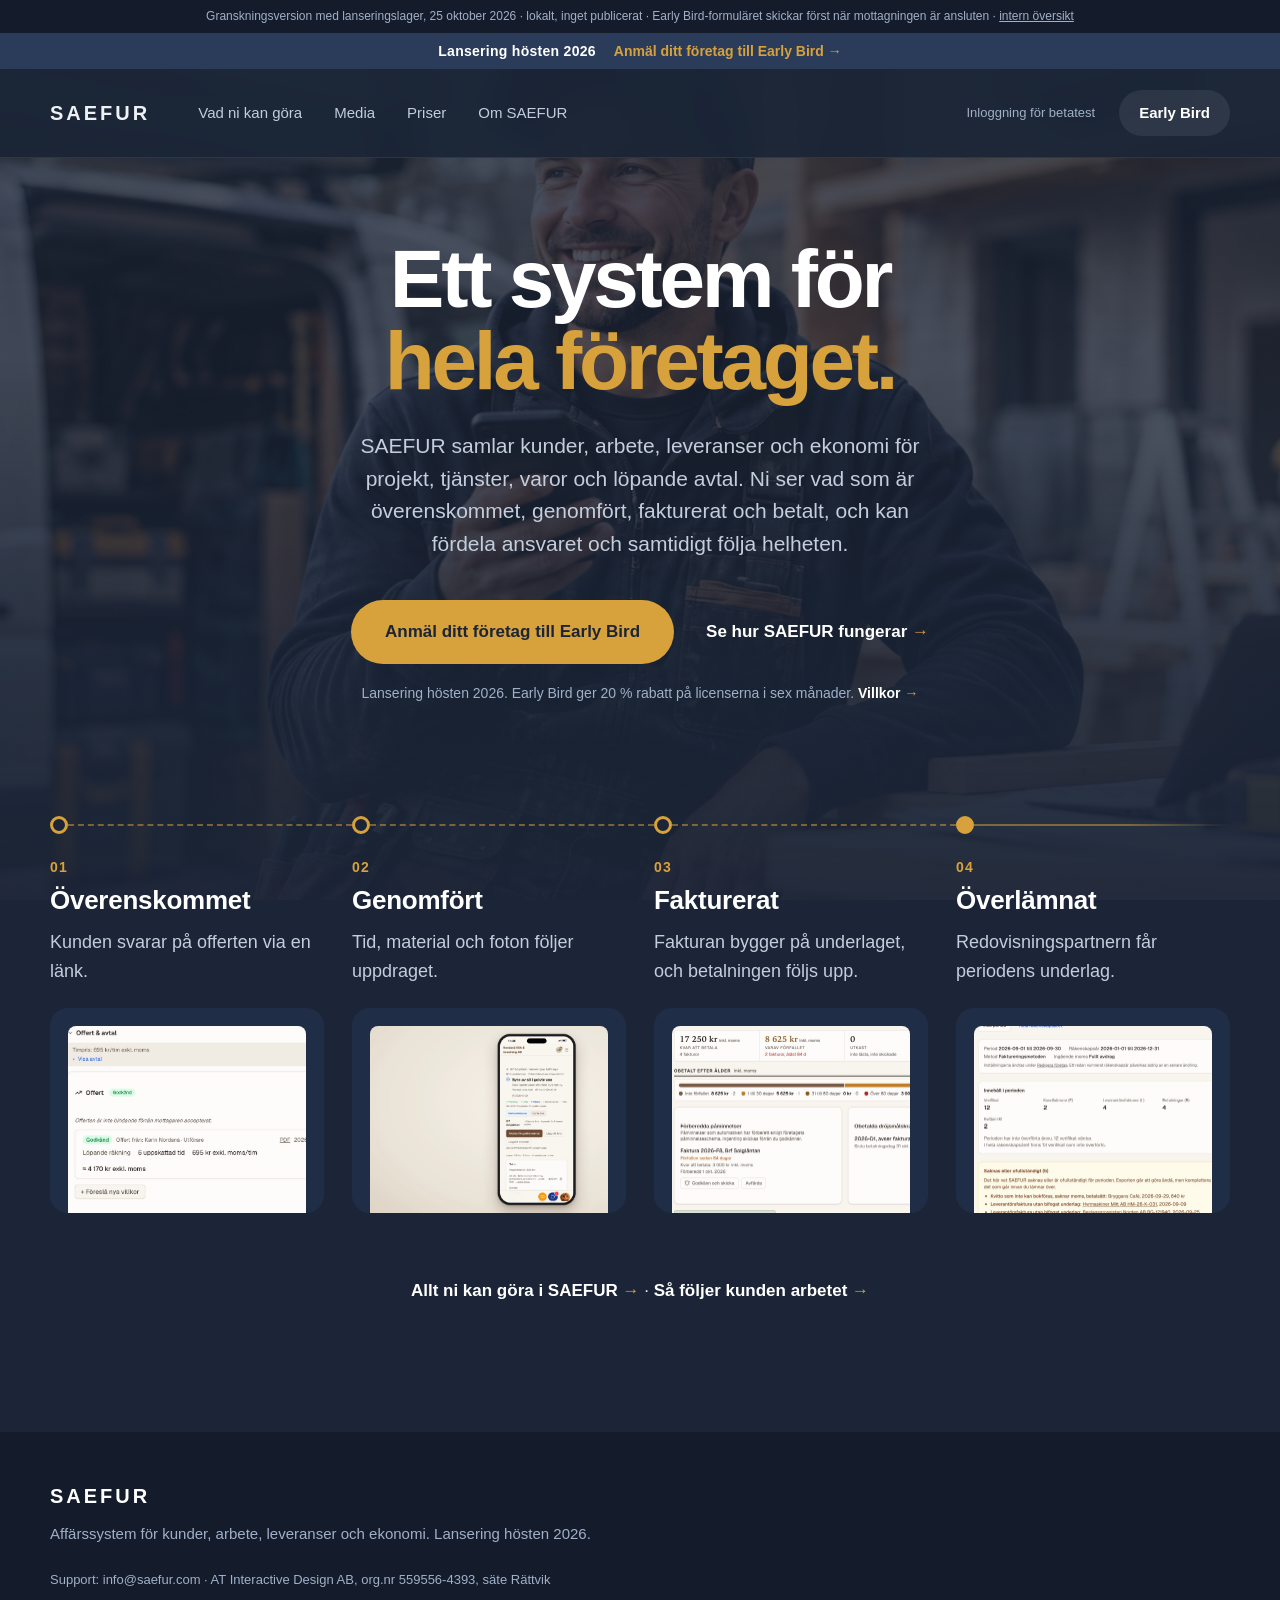
<file: lansering-2026-10-26/index.html>
<!doctype html>
<html lang="sv">
<head>
<meta charset="utf-8">
<meta name="viewport" content="width=device-width, initial-scale=1">
<title>SAEFUR | Ett system för hela företaget</title>
<link rel="stylesheet" href="site.css">
<link rel="stylesheet" href="lansering.css">
</head>
<body class="med-bakgrund">
<div class="bakgrund" aria-hidden="true"><img src="bilder/sit-ensam.jpg" alt="" class="aktiv" title="Hantverkare med telefonen vid servicebilen"><img src="bilder/sit-kundmote.jpg" alt="" title="Kundmöte utanför fastigheten"><img src="bilder/sit-lager.jpg" alt="" title="Plock i lagret"><img src="bilder/sit-projekt.jpg" alt="" title="Projektgenomgång över ritningen"><img src="bilder/sit-team.jpg" alt="" title="Teamet vid datorn"></div>
<div class="skissrad">Granskningsversion med lanseringslager, 25 oktober 2026 · lokalt, inget publicerat · Early Bird-formuläret skickar först när mottagningen är ansluten · <a href="intern.html">intern översikt</a></div>

<div class="lansering"><div class="wrap"><span>Lansering hösten 2026</span><a href="early-bird.html">Anmäl ditt företag till Early Bird</a></div></div>
<div class="huvudrad fast">
<header class="wrap head">
  <a class="brand" href="index.html">SAEFUR</a>
  <nav class="nav" aria-label="Huvudmeny"><a href="funktioner.html">Vad ni kan göra</a><a href="media.html">Media</a><a href="priser.html">Priser</a><a href="om.html">Om SAEFUR</a></nav>
  <div class="right">
    <a class="loggain pilot" href="https://saefur.com/sv/login">Inloggning för betatest</a>
    <a class="btn mjuk" href="early-bird.html">Early Bird</a>
    <details class="meny"><summary>Meny</summary>
      <div class="panel"><a href="funktioner.html">Vad ni kan göra</a><a href="media.html">Media</a><a href="priser.html">Priser</a><a href="om.html">Om SAEFUR</a><a href="early-bird.html">Early Bird</a><a href="https://saefur.com/sv/login">Inloggning för betatest</a></div>
    </details>
  </div>
</header>
</div>

<main>
<section class="hero">
  <div class="wrap hero-text">
    <h1>Ett system för<br><span>hela företaget.</span></h1>
    <p class="lead">SAEFUR samlar kunder, arbete, leveranser och ekonomi för projekt, tjänster, varor och löpande avtal. Ni ser vad som är överenskommet, genomfört, fakturerat och betalt, och kan fördela ansvaret och samtidigt följa helheten.</p>
    <div class="actions">
      <a class="btn stor" href="early-bird.html">Anmäl ditt företag till Early Bird</a>
      <a class="textlank" href="funktioner.html">Se hur SAEFUR fungerar</a>
    </div>
    <p class="mikro">Lansering hösten 2026. Early Bird ger 20 % rabatt på licenserna i sex månader. <a class="textlank" href="early-bird.html#villkor">Villkor</a></p>
  </div>
</section>

<section class="kedja" aria-label="Från överenskommelse till överlämnat underlag i fyra steg">
  <div class="wrap">
    <ol class="steg">
      <li>
        <span class="punkt" aria-hidden="true"></span>
        <p class="nr">01</p>
        <h2>Överenskommet</h2>
        <p class="kort">Kunden svarar på offerten via en länk.</p>
        <div class="bild"><img src="bilder/ut-lofte.jpg" alt="Offert markerad som godkänd, med timpris och uppskattat belopp"></div>
      </li>
      <li>
        <span class="punkt" aria-hidden="true"></span>
        <p class="nr">02</p>
        <h2>Genomfört</h2>
        <p class="kort">Tid, material och foton följer uppdraget.</p>
        <div class="bild"><img src="bilder/prod-telefon.jpg" alt="Ett uppdrag i telefonen med rapporterad tid, foton och material"></div>
      </li>
      <li>
        <span class="punkt" aria-hidden="true"></span>
        <p class="nr">03</p>
        <h2>Fakturerat</h2>
        <p class="kort">Fakturan bygger på underlaget, och betalningen följs upp.</p>
        <div class="bild"><img src="bilder/ut-betalt.jpg" alt="Fakturaöversikt med belopp kvar att betala och en påminnelse som väntar på godkännande"></div>
      </li>
      <li>
        <span class="punkt" aria-hidden="true"></span>
        <p class="nr">04</p>
        <h2>Överlämnat</h2>
        <p class="kort">Redovisningspartnern får periodens underlag.</p>
        <div class="bild"><img src="bilder/ut-overlamnat.jpg" alt="Perioden före överlämning, med listan över det som behöver kompletteras"></div>
      </li>
    </ol>
    <p class="vidare"><a class="textlank" href="funktioner.html">Allt ni kan göra i SAEFUR</a> · <a class="textlank" href="funktioner.html?p=sjalv&amp;g=kunden-gor-sin-del">Så följer kunden arbetet</a></p>
  </div>
</section>
</main>

<footer class="fot">
  <div class="wrap">
    <div class="rad">
      <div><span class="brand">SAEFUR</span>Affärssystem för kunder, arbete, leveranser och ekonomi. Lansering hösten 2026.</div>
    </div>
    <p class="liten">Support: info@saefur.com · AT Interactive Design AB, org.nr 559556-4393, säte Rättvik</p>
  </div>
</footer>
<script>
// Växlar bakgrundsbild var åttonde sekund. Står stilla om besökaren har bett om minskad rörelse.
(function () {
  var bilder = document.querySelectorAll('.bakgrund img');
  if (bilder.length < 2 || matchMedia('(prefers-reduced-motion: reduce)').matches) return;
  var i = 0;
  setInterval(function () {
    bilder[i].classList.remove('aktiv');
    i = (i + 1) % bilder.length;
    bilder[i].classList.add('aktiv');
  }, 8000);
})();
</script>
</body>
</html>
</file>
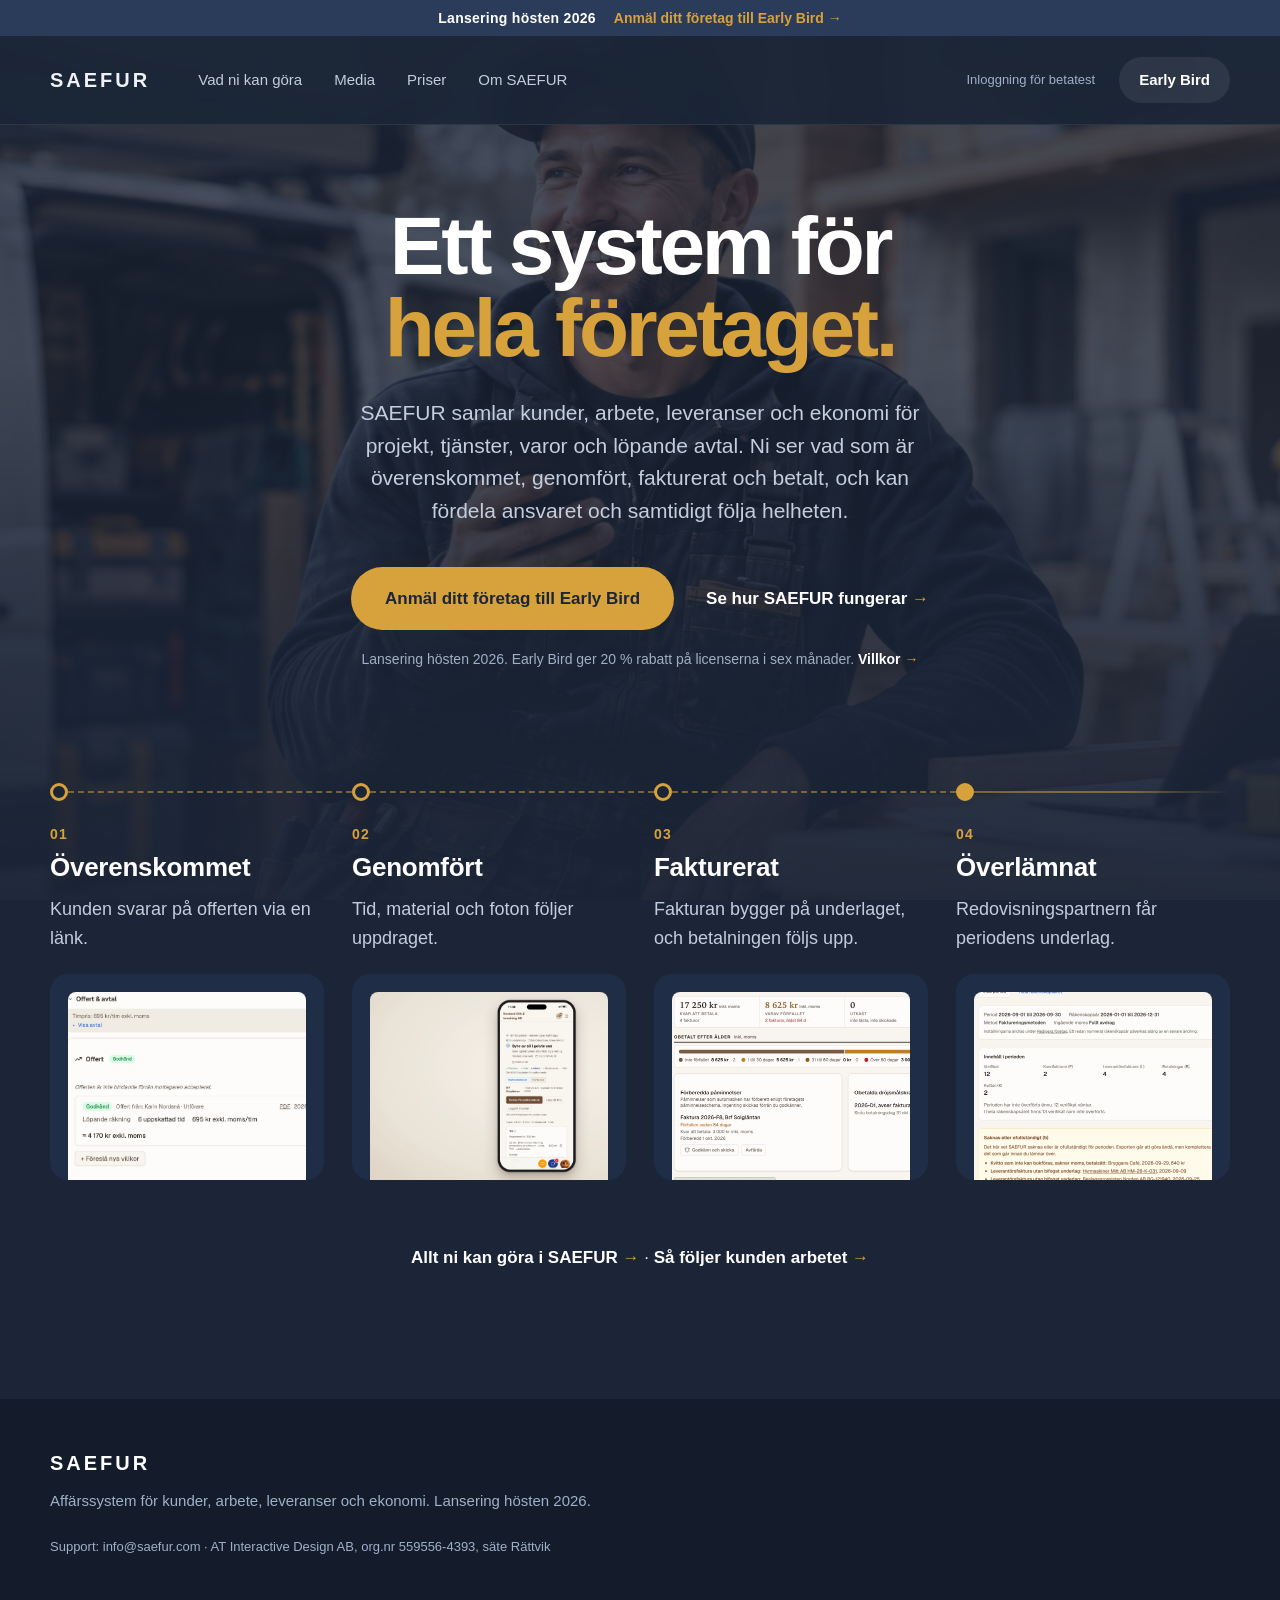
<file: publik-2026-10-26/index.html>
<!doctype html>
<html lang="sv">
<head>
<meta charset="utf-8">
<meta name="viewport" content="width=device-width, initial-scale=1">
<title>SAEFUR | Ett system för hela företaget</title>
<link rel="stylesheet" href="site.css">
<link rel="stylesheet" href="lansering.css">
</head>
<body class="med-bakgrund">
<div class="bakgrund" aria-hidden="true"><img src="bilder/sit-ensam.jpg" alt="" class="aktiv" title="Hantverkare med telefonen vid servicebilen"><img src="bilder/sit-kundmote.jpg" alt="" title="Kundmöte utanför fastigheten"><img src="bilder/sit-lager.jpg" alt="" title="Plock i lagret"><img src="bilder/sit-projekt.jpg" alt="" title="Projektgenomgång över ritningen"><img src="bilder/sit-team.jpg" alt="" title="Teamet vid datorn"></div>

<div class="lansering"><div class="wrap"><span>Lansering hösten 2026</span><a href="early-bird.html">Anmäl ditt företag till Early Bird</a></div></div>
<div class="huvudrad fast">
<header class="wrap head">
  <a class="brand" href="index.html">SAEFUR</a>
  <nav class="nav" aria-label="Huvudmeny"><a href="funktioner.html">Vad ni kan göra</a><a href="media.html">Media</a><a href="priser.html">Priser</a><a href="om.html">Om SAEFUR</a></nav>
  <div class="right">
    <a class="loggain pilot" href="https://saefur.com/sv/login">Inloggning för betatest</a>
    <a class="btn mjuk" href="early-bird.html">Early Bird</a>
    <details class="meny"><summary>Meny</summary>
      <div class="panel"><a href="funktioner.html">Vad ni kan göra</a><a href="media.html">Media</a><a href="priser.html">Priser</a><a href="om.html">Om SAEFUR</a><a href="early-bird.html">Early Bird</a><a href="https://saefur.com/sv/login">Inloggning för betatest</a></div>
    </details>
  </div>
</header>
</div>

<main>
<section class="hero">
  <div class="wrap hero-text">
    <h1>Ett system för<br><span>hela företaget.</span></h1>
    <p class="lead">SAEFUR samlar kunder, arbete, leveranser och ekonomi för projekt, tjänster, varor och löpande avtal. Ni ser vad som är överenskommet, genomfört, fakturerat och betalt, och kan fördela ansvaret och samtidigt följa helheten.</p>
    <div class="actions">
      <a class="btn stor" href="early-bird.html">Anmäl ditt företag till Early Bird</a>
      <a class="textlank" href="funktioner.html">Se hur SAEFUR fungerar</a>
    </div>
    <p class="mikro">Lansering hösten 2026. Early Bird ger 20 % rabatt på licenserna i sex månader. <a class="textlank" href="early-bird.html#villkor">Villkor</a></p>
  </div>
</section>

<section class="kedja" aria-label="Från överenskommelse till överlämnat underlag i fyra steg">
  <div class="wrap">
    <ol class="steg">
      <li>
        <span class="punkt" aria-hidden="true"></span>
        <p class="nr">01</p>
        <h2>Överenskommet</h2>
        <p class="kort">Kunden svarar på offerten via en länk.</p>
        <div class="bild"><img src="bilder/ut-lofte.jpg" alt="Offert markerad som godkänd, med timpris och uppskattat belopp"></div>
      </li>
      <li>
        <span class="punkt" aria-hidden="true"></span>
        <p class="nr">02</p>
        <h2>Genomfört</h2>
        <p class="kort">Tid, material och foton följer uppdraget.</p>
        <div class="bild"><img src="bilder/prod-telefon.jpg" alt="Ett uppdrag i telefonen med rapporterad tid, foton och material"></div>
      </li>
      <li>
        <span class="punkt" aria-hidden="true"></span>
        <p class="nr">03</p>
        <h2>Fakturerat</h2>
        <p class="kort">Fakturan bygger på underlaget, och betalningen följs upp.</p>
        <div class="bild"><img src="bilder/ut-betalt.jpg" alt="Fakturaöversikt med belopp kvar att betala och en påminnelse som väntar på godkännande"></div>
      </li>
      <li>
        <span class="punkt" aria-hidden="true"></span>
        <p class="nr">04</p>
        <h2>Överlämnat</h2>
        <p class="kort">Redovisningspartnern får periodens underlag.</p>
        <div class="bild"><img src="bilder/ut-overlamnat.jpg" alt="Perioden före överlämning, med listan över det som behöver kompletteras"></div>
      </li>
    </ol>
    <p class="vidare"><a class="textlank" href="funktioner.html">Allt ni kan göra i SAEFUR</a> · <a class="textlank" href="funktioner.html?p=sjalv&amp;g=kunden-gor-sin-del">Så följer kunden arbetet</a></p>
  </div>
</section>
</main>

<footer class="fot">
  <div class="wrap">
    <div class="rad">
      <div><span class="brand">SAEFUR</span>Affärssystem för kunder, arbete, leveranser och ekonomi. Lansering hösten 2026.</div>
    </div>
    <p class="liten">Support: info@saefur.com · AT Interactive Design AB, org.nr 559556-4393, säte Rättvik</p>
  </div>
</footer>
<script>
// Växlar bakgrundsbild var åttonde sekund. Står stilla om besökaren har bett om minskad rörelse.
(function () {
  var bilder = document.querySelectorAll('.bakgrund img');
  if (bilder.length < 2 || matchMedia('(prefers-reduced-motion: reduce)').matches) return;
  var i = 0;
  setInterval(function () {
    bilder[i].classList.remove('aktiv');
    i = (i + 1) % bilder.length;
    bilder[i].classList.add('aktiv');
  }, 8000);
})();
</script>
</body>
</html>
</file>
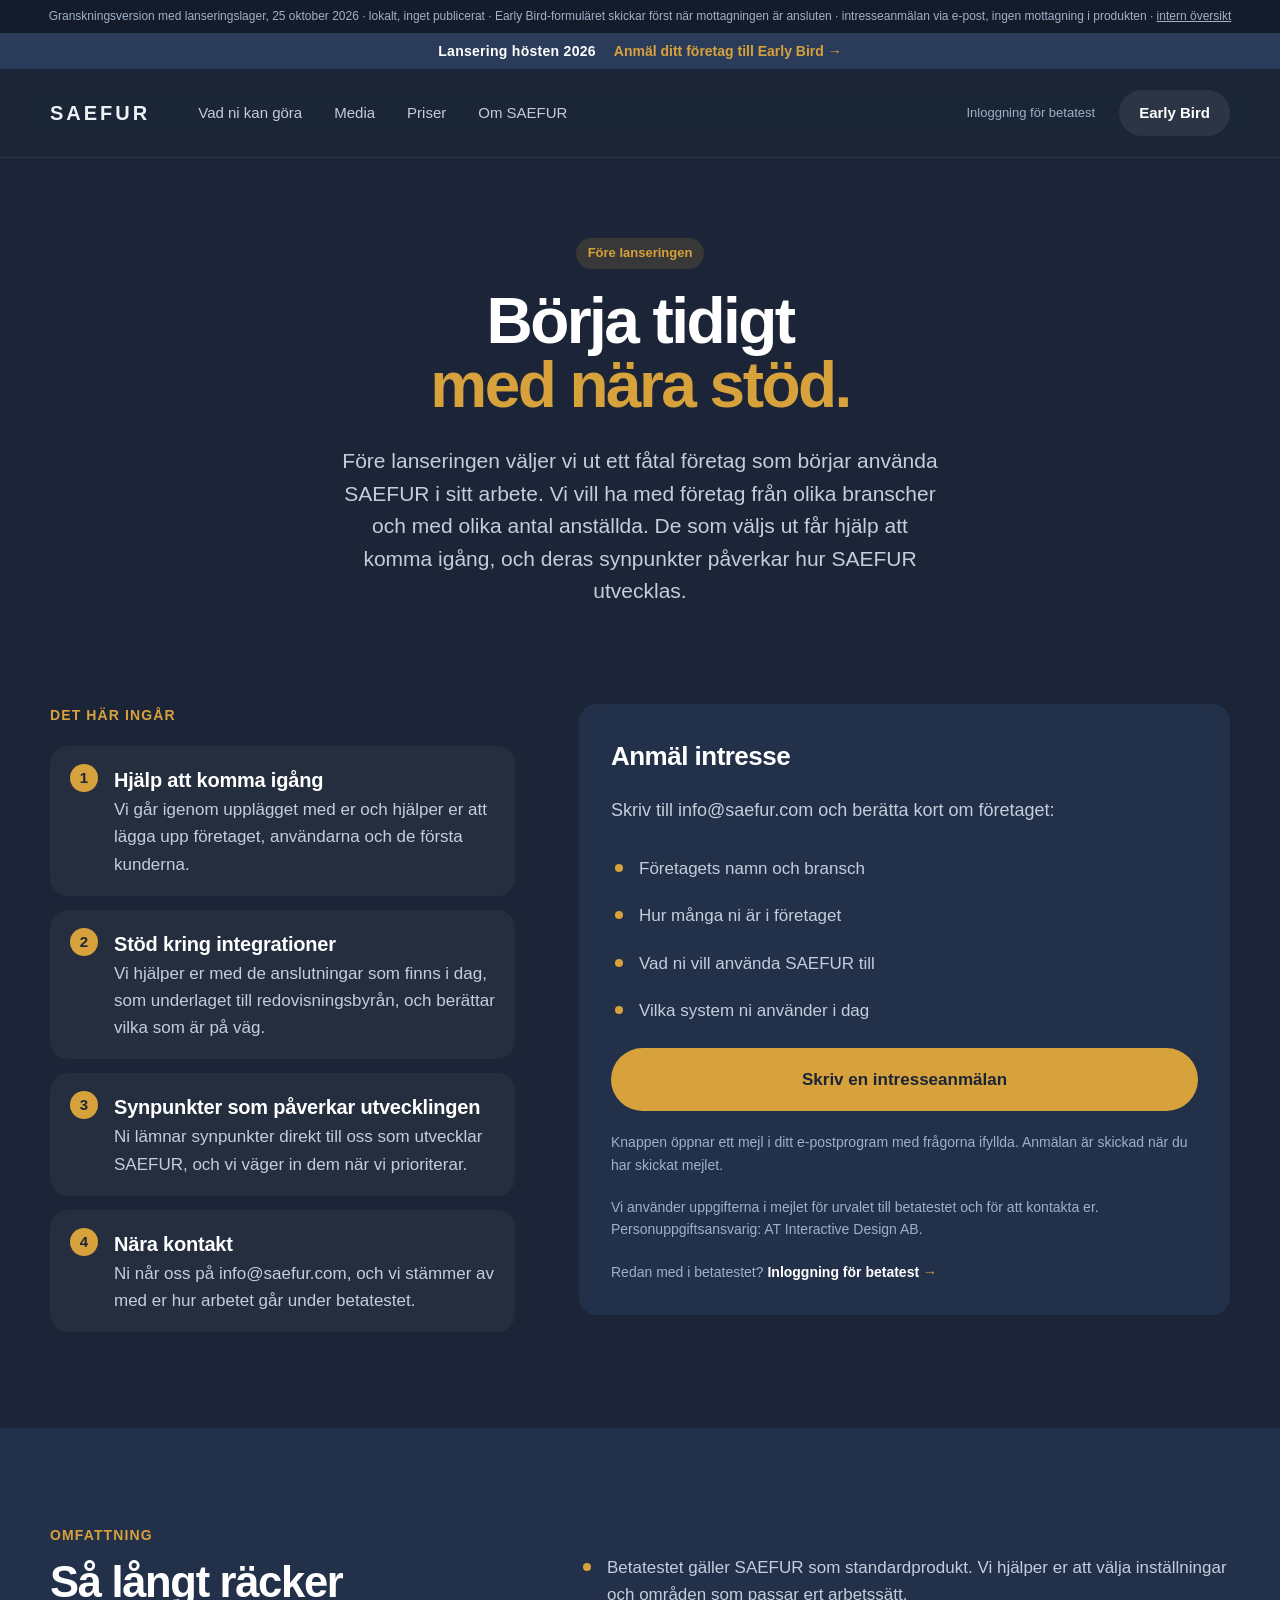
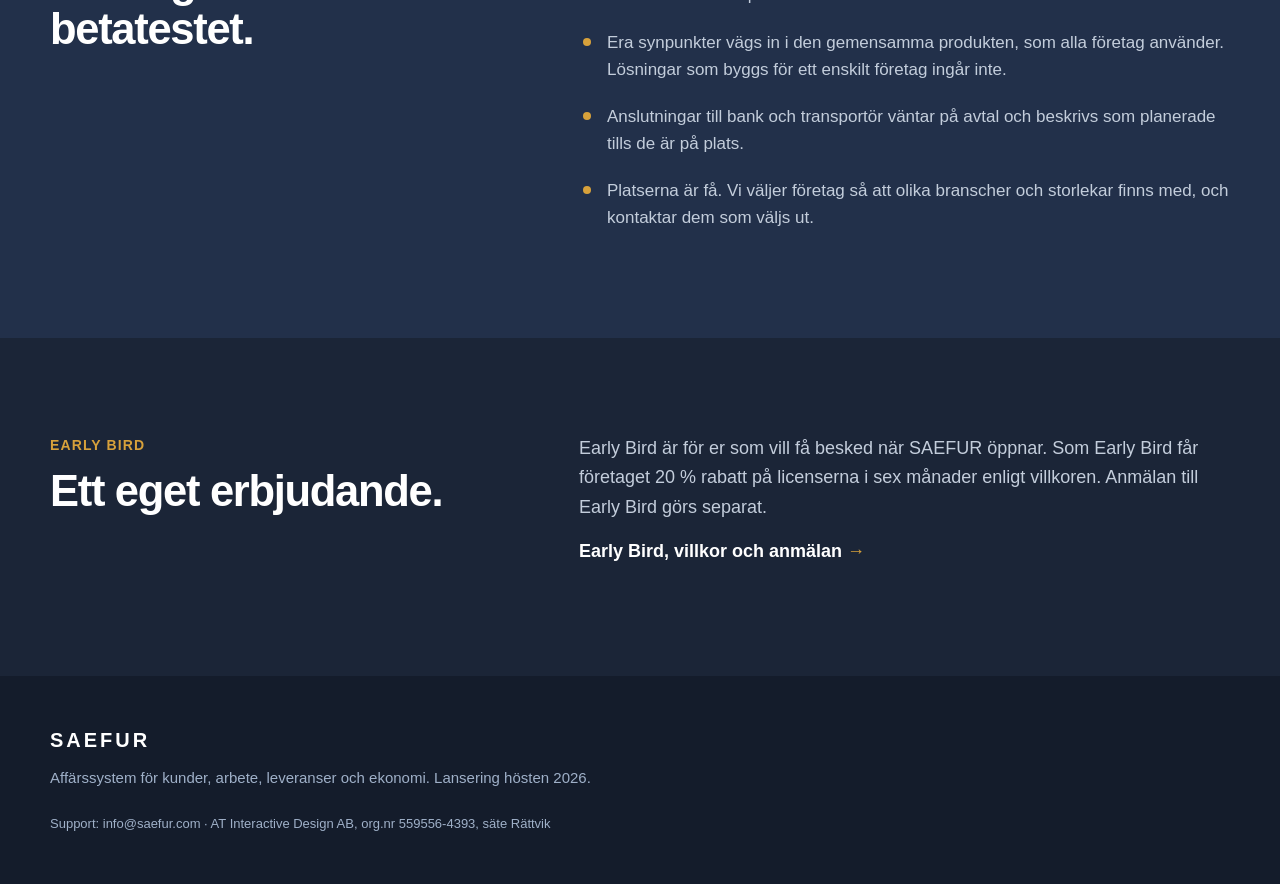
<file: lansering-2026-10-26/betatest.html>
<!doctype html>
<html lang="sv">
<head>
<meta charset="utf-8">
<meta name="viewport" content="width=device-width, initial-scale=1">
<title>Betatest | SAEFUR</title>
<link rel="stylesheet" href="site.css">
<link rel="stylesheet" href="lansering.css">
</head>
<body>
<div class="skissrad">Granskningsversion med lanseringslager, 25 oktober 2026 · lokalt, inget publicerat · Early Bird-formuläret skickar först när mottagningen är ansluten · intresseanmälan via e-post, ingen mottagning i produkten · <a href="intern.html">intern översikt</a></div>
<div class="lansering"><div class="wrap"><span>Lansering hösten 2026</span><a href="early-bird.html">Anmäl ditt företag till Early Bird</a></div></div>
<div class="huvudrad fast">
<header class="wrap head">
  <a class="brand" href="index.html">SAEFUR</a>
  <nav class="nav" aria-label="Huvudmeny"><a href="funktioner.html">Vad ni kan göra</a><a href="media.html">Media</a><a href="priser.html">Priser</a><a href="om.html">Om SAEFUR</a></nav>
  <div class="right">
    <a class="loggain pilot" href="https://saefur.com/sv/login">Inloggning för betatest</a>
    <a class="btn mjuk" href="early-bird.html">Early Bird</a>
    <details class="meny"><summary>Meny</summary>
      <div class="panel"><a href="funktioner.html">Vad ni kan göra</a><a href="media.html">Media</a><a href="priser.html">Priser</a><a href="om.html">Om SAEFUR</a><a href="early-bird.html">Early Bird</a><a href="https://saefur.com/sv/login">Inloggning för betatest</a></div>
    </details>
  </div>
</header>
</div>

<main>
<section class="hero sida">
  <div class="wrap hero-text">
    <span class="markning">Före lanseringen</span>
    <h1>Börja tidigt<br><span>med nära stöd.</span></h1>
    <p class="lead">Före lanseringen väljer vi ut ett fåtal företag som börjar använda SAEFUR i sitt arbete. Vi vill ha med företag från olika branscher och med olika antal anställda. De som väljs ut får hjälp att komma igång, och deras synpunkter påverkar hur SAEFUR utvecklas.</p>
  </div>
</section>

<section class="sektion">
  <div class="wrap eb-grid">
    <div>
      <p class="etikett">Det här ingår</p>
      <ol class="eb-tre"><li><b>Hjälp att komma igång</b><span>Vi går igenom upplägget med er och hjälper er att lägga upp företaget, användarna och de första kunderna.</span></li><li><b>Stöd kring integrationer</b><span>Vi hjälper er med de anslutningar som finns i dag, som underlaget till redovisningsbyrån, och berättar vilka som är på väg.</span></li><li><b>Synpunkter som påverkar utvecklingen</b><span>Ni lämnar synpunkter direkt till oss som utvecklar SAEFUR, och vi väger in dem när vi prioriterar.</span></li><li><b>Nära kontakt</b><span>Ni når oss på info@saefur.com, och vi stämmer av med er hur arbetet går under betatestet.</span></li></ol>
    </div>

    <div class="eb-form" id="anmal" role="region" aria-labelledby="bt-rubrik">
      <h2 id="bt-rubrik">Anmäl intresse</h2>
      <div class="eb-text">
        <p>Skriv till info@saefur.com och berätta kort om företaget:</p>
      </div>
      <ul class="lista"><li>Företagets namn och bransch</li><li>Hur många ni är i företaget</li><li>Vad ni vill använda SAEFUR till</li><li>Vilka system ni använder i dag</li></ul>
      <a class="btn stor" href="mailto:info@saefur.com?subject=Intresseanm%C3%A4lan%20till%20betatestet&body=Hej%20SAEFUR%2C%0A%0AVi%20vill%20anm%C3%A4la%20intresse%20f%C3%B6r%20betatestet.%0A%0AF%C3%B6retagets%20namn%3A%0ABransch%3A%0AAntal%20i%20f%C3%B6retaget%3A%0ADet%20vi%20vill%20anv%C3%A4nda%20SAEFUR%20till%3A%0ASystem%20vi%20anv%C3%A4nder%20i%20dag%3A%0AKontaktperson%20och%20telefon%3A%0A">Skriv en intresseanmälan</a>
      <p class="mikro">Knappen öppnar ett mejl i ditt e-postprogram med frågorna ifyllda. Anmälan är skickad när du har skickat mejlet.</p>
      <p class="mikro">Vi använder uppgifterna i mejlet för urvalet till betatestet och för att kontakta er. Personuppgiftsansvarig: AT Interactive Design AB.</p>
      <p class="mikro">Redan med i betatestet? <a class="textlank" href="https://saefur.com/sv/login">Inloggning för betatest</a></p>
    </div>
  </div>
</section>

<section class="sektion band" id="omfattning">
  <div class="wrap eb-grid">
    <div>
      <p class="etikett">Omfattning</p>
      <h2 class="rubrik">Så långt räcker betatestet.</h2>
    </div>
    <ul class="lista"><li>Betatestet gäller SAEFUR som standardprodukt. Vi hjälper er att välja inställningar och områden som passar ert arbetssätt.</li><li>Era synpunkter vägs in i den gemensamma produkten, som alla företag använder. Lösningar som byggs för ett enskilt företag ingår inte.</li><li>Anslutningar till bank och transportör väntar på avtal och beskrivs som planerade tills de är på plats.</li><li>Platserna är få. Vi väljer företag så att olika branscher och storlekar finns med, och kontaktar dem som väljs ut.</li></ul>
  </div>
</section>

<section class="sektion" id="early-bird">
  <div class="wrap eb-grid">
    <div>
      <p class="etikett">Early Bird</p>
      <h2 class="rubrik">Ett eget erbjudande.</h2>
    </div>
    <div class="eb-text">
      <p>Early Bird är för er som vill få besked när SAEFUR öppnar. Som Early Bird får företaget 20 % rabatt på licenserna i sex månader enligt villkoren. Anmälan till Early Bird görs separat.</p>
      <p><a class="textlank" href="early-bird.html">Early Bird, villkor och anmälan</a></p>
    </div>
  </div>
</section>
</main>

<footer class="fot">
  <div class="wrap">
    <div class="rad">
      <div><span class="brand">SAEFUR</span>Affärssystem för kunder, arbete, leveranser och ekonomi. Lansering hösten 2026.</div>
    </div>
    <p class="liten">Support: info@saefur.com · AT Interactive Design AB, org.nr 559556-4393, säte Rättvik</p>
  </div>
</footer>
</body>
</html>
</file>
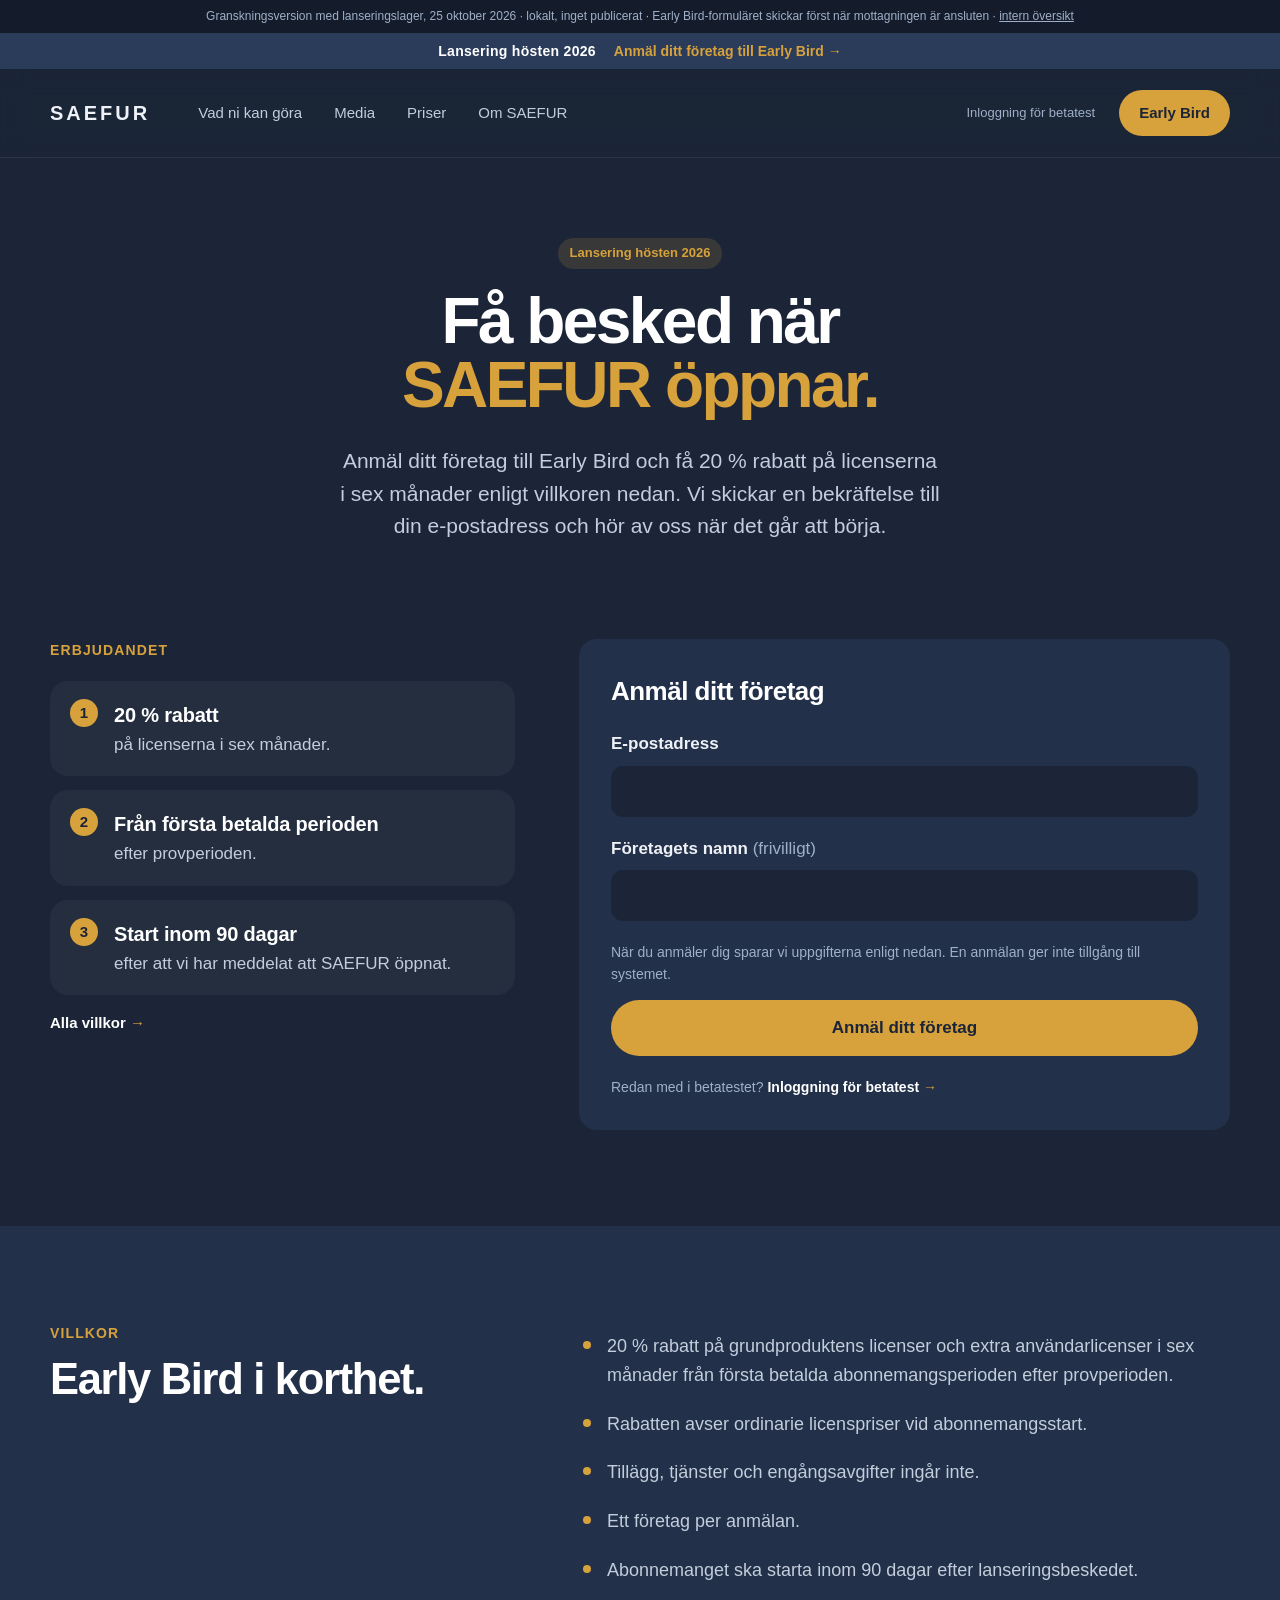
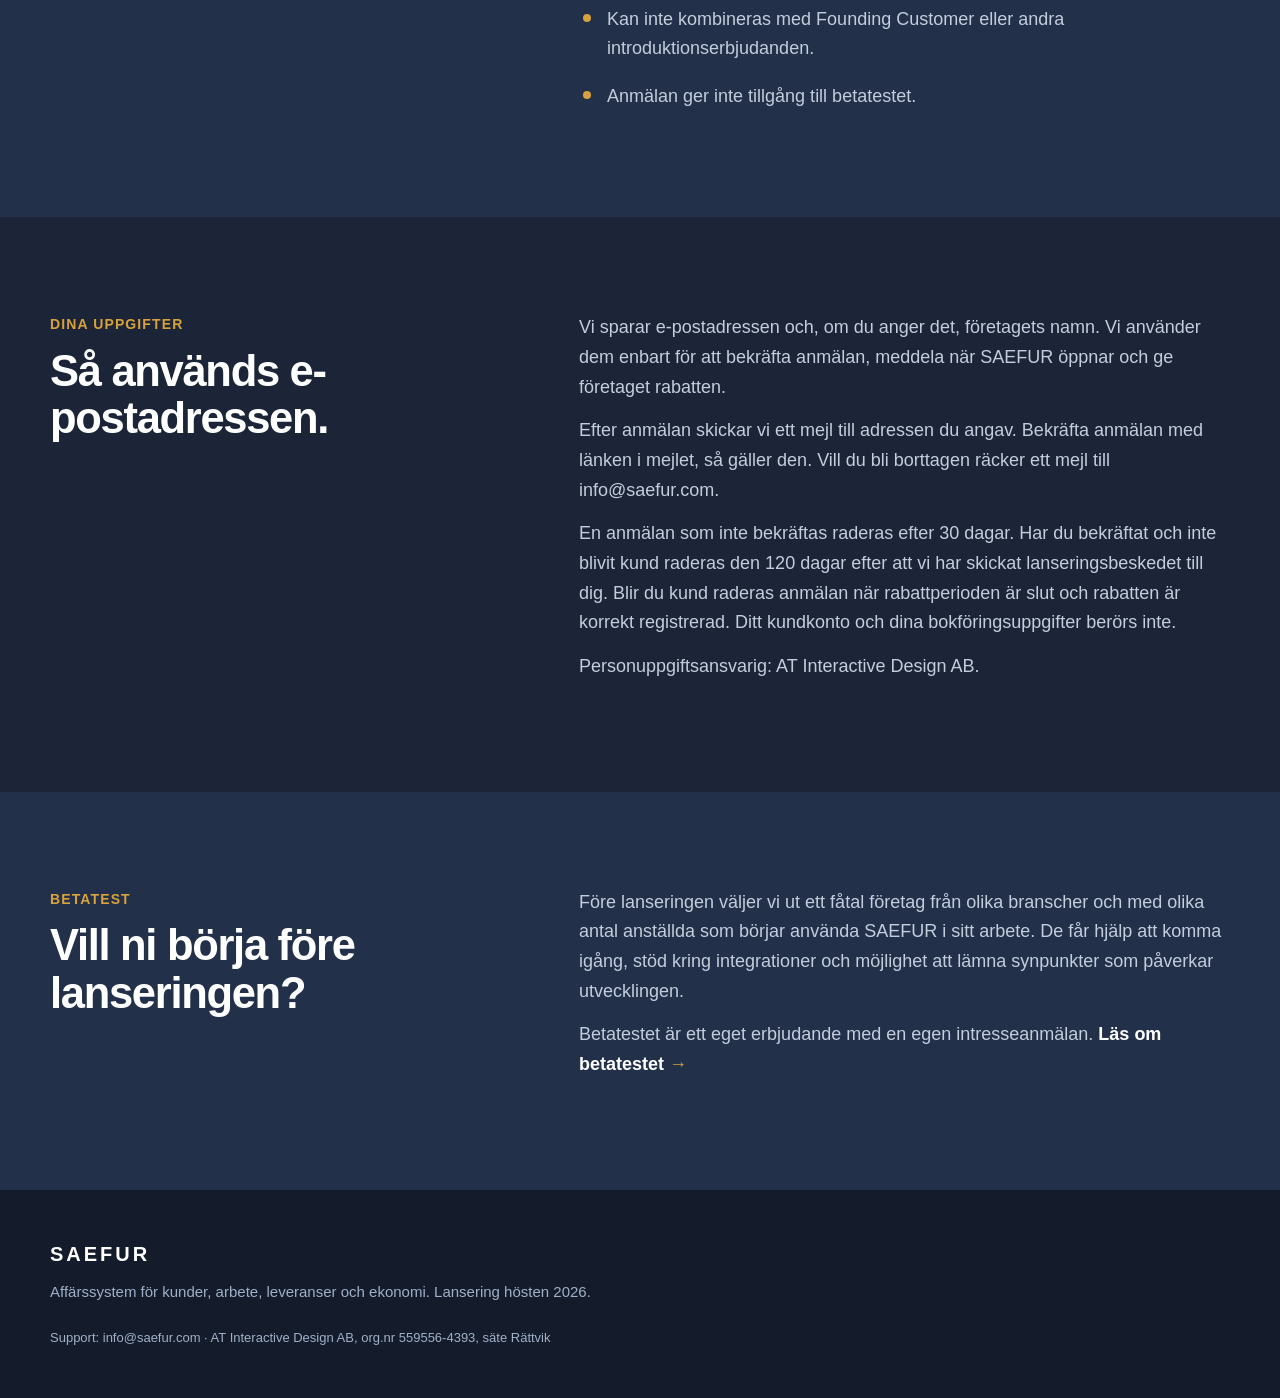
<file: lansering-2026-10-26/early-bird.html>
<!doctype html>
<html lang="sv">
<head>
<meta charset="utf-8">
<meta name="viewport" content="width=device-width, initial-scale=1">
<title>Early Bird | SAEFUR</title>
<link rel="stylesheet" href="site.css">
<link rel="stylesheet" href="lansering.css">
</head>
<body>
<div class="skissrad">Granskningsversion med lanseringslager, 25 oktober 2026 · lokalt, inget publicerat · Early Bird-formuläret skickar först när mottagningen är ansluten · <a href="intern.html">intern översikt</a></div>
<div class="lansering"><div class="wrap"><span>Lansering hösten 2026</span><a href="early-bird.html">Anmäl ditt företag till Early Bird</a></div></div>
<div class="huvudrad fast">
<header class="wrap head">
  <a class="brand" href="index.html">SAEFUR</a>
  <nav class="nav" aria-label="Huvudmeny"><a href="funktioner.html">Vad ni kan göra</a><a href="media.html">Media</a><a href="priser.html">Priser</a><a href="om.html">Om SAEFUR</a></nav>
  <div class="right">
    <a class="loggain pilot" href="https://saefur.com/sv/login">Inloggning för betatest</a>
    <a class="btn mjuk" href="early-bird.html" aria-current="page">Early Bird</a>
    <details class="meny"><summary>Meny</summary>
      <div class="panel"><a href="funktioner.html">Vad ni kan göra</a><a href="media.html">Media</a><a href="priser.html">Priser</a><a href="om.html">Om SAEFUR</a><a href="early-bird.html">Early Bird</a><a href="https://saefur.com/sv/login">Inloggning för betatest</a></div>
    </details>
  </div>
</header>
</div>

<main>
<section class="hero sida">
  <div class="wrap hero-text">
    <span class="markning">Lansering hösten 2026</span>
    <h1>Få besked när<br><span>SAEFUR öppnar.</span></h1>
    <p class="lead">Anmäl ditt företag till Early Bird och få 20 % rabatt på licenserna i sex månader enligt villkoren nedan. Vi skickar en bekräftelse till din e-postadress och hör av oss när det går att börja.</p>
  </div>
</section>

<section class="sektion">
  <div class="wrap eb-grid">
    <div>
      <p class="etikett">Erbjudandet</p>
      <ol class="eb-tre">
        <li><b>20 % rabatt</b><span>på licenserna i sex månader.</span></li>
        <li><b>Från första betalda perioden</b><span>efter provperioden.</span></li>
        <li><b>Start inom 90 dagar</b><span>efter att vi har meddelat att SAEFUR öppnat.</span></li>
      </ol>
      <p class="not"><a class="textlank" href="#villkor">Alla villkor</a></p>
    </div>

    <form class="eb-form" id="eb-form" novalidate aria-labelledby="eb-rubrik">
      <h2 id="eb-rubrik">Anmäl ditt företag</h2>
      <p class="eb-ej-ansluten" id="eb-ej-ansluten" hidden>Anmälan är inte ansluten ännu. Formuläret skickar ingenting och ingenting sparas förrän mottagningen är på plats.</p>
      <div class="eb-falt">
        <label for="eb-epost">E-postadress</label>
        <input id="eb-epost" name="email" type="email" autocomplete="email" inputmode="email" required maxlength="254">
        <p class="eb-fel" id="eb-epost-fel" role="alert" hidden></p>
      </div>
      <div class="eb-falt">
        <label for="eb-foretag">Företagets namn <span class="frivilligt">(frivilligt)</span></label>
        <input id="eb-foretag" name="company" type="text" autocomplete="organization" maxlength="200">
      </div>
      <div class="eb-falt eb-fang" aria-hidden="true">
        <label for="eb-webb">Lämna tomt</label>
        <input id="eb-webb" name="website" type="text" tabindex="-1" autocomplete="off">
      </div>
      <p class="mikro eb-samtycke-text">När du anmäler dig sparar vi uppgifterna enligt nedan. En anmälan ger inte tillgång till systemet.</p>
      <button class="btn stor" type="submit" id="eb-skicka">Anmäl ditt företag</button>
      <div class="eb-status" id="eb-status" role="status" aria-live="polite" tabindex="-1" hidden></div>
      <p class="mikro">Redan med i betatestet? <a class="textlank" href="https://saefur.com/sv/login">Inloggning för betatest</a></p>
    </form>
  </div>
</section>

<section class="sektion band" id="villkor">
  <div class="wrap eb-grid">
    <div>
      <p class="etikett">Villkor</p>
      <h2 class="rubrik">Early Bird i korthet.</h2>
    </div>
    <ul class="lista villkor"><li>20 % rabatt på grundproduktens licenser och extra användarlicenser i sex månader från första betalda abonnemangsperioden efter provperioden.</li><li>Rabatten avser ordinarie licenspriser vid abonnemangsstart.</li><li>Tillägg, tjänster och engångsavgifter ingår inte.</li><li>Ett företag per anmälan.</li><li>Abonnemanget ska starta inom 90 dagar efter lanseringsbeskedet.</li><li>Kan inte kombineras med Founding Customer eller andra introduktionserbjudanden.</li><li>Anmälan ger inte tillgång till betatestet.</li></ul>
  </div>
</section>

<section class="sektion" id="uppgifter">
  <div class="wrap eb-grid">
    <div>
      <p class="etikett">Dina uppgifter</p>
      <h2 class="rubrik">Så används e-postadressen.</h2>
    </div>
    <div class="eb-text">
      <p>Vi sparar e-postadressen och, om du anger det, företagets namn. Vi använder dem enbart för att bekräfta anmälan, meddela när SAEFUR öppnar och ge företaget rabatten.</p>
      <p>Efter anmälan skickar vi ett mejl till adressen du angav. Bekräfta anmälan med länken i mejlet, så gäller den. Vill du bli borttagen räcker ett mejl till info@saefur.com.</p>
      <p><span data-p="gallring">En anmälan som inte bekräftas raderas efter 30 dagar. Har du bekräftat och inte blivit kund raderas den 120 dagar efter att vi har skickat lanseringsbeskedet till dig. Blir du kund raderas anmälan när rabattperioden är slut och rabatten är korrekt registrerad. Ditt kundkonto och dina bokföringsuppgifter berörs inte.</span></p>
      <p class="not">Personuppgiftsansvarig: AT Interactive Design AB.</p>
    </div>
  </div>
</section>

<section class="sektion band" id="betatest">
  <div class="wrap eb-grid">
    <div>
      <p class="etikett">Betatest</p>
      <h2 class="rubrik">Vill ni börja före lanseringen?</h2>
    </div>
    <div class="eb-text">
      <p>Före lanseringen väljer vi ut ett fåtal företag från olika branscher och med olika antal anställda som börjar använda SAEFUR i sitt arbete. De får hjälp att komma igång, stöd kring integrationer och möjlighet att lämna synpunkter som påverkar utvecklingen.</p>
      <p>Betatestet är ett eget erbjudande med en egen intresseanmälan. <a class="textlank" href="betatest.html">Läs om betatestet</a></p>
    </div>
  </div>
</section>
</main>

<footer class="fot">
  <div class="wrap">
    <div class="rad">
      <div><span class="brand">SAEFUR</span>Affärssystem för kunder, arbete, leveranser och ekonomi. Lansering hösten 2026.</div>
    </div>
    <p class="liten">Support: info@saefur.com · AT Interactive Design AB, org.nr 559556-4393, säte Rättvik</p>
  </div>
</footer>
<script id="data" type="application/json">{"mottagning": "/api/early-bird"}</script>
<script src="early-bird.js"></script>
</body>
</html>
</file>
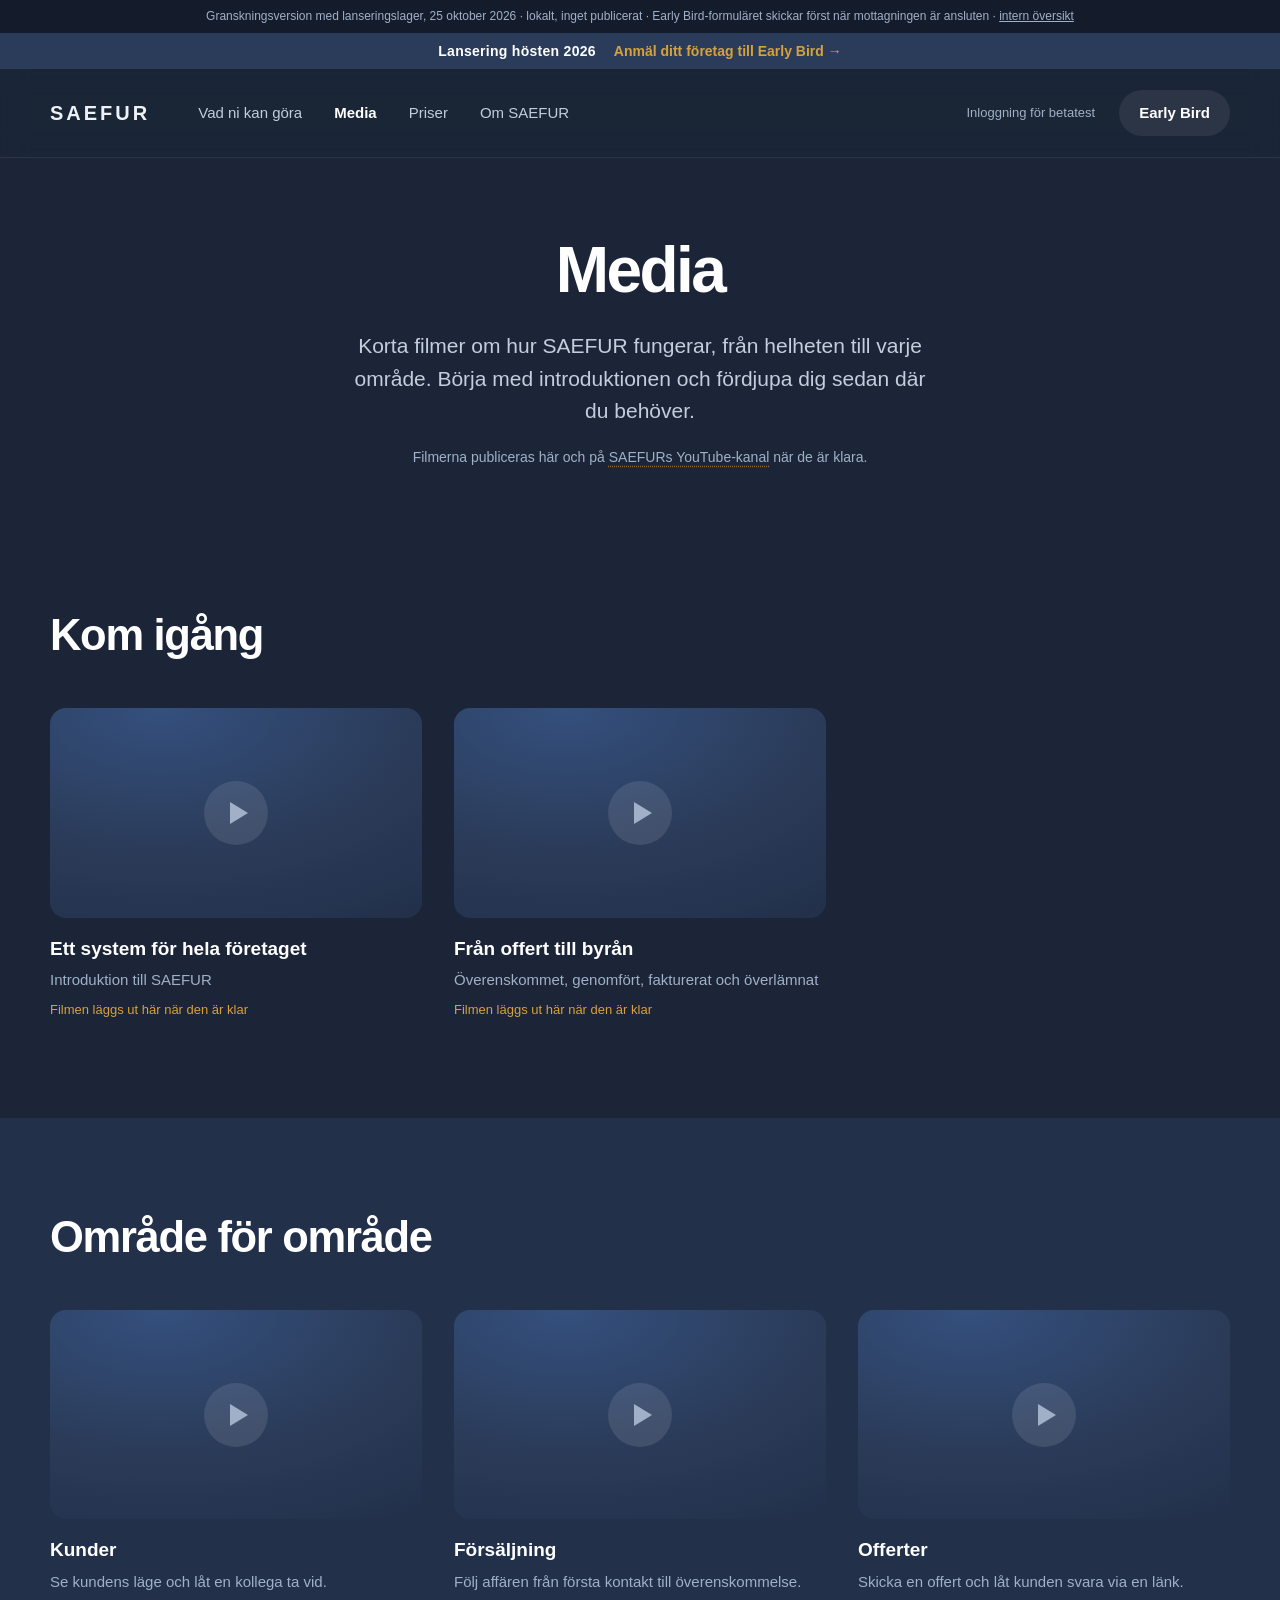
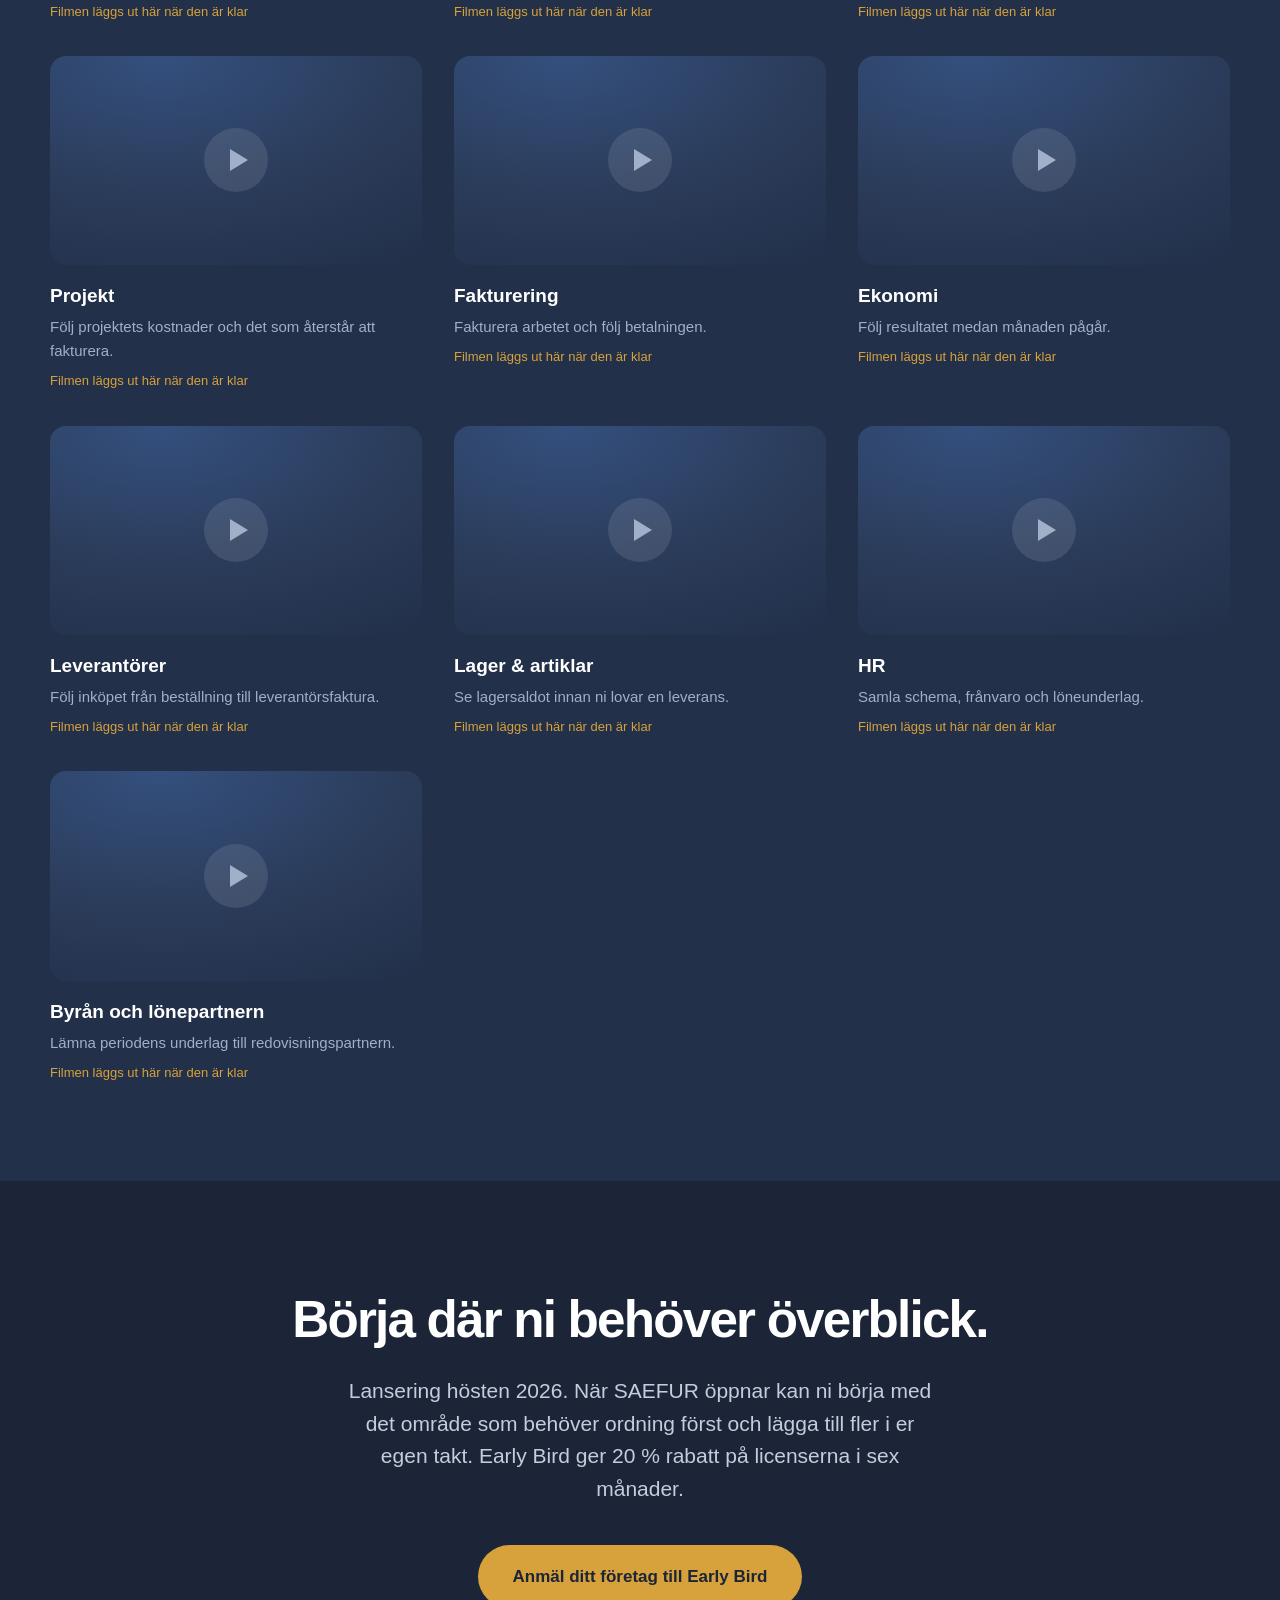
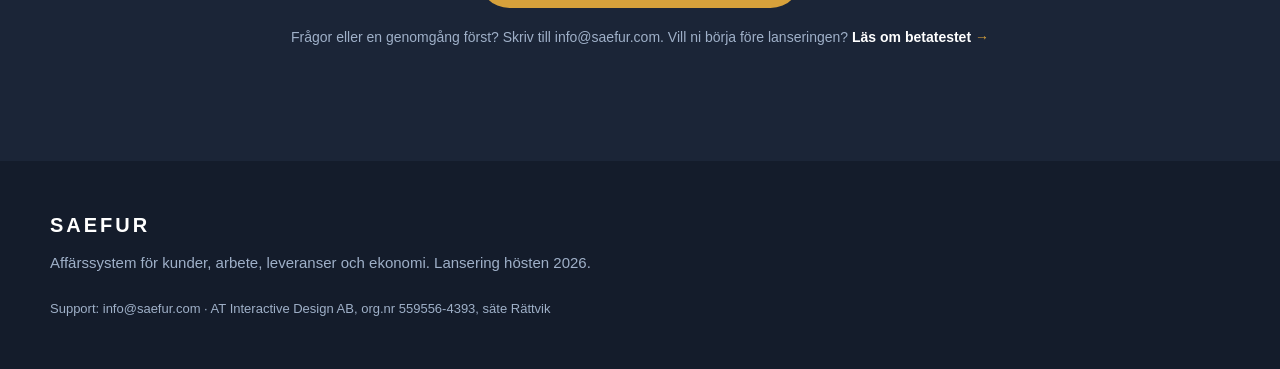
<file: lansering-2026-10-26/media.html>
<!doctype html>
<html lang="sv">
<head>
<meta charset="utf-8">
<meta name="viewport" content="width=device-width, initial-scale=1">
<title>Media | SAEFUR</title>
<link rel="stylesheet" href="site.css">
<link rel="stylesheet" href="lansering.css">
</head>
<body>
<div class="skissrad">Granskningsversion med lanseringslager, 25 oktober 2026 · lokalt, inget publicerat · Early Bird-formuläret skickar först när mottagningen är ansluten · <a href="intern.html">intern översikt</a></div>

<div class="lansering"><div class="wrap"><span>Lansering hösten 2026</span><a href="early-bird.html">Anmäl ditt företag till Early Bird</a></div></div>
<div class="huvudrad fast">
<header class="wrap head">
  <a class="brand" href="index.html">SAEFUR</a>
  <nav class="nav" aria-label="Huvudmeny"><a href="funktioner.html">Vad ni kan göra</a><a href="media.html" aria-current="page">Media</a><a href="priser.html">Priser</a><a href="om.html">Om SAEFUR</a></nav>
  <div class="right">
    <a class="loggain pilot" href="https://saefur.com/sv/login">Inloggning för betatest</a>
    <a class="btn mjuk" href="early-bird.html">Early Bird</a>
    <details class="meny"><summary>Meny</summary>
      <div class="panel"><a href="funktioner.html">Vad ni kan göra</a><a href="media.html">Media</a><a href="priser.html">Priser</a><a href="om.html">Om SAEFUR</a><a href="early-bird.html">Early Bird</a><a href="https://saefur.com/sv/login">Inloggning för betatest</a></div>
    </details>
  </div>
</header>
</div>

<main>
<section class="hero sida">
  <div class="wrap hero-text">
    <h1>Media</h1>
    <p class="lead">Korta filmer om hur SAEFUR fungerar, från helheten till varje område. Börja med introduktionen och fördjupa dig sedan där du behöver.</p>
    <p class="mikro">Filmerna publiceras här och på <span class="bekrafta">SAEFURs YouTube-kanal</span> när de är klara.</p>
  </div>
</section>
<div style="height:48px"></div>

<section class="sektion">
  <div class="wrap">
    <h2 class="rubrik">Kom igång</h2>
    <div class="filmer"><figure class="film"><div class="yta vantar"><span class="spela" aria-hidden="true"></span></div><figcaption><h3>Ett system för hela företaget</h3><p>Introduktion till SAEFUR</p><span class="status">Filmen läggs ut här när den är klar</span></figcaption></figure><figure class="film"><div class="yta vantar"><span class="spela" aria-hidden="true"></span></div><figcaption><h3>Från offert till byrån</h3><p>Överenskommet, genomfört, fakturerat och överlämnat</p><span class="status">Filmen läggs ut här när den är klar</span></figcaption></figure></div>
  </div>
</section>
<section class="sektion band">
  <div class="wrap">
    <h2 class="rubrik">Område för område</h2>
    <div class="filmer"><figure class="film"><div class="yta vantar"><span class="spela" aria-hidden="true"></span></div><figcaption><h3>Kunder</h3><p>Se kundens läge och låt en kollega ta vid.</p><span class="status">Filmen läggs ut här när den är klar</span></figcaption></figure><figure class="film"><div class="yta vantar"><span class="spela" aria-hidden="true"></span></div><figcaption><h3>Försäljning</h3><p>Följ affären från första kontakt till överenskommelse.</p><span class="status">Filmen läggs ut här när den är klar</span></figcaption></figure><figure class="film"><div class="yta vantar"><span class="spela" aria-hidden="true"></span></div><figcaption><h3>Offerter</h3><p>Skicka en offert och låt kunden svara via en länk.</p><span class="status">Filmen läggs ut här när den är klar</span></figcaption></figure><figure class="film"><div class="yta vantar"><span class="spela" aria-hidden="true"></span></div><figcaption><h3>Projekt</h3><p>Följ projektets kostnader och det som återstår att fakturera.</p><span class="status">Filmen läggs ut här när den är klar</span></figcaption></figure><figure class="film"><div class="yta vantar"><span class="spela" aria-hidden="true"></span></div><figcaption><h3>Fakturering</h3><p>Fakturera arbetet och följ betalningen.</p><span class="status">Filmen läggs ut här när den är klar</span></figcaption></figure><figure class="film"><div class="yta vantar"><span class="spela" aria-hidden="true"></span></div><figcaption><h3>Ekonomi</h3><p>Följ resultatet medan månaden pågår.</p><span class="status">Filmen läggs ut här när den är klar</span></figcaption></figure><figure class="film"><div class="yta vantar"><span class="spela" aria-hidden="true"></span></div><figcaption><h3>Leverantörer</h3><p>Följ inköpet från beställning till leverantörsfaktura.</p><span class="status">Filmen läggs ut här när den är klar</span></figcaption></figure><figure class="film"><div class="yta vantar"><span class="spela" aria-hidden="true"></span></div><figcaption><h3>Lager &amp; artiklar</h3><p>Se lagersaldot innan ni lovar en leverans.</p><span class="status">Filmen läggs ut här när den är klar</span></figcaption></figure><figure class="film"><div class="yta vantar"><span class="spela" aria-hidden="true"></span></div><figcaption><h3>HR</h3><p>Samla schema, frånvaro och löneunderlag.</p><span class="status">Filmen läggs ut här när den är klar</span></figcaption></figure><figure class="film"><div class="yta vantar"><span class="spela" aria-hidden="true"></span></div><figcaption><h3>Byrån och lönepartnern</h3><p>Lämna periodens underlag till redovisningspartnern.</p><span class="status">Filmen läggs ut här när den är klar</span></figcaption></figure></div>
  </div>
</section>
<section class="avslut">
  <div class="wrap">
    <h2>Börja där ni behöver överblick.</h2>
    <p class="lead" style="margin-left:auto;margin-right:auto">Lansering hösten 2026. När SAEFUR öppnar kan ni börja med det område som behöver ordning först och lägga till fler i er egen takt. Early Bird ger 20 % rabatt på licenserna i sex månader.</p>
    <div class="actions"><a class="btn stor" href="early-bird.html">Anmäl ditt företag till Early Bird</a></div>
    <p class="mikro">Frågor eller en genomgång först? Skriv till info@saefur.com. Vill ni börja före lanseringen? <a class="textlank" href="betatest.html">Läs om betatestet</a></p>
  </div>
</section>
</main>

<footer class="fot">
  <div class="wrap">
    <div class="rad">
      <div><span class="brand">SAEFUR</span>Affärssystem för kunder, arbete, leveranser och ekonomi. Lansering hösten 2026.</div>
    </div>
    <p class="liten">Support: info@saefur.com · AT Interactive Design AB, org.nr 559556-4393, säte Rättvik</p>
  </div>
</footer>
<script>
// Laddar YouTube först när besökaren klickar, via youtube-nocookie.
document.querySelectorAll('.yta[data-youtube]').forEach(function (knapp) {
  knapp.addEventListener('click', function () {
    var f = document.createElement('iframe');
    f.src = 'https://www.youtube-nocookie.com/embed/' + knapp.dataset.youtube + '?autoplay=1&rel=0';
    f.allow = 'autoplay; encrypted-media; picture-in-picture';
    f.allowFullscreen = true;
    f.title = knapp.getAttribute('aria-label');
    knapp.replaceChildren(f);
  });
});
</script>
</body>
</html>
</file>
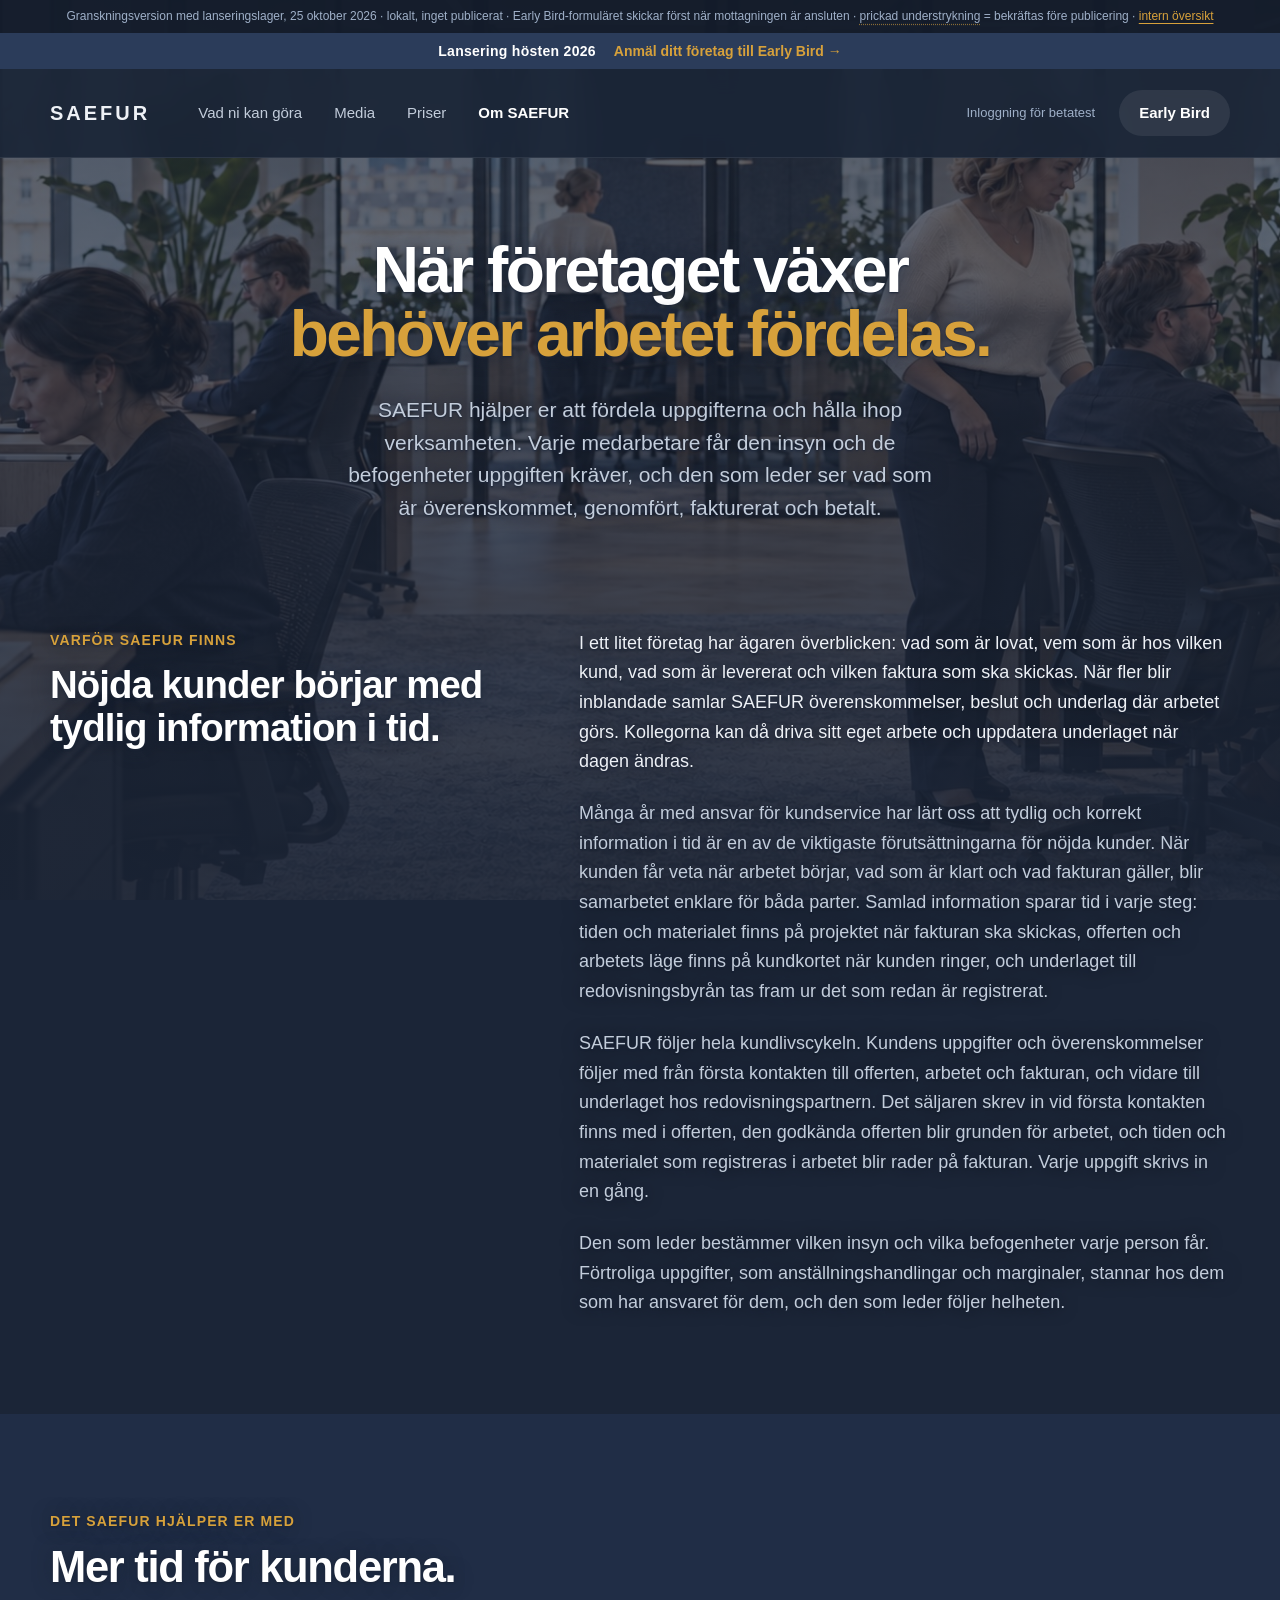
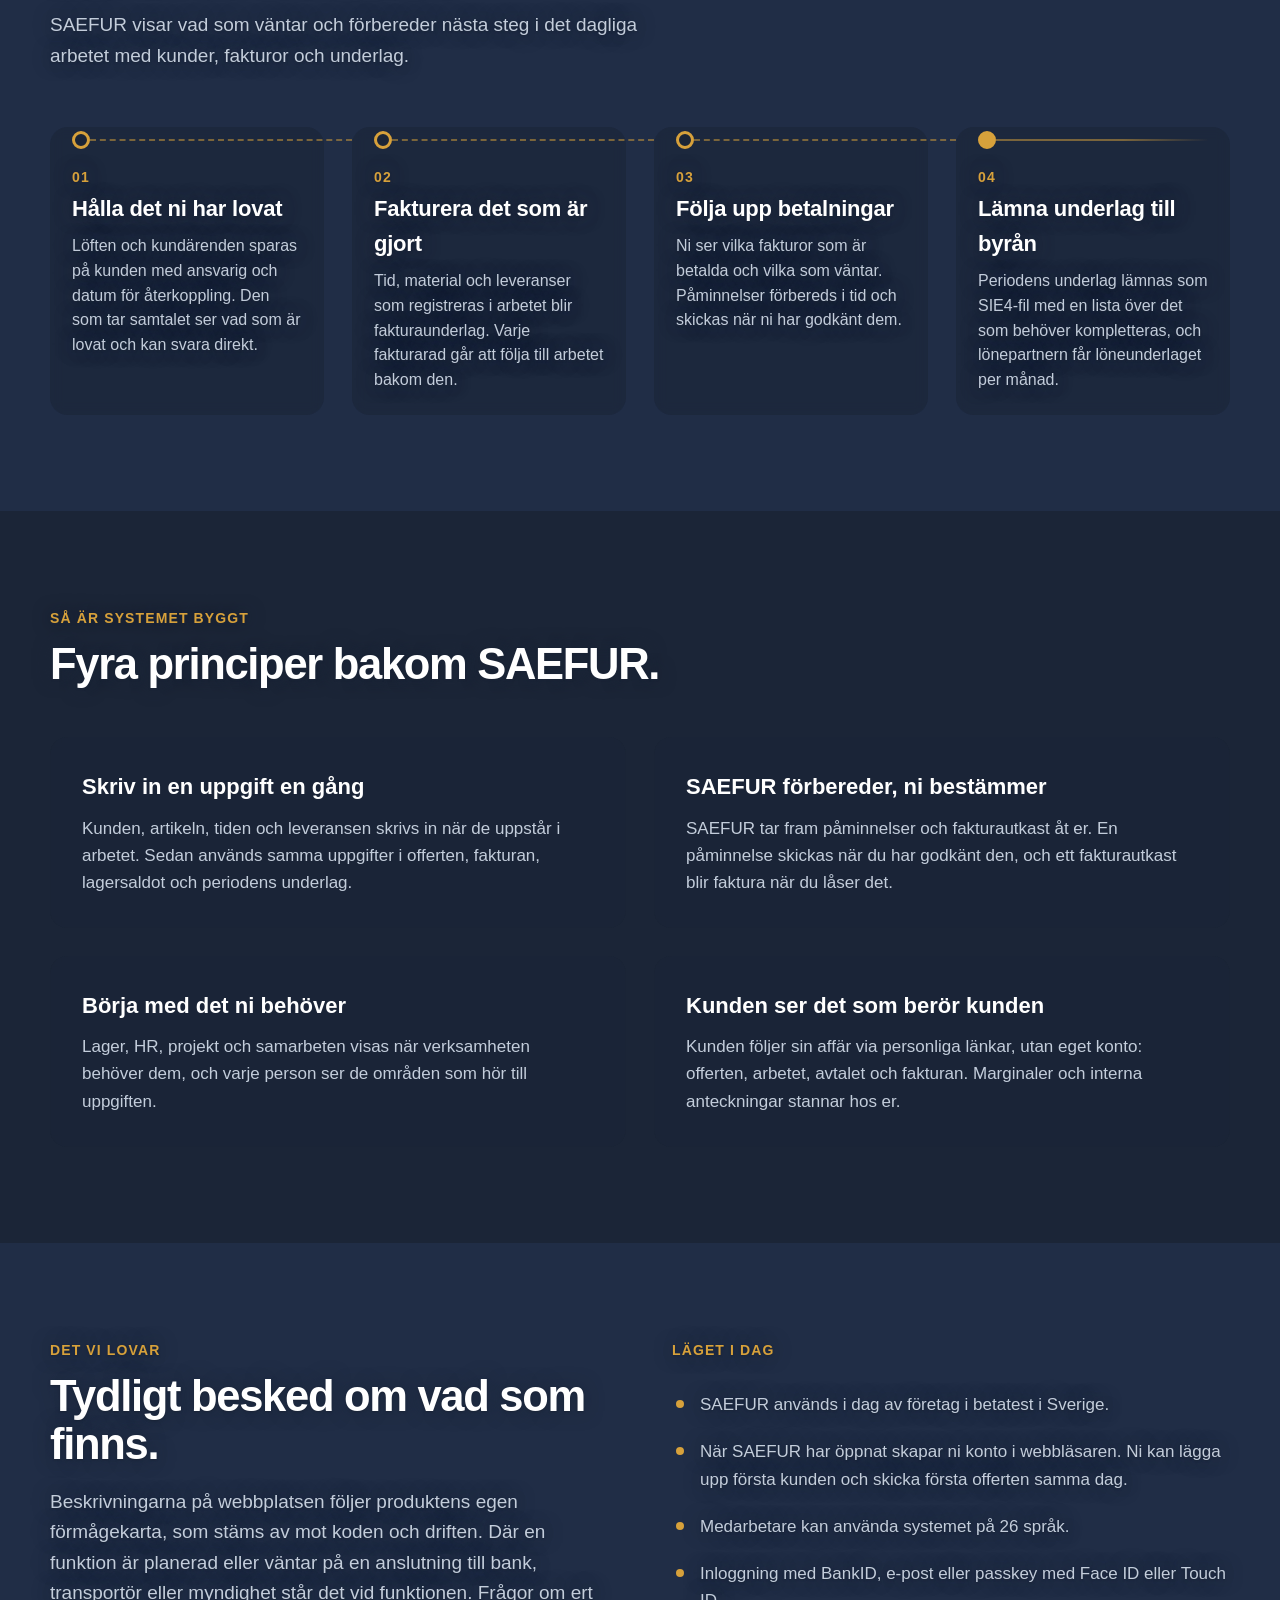
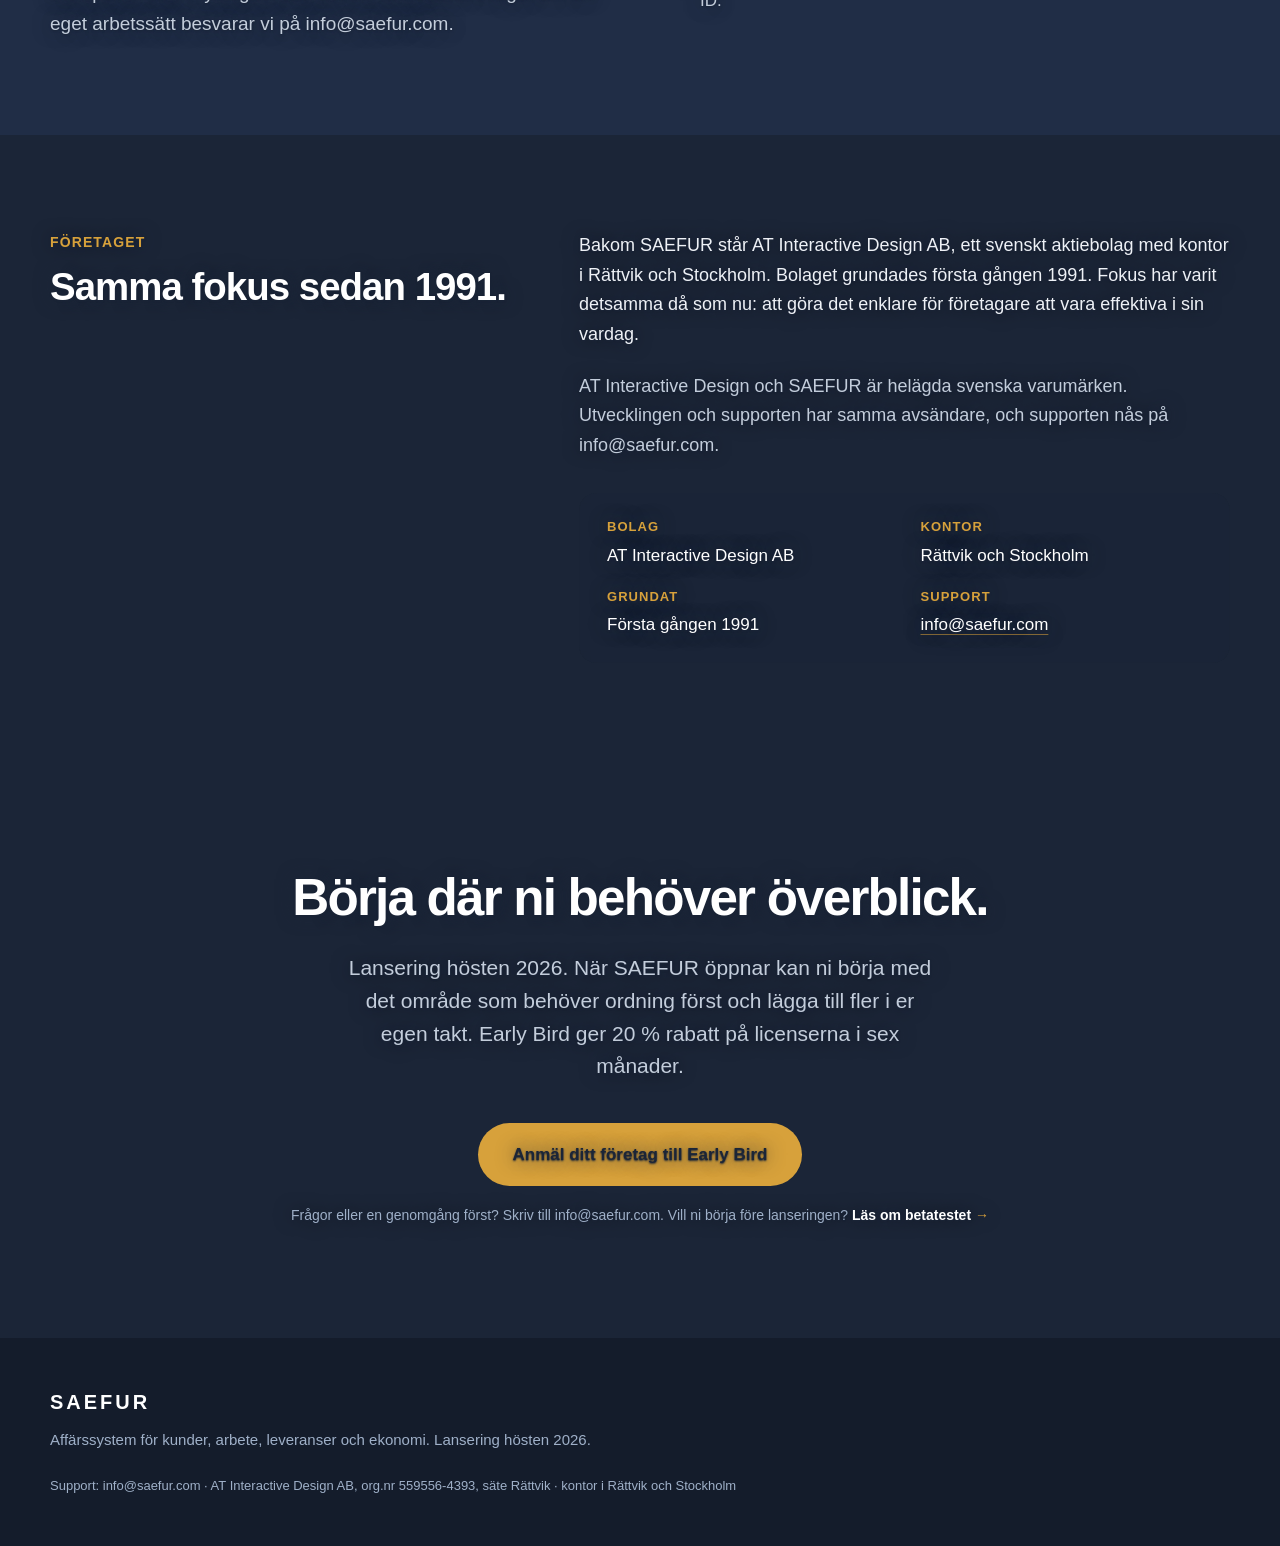
<file: lansering-2026-10-26/om.html>
<!doctype html>
<html lang="sv">
<head>
<meta charset="utf-8">
<meta name="viewport" content="width=device-width, initial-scale=1">
<title>Om SAEFUR | SAEFUR</title>
<link rel="stylesheet" href="site.css">
<link rel="stylesheet" href="om.css">
<link rel="stylesheet" href="lansering.css">
</head>
<body class="med-bakgrund">
<div class="bakgrund" aria-hidden="true"><img src="bilder/foto-11-huvudkontor-samarbete.jpg" alt="" data-bild="samarbete" style="--pos:50% 45%;--pos-m:74% 45%" class="aktiv"><img src="bilder/foto-12-huvudkontor-arbetsmiljo.jpg" alt="" data-bild="arbetsmiljo" style="--pos:50% 50%;--pos-m:62% 50%" loading="lazy"><img src="bilder/foto-13-huvudkontor-personalmote.jpg" alt="" data-bild="personalmote" style="--pos:50% 45%;--pos-m:52% 45%" loading="lazy"></div>
<div class="skissrad">Granskningsversion med lanseringslager, 25 oktober 2026 · lokalt, inget publicerat · Early Bird-formuläret skickar först när mottagningen är ansluten · <span class="bekrafta">prickad understrykning</span> = bekräftas före publicering · <a href="intern.html">intern översikt</a></div>

<div class="lansering"><div class="wrap"><span>Lansering hösten 2026</span><a href="early-bird.html">Anmäl ditt företag till Early Bird</a></div></div>
<div class="huvudrad fast">
<header class="wrap head">
  <a class="brand" href="index.html">SAEFUR</a>
  <nav class="nav" aria-label="Huvudmeny"><a href="funktioner.html">Vad ni kan göra</a><a href="media.html">Media</a><a href="priser.html">Priser</a><a href="om.html" aria-current="page">Om SAEFUR</a></nav>
  <div class="right">
    <a class="loggain pilot" href="https://saefur.com/sv/login">Inloggning för betatest</a>
    <a class="btn mjuk" href="early-bird.html">Early Bird</a>
    <details class="meny"><summary>Meny</summary>
      <div class="panel"><a href="funktioner.html">Vad ni kan göra</a><a href="media.html">Media</a><a href="priser.html">Priser</a><a href="om.html">Om SAEFUR</a><a href="early-bird.html">Early Bird</a><a href="https://saefur.com/sv/login">Inloggning för betatest</a></div>
    </details>
  </div>
</header>
</div>

<main>
<section class="hero sida">
  <div class="wrap hero-text">
    <h1>När företaget växer<br><span>behöver arbetet fördelas.</span></h1>
    <p class="lead">SAEFUR hjälper er att fördela uppgifterna och hålla ihop verksamheten. Varje medarbetare får den insyn och de befogenheter uppgiften kräver, och den som leder ser vad som är överenskommet, genomfört, fakturerat och betalt.</p>
  </div>
</section>

<section class="sektion varfor" id="varfor">
  <div class="wrap omrade">
    <div>
      <p class="etikett">Varför SAEFUR finns</p>
      <h2>Nöjda kunder börjar med tydlig information i tid.</h2>
    </div>
    <div class="text">
      <p>I ett litet företag har ägaren överblicken: vad som är lovat, vem som är hos vilken kund, vad som är levererat och vilken faktura som ska skickas. När fler blir inblandade samlar SAEFUR överenskommelser, beslut och underlag där arbetet görs. Kollegorna kan då driva sitt eget arbete och uppdatera underlaget när dagen ändras.</p>
      <p><span data-p="kundservice">Många år med ansvar för kundservice har lärt oss att tydlig och korrekt information i tid är en av de viktigaste förutsättningarna för nöjda kunder.</span> När kunden får veta när arbetet börjar, vad som är klart och vad fakturan gäller, blir samarbetet enklare för båda parter. <span data-p="leta">Samlad information sparar tid i varje steg: tiden och materialet finns på projektet när fakturan ska skickas, offerten och arbetets läge finns på kundkortet när kunden ringer, och underlaget till redovisningsbyrån tas fram ur det som redan är registrerat.</span></p>
      <p><span data-p="en-gang">SAEFUR följer hela kundlivscykeln. Kundens uppgifter och överenskommelser följer med från första kontakten till offerten, arbetet och fakturan, och vidare till underlaget hos redovisningspartnern.</span> Det säljaren skrev in vid första kontakten finns med i offerten, den godkända offerten blir grunden för arbetet, och tiden och materialet som registreras i arbetet blir rader på fakturan. Varje uppgift skrivs in en gång.</p>
      <p><span data-p="insyn">Den som leder bestämmer vilken insyn och vilka befogenheter varje person får. Förtroliga uppgifter, som anställningshandlingar och marginaler, stannar hos dem som har ansvaret för dem, och den som leder följer helheten.</span></p>
    </div>
  </div>
</section>

<section class="sektion band" id="hjalp">
  <div class="wrap">
    <p class="etikett">Det SAEFUR hjälper er med</p>
    <h2 class="rubrik">Mer tid för kunderna.</h2>
    <p class="ingress"><span data-p="hjalp">SAEFUR visar vad som väntar och förbereder nästa steg i det dagliga arbetet med kunder, fakturor och underlag.</span></p>
    <ol class="fragor-spar"><li><span class="punkt" aria-hidden="true"></span><p class="nr">01</p><h3>Hålla det ni har lovat</h3><p>Löften och kundärenden sparas på kunden med ansvarig och datum för återkoppling. Den som tar samtalet ser vad som är lovat och kan svara direkt.</p></li><li><span class="punkt" aria-hidden="true"></span><p class="nr">02</p><h3>Fakturera det som är gjort</h3><p>Tid, material och leveranser som registreras i arbetet blir fakturaunderlag. Varje fakturarad går att följa till arbetet bakom den.</p></li><li><span class="punkt" aria-hidden="true"></span><p class="nr">03</p><h3>Följa upp betalningar</h3><p>Ni ser vilka fakturor som är betalda och vilka som väntar. Påminnelser förbereds i tid och skickas när ni har godkänt dem.</p></li><li><span class="punkt" aria-hidden="true"></span><p class="nr">04</p><h3>Lämna underlag till byrån</h3><p>Periodens underlag lämnas som SIE4-fil med en lista över det som behöver kompletteras, och lönepartnern får löneunderlaget per månad.</p></li></ol>
  </div>
</section>

<section class="sektion" id="principer">
  <div class="wrap">
    <p class="etikett">Så är systemet byggt</p>
    <h2 class="rubrik">Fyra principer bakom SAEFUR.</h2>
    <div class="principer fyra"><div><h3><span data-p="princip-1">Skriv in en uppgift en gång</span></h3><p>Kunden, artikeln, tiden och leveransen skrivs in när de uppstår i arbetet. Sedan används samma uppgifter i offerten, fakturan, lagersaldot och periodens underlag.</p></div><div><h3><span data-p="princip-2">SAEFUR förbereder, ni bestämmer</span></h3><p>SAEFUR tar fram påminnelser och fakturautkast åt er. En påminnelse skickas när du har godkänt den, och ett fakturautkast blir faktura när du låser det.</p></div><div><h3><span data-p="princip-3">Börja med det ni behöver</span></h3><p>Lager, HR, projekt och samarbeten visas när verksamheten behöver dem, och varje person ser de områden som hör till uppgiften.</p></div><div><h3><span data-p="princip-4">Kunden ser det som berör kunden</span></h3><p>Kunden följer sin affär via personliga länkar, utan eget konto: offerten, arbetet, avtalet och fakturan. Marginaler och interna anteckningar stannar hos er.</p></div></div>
  </div>
</section>

<section class="sektion band" id="lovar">
  <div class="wrap tva">
    <div>
      <p class="etikett">Det vi lovar</p>
      <h2 class="rubrik">Tydligt besked om vad som finns.</h2>
      <p class="ingress"><span data-p="formagekarta">Beskrivningarna på webbplatsen följer produktens egen förmågekarta, som stäms av mot koden och driften.</span> Där en funktion är planerad eller väntar på en anslutning till bank, transportör eller myndighet står det vid funktionen. <span data-p="rakt-svar">Frågor om ert eget arbetssätt besvarar vi på info@saefur.com.</span></p>
    </div>
    <div>
      <p class="etikett">Läget i dag</p>
      <ul class="lista">
        <li><span data-p="i-drift">SAEFUR används i dag av företag i betatest i Sverige.</span></li>
        <li><span data-p="konto">När SAEFUR har öppnat skapar ni konto i webbläsaren.</span> Ni kan lägga upp första kunden och skicka första offerten samma dag.</li>
        <li><span data-p="sprak">Medarbetare kan använda systemet på 26 språk.</span></li>
        <li><span data-p="inloggning">Inloggning med BankID, e-post eller passkey med Face ID eller Touch ID.</span></li>
      </ul>
    </div>
  </div>
</section>

<section class="sektion" id="foretaget">
  <div class="wrap omrade">
    <div>
      <p class="etikett">Företaget</p>
      <h2>Samma fokus sedan 1991.</h2>
    </div>
    <div class="text">
      <p><span data-p="bolaget">Bakom SAEFUR står AT Interactive Design AB, ett svenskt aktiebolag med kontor i Rättvik och Stockholm.</span> <span data-p="1991">Bolaget grundades första gången 1991. Fokus har varit detsamma då som nu: att göra det enklare för företagare att vara effektiva i sin vardag.</span></p>
      <p><span data-p="varumarken">AT Interactive Design och SAEFUR är helägda svenska varumärken.</span> Utvecklingen och supporten har samma avsändare, och supporten nås på <span data-p="support">info@saefur.com.</span></p>
      <dl class="fakta">
        <div><dt>Bolag</dt><dd>AT Interactive Design AB</dd></div>
        <div><dt>Kontor</dt><dd>Rättvik och Stockholm</dd></div>
        <div><dt>Grundat</dt><dd>Första gången 1991</dd></div>
        <div><dt>Support</dt><dd><a href="mailto:info@saefur.com">info@saefur.com</a></dd></div>
      </dl>
    </div>
  </div>
</section>

<section class="avslut">
  <div class="wrap">
    <h2>Börja där ni behöver överblick.</h2>
    <p class="lead" style="margin-left:auto;margin-right:auto">Lansering hösten 2026. När SAEFUR öppnar kan ni börja med det område som behöver ordning först och lägga till fler i er egen takt. Early Bird ger 20 % rabatt på licenserna i sex månader.</p>
    <div class="actions"><a class="btn stor" href="early-bird.html">Anmäl ditt företag till Early Bird</a></div>
    <p class="mikro">Frågor eller en genomgång först? Skriv till info@saefur.com. Vill ni börja före lanseringen? <a class="textlank" href="betatest.html">Läs om betatestet</a></p>
  </div>
</section>
</main>

<footer class="fot">
  <div class="wrap">
    <div class="rad">
      <div><span class="brand">SAEFUR</span>Affärssystem för kunder, arbete, leveranser och ekonomi. Lansering hösten 2026.</div>
    </div>
    <p class="liten">Support: info@saefur.com · AT Interactive Design AB, org.nr 559556-4393, säte Rättvik · kontor i Rättvik och Stockholm</p>
  </div>
</footer>
<script id="data" type="application/json">{"bilder": ["samarbete", "arbetsmiljo", "personalmote"], "vaxling": 9}</script>
<script src="om.js"></script>
</body>
</html>
</file>
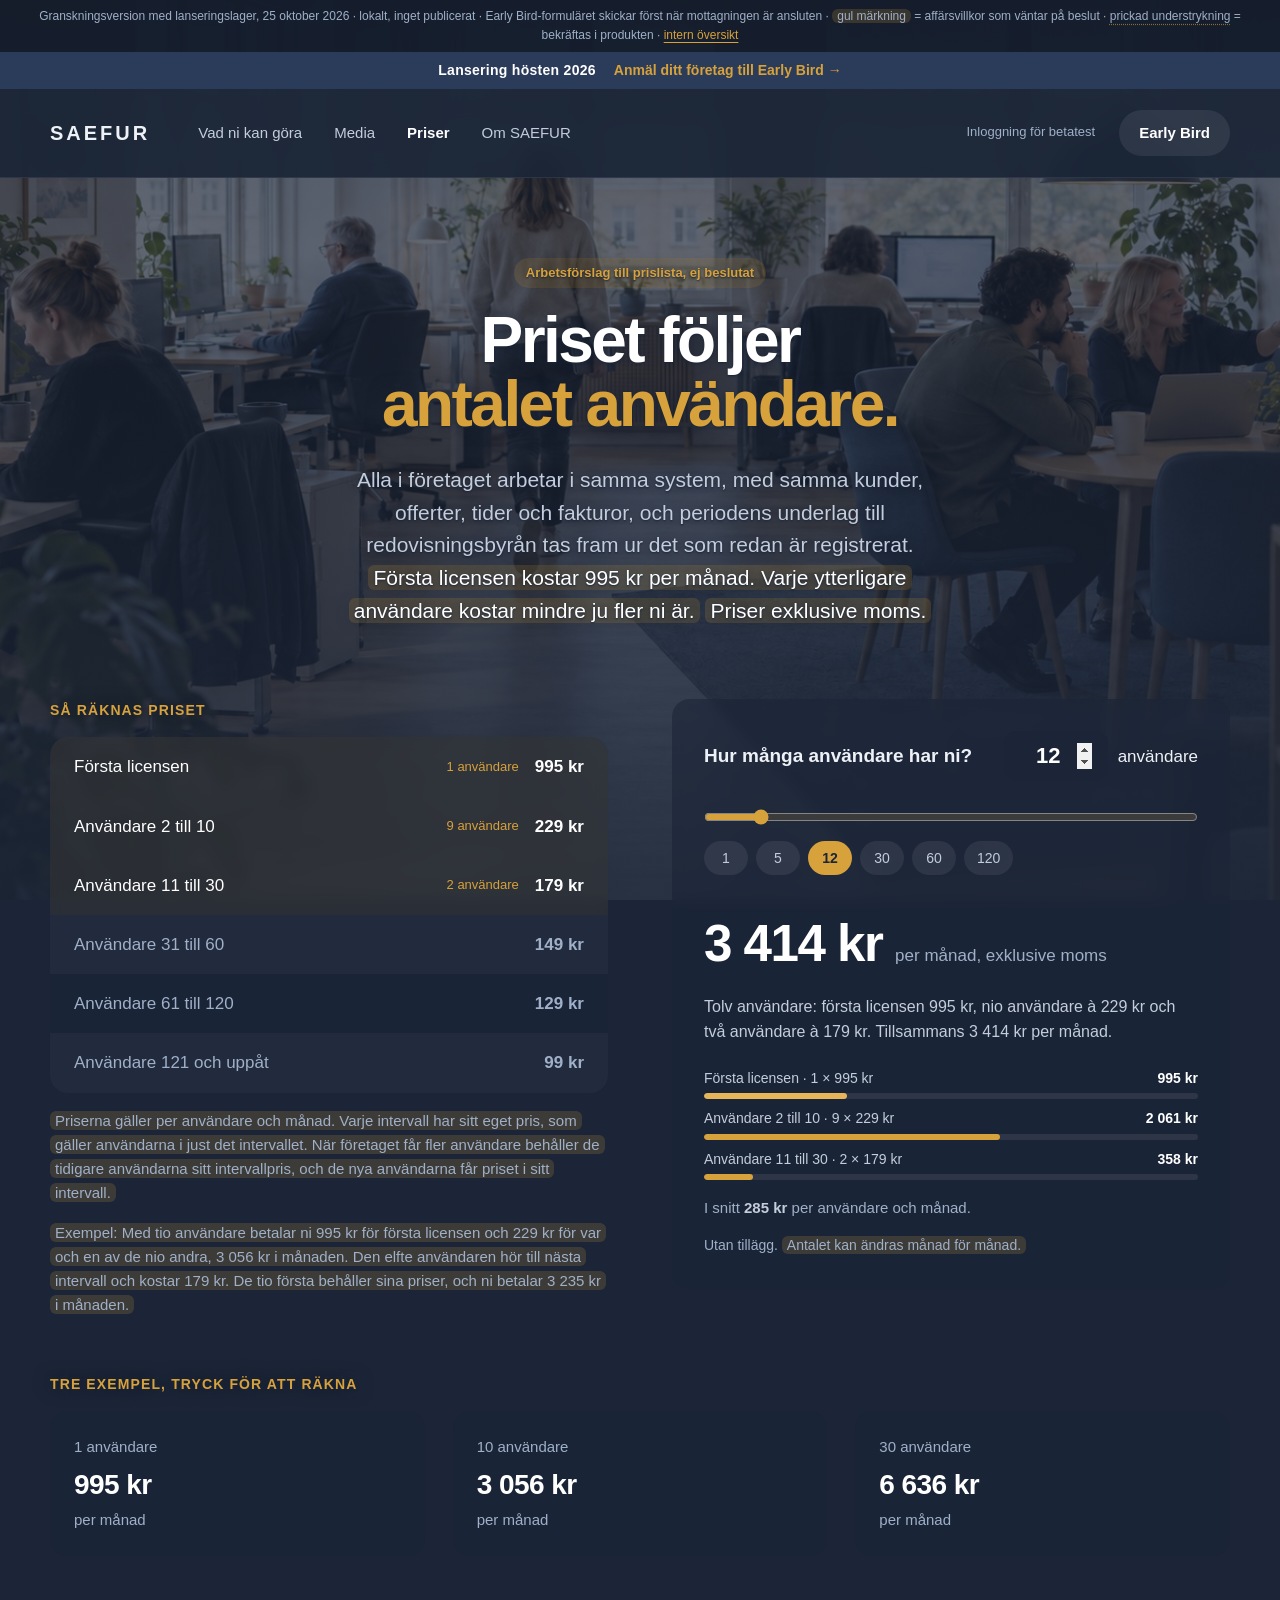
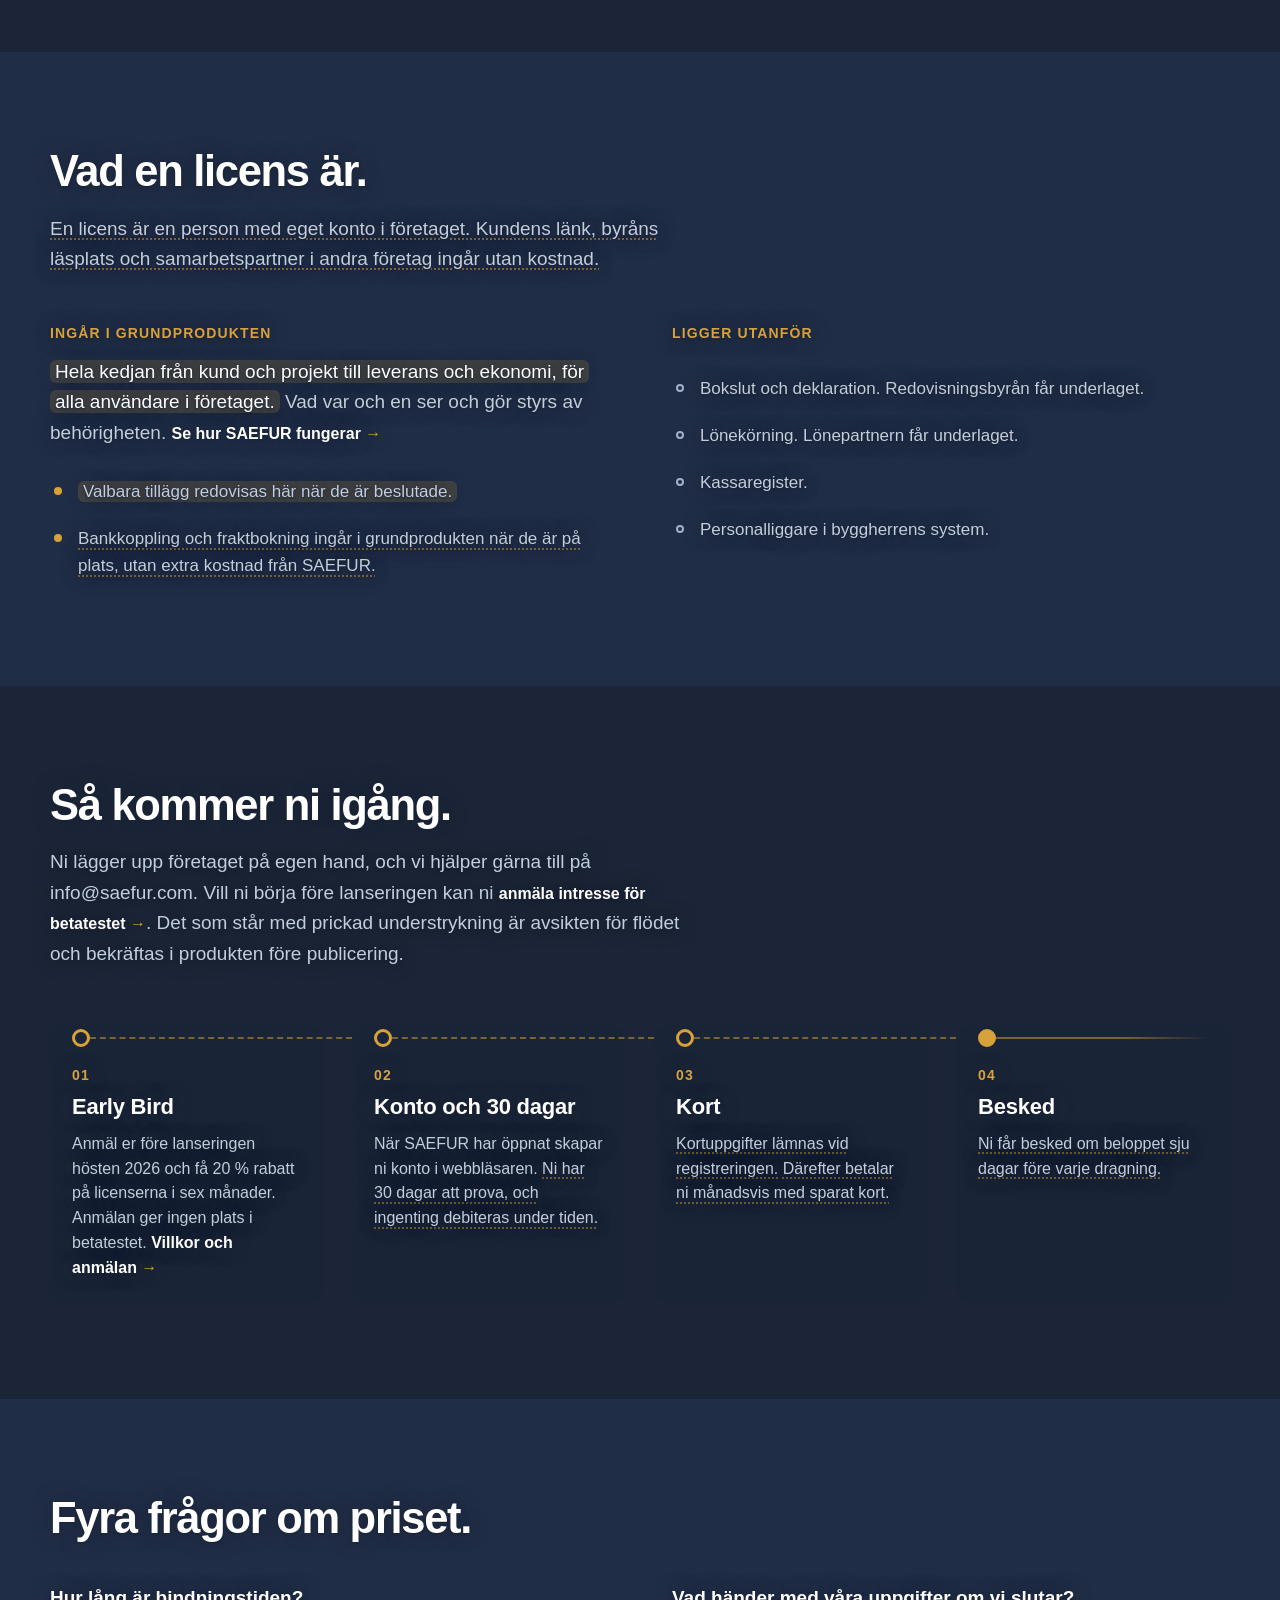
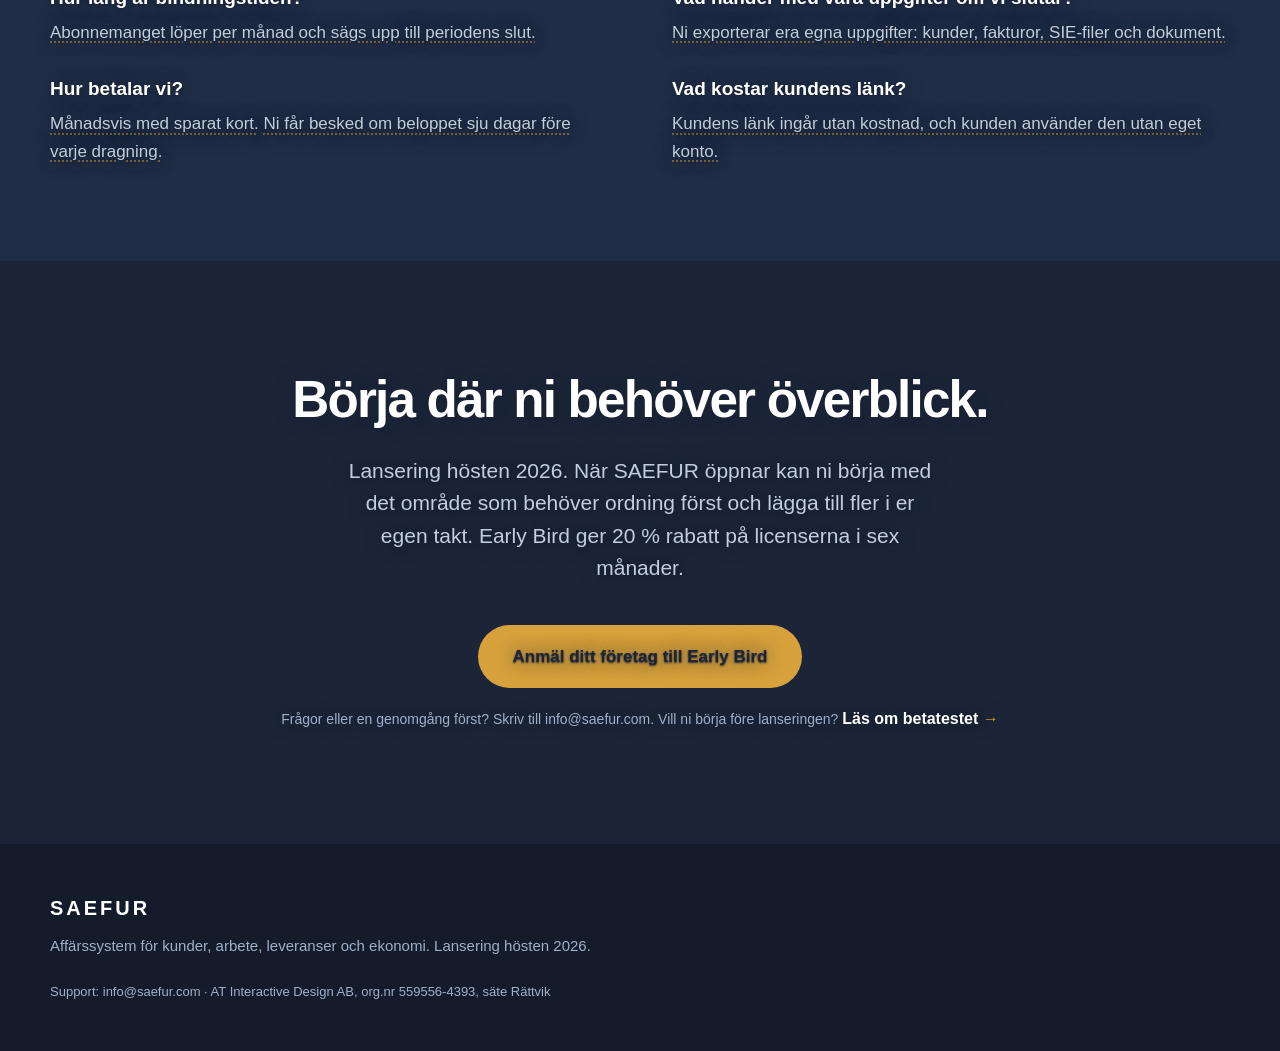
<file: lansering-2026-10-26/priser.html>
<!doctype html>
<html lang="sv">
<head>
<meta charset="utf-8">
<meta name="viewport" content="width=device-width, initial-scale=1">
<title>Priser | SAEFUR</title>
<link rel="stylesheet" href="site.css">
<link rel="stylesheet" href="priser.css">
<link rel="stylesheet" href="lansering.css">
</head>
<body class="med-bakgrund">
<div class="bakgrund" aria-hidden="true"><img src="bilder/foto-02-mindre-foretagets-arbetsplats.jpg" alt="" data-bild="arbetsplats" style="--pos:50% 50%;--pos-m:50% 50%" class="aktiv"><img src="bilder/foto-03-kontorslandskap.jpg" alt="" data-bild="kontorslandskap" style="--pos:50% 50%;--pos-m:44% 50%" loading="lazy"><img src="bilder/foto-04-kontor-och-praktisk-verksamhet.jpg" alt="" data-bild="praktisk" style="--pos:50% 50%;--pos-m:52% 50%" loading="lazy"><img src="bilder/foto-05-gemensamt-mote.jpg" alt="" data-bild="mote" style="--pos:50% 50%;--pos-m:64% 50%" loading="lazy"><img src="bilder/foto-06-styrelsemote.jpg" alt="" data-bild="styrelse" style="--pos:50% 45%;--pos-m:52% 45%" loading="lazy"></div>
<div class="skissrad">Granskningsversion med lanseringslager, 25 oktober 2026 · lokalt, inget publicerat · Early Bird-formuläret skickar först när mottagningen är ansluten · <span class="forslag">gul märkning</span> = affärsvillkor som väntar på beslut · <span class="bekrafta">prickad understrykning</span> = bekräftas i produkten · <a href="intern.html">intern översikt</a></div>

<div class="lansering"><div class="wrap"><span>Lansering hösten 2026</span><a href="early-bird.html">Anmäl ditt företag till Early Bird</a></div></div>
<div class="huvudrad fast">
<header class="wrap head">
  <a class="brand" href="index.html">SAEFUR</a>
  <nav class="nav" aria-label="Huvudmeny"><a href="funktioner.html">Vad ni kan göra</a><a href="media.html">Media</a><a href="priser.html" aria-current="page">Priser</a><a href="om.html">Om SAEFUR</a></nav>
  <div class="right">
    <a class="loggain pilot" href="https://saefur.com/sv/login">Inloggning för betatest</a>
    <a class="btn mjuk" href="early-bird.html">Early Bird</a>
    <details class="meny"><summary>Meny</summary>
      <div class="panel"><a href="funktioner.html">Vad ni kan göra</a><a href="media.html">Media</a><a href="priser.html">Priser</a><a href="om.html">Om SAEFUR</a><a href="early-bird.html">Early Bird</a><a href="https://saefur.com/sv/login">Inloggning för betatest</a></div>
    </details>
  </div>
</header>
</div>

<main>
<section class="hero sida">
  <div class="wrap hero-text">
    <span class="markning">Arbetsförslag till prislista, ej beslutat</span>
    <h1>Priset följer<br><span>antalet användare.</span></h1>
    <p class="lead"><span data-p="samlat">Alla i företaget arbetar i samma system, med samma kunder, offerter, tider och fakturor, och periodens underlag till redovisningsbyrån tas fram ur det som redan är registrerat.</span> <span class="forslag" data-p="pris-niva">Första licensen kostar 995 kr per månad. Varje ytterligare användare kostar mindre ju fler ni är.</span> <span class="forslag" data-p="moms">Priser exklusive moms.</span></p>
  </div>
</section>

<section class="sektion rakna" id="rakna">
  <div class="wrap pris-topp">
    <div class="staffel-del">
      <p class="etikett">Så räknas priset</p>
      <ul class="staffel" id="staffel"><li data-lo="1" data-hi="1"><span>Första licensen</span><em class="antal-i" aria-live="off"></em><b>995 kr</b></li><li data-lo="2" data-hi="10"><span>Användare 2 till 10</span><em class="antal-i" aria-live="off"></em><b>229 kr</b></li><li data-lo="11" data-hi="30"><span>Användare 11 till 30</span><em class="antal-i" aria-live="off"></em><b>179 kr</b></li><li data-lo="31" data-hi="60"><span>Användare 31 till 60</span><em class="antal-i" aria-live="off"></em><b>149 kr</b></li><li data-lo="61" data-hi="120"><span>Användare 61 till 120</span><em class="antal-i" aria-live="off"></em><b>129 kr</b></li><li data-lo="121" data-hi=""><span>Användare 121 och uppåt</span><em class="antal-i" aria-live="off"></em><b>99 kr</b></li></ul>
      <p class="not"><span class="forslag" data-p="pris-intervall">Priserna gäller per användare och månad. Varje intervall har sitt eget pris, som gäller användarna i just det intervallet. När företaget får fler användare behåller de tidigare användarna sitt intervallpris, och de nya användarna får priset i sitt intervall.</span></p>
      <p class="not"><span class="forslag" data-p="pris-niva">Exempel: Med tio användare betalar ni 995 kr för första licensen och 229 kr för var och en av de nio andra, 3 056 kr i månaden. Den elfte användaren hör till nästa intervall och kostar 179 kr. De tio första behåller sina priser, och ni betalar 3 235 kr i månaden.</span></p>
    </div>
    <div class="raknare" id="raknare">
      <div class="raknare-huvud">
        <label for="antal">Hur många användare har ni?</label>
        <div class="falt"><input id="antal" type="number" min="1" max="2000" value="12" inputmode="numeric" aria-describedby="summa"><span>användare</span></div>
      </div>
      <input id="glid" type="range" min="1" max="150" value="12" aria-label="Antal användare" aria-controls="antal">
      <div class="snabb" aria-label="Snabbval"><button type="button" class="chip" data-n="1">1</button><button type="button" class="chip" data-n="5">5</button><button type="button" class="chip" data-n="12">12</button><button type="button" class="chip" data-n="30">30</button><button type="button" class="chip" data-n="60">60</button><button type="button" class="chip" data-n="120">120</button></div>
      <p class="summa" id="summa">3 414 kr <small>per månad, exklusive moms</small></p>
      <p class="iord" id="iord"></p>
      <ol class="delar" id="delar" aria-label="Uppdelning per intervall"></ol>
      <p class="snitt" id="snitt"></p>
      <p class="mikro">Utan tillägg. <span class="forslag" data-p="andring">Antalet kan ändras månad för månad.</span></p>
    </div>
  </div>
  <div class="wrap">
    <p class="etikett exempel-etikett">Tre exempel, tryck för att räkna</p>
    <div class="exempel"><button type="button" class="ex" data-n="1"><p>1 användare</p><b>995 kr</b><p>per månad</p></button><button type="button" class="ex" data-n="10"><p>10 användare</p><b>3 056 kr</b><p>per månad</p></button><button type="button" class="ex" data-n="30"><p>30 användare</p><b>6 636 kr</b><p>per månad</p></button></div>
  </div>
</section>

<section class="sektion band">
  <div class="wrap">
    <h2 class="rubrik">Vad en licens är.</h2>
    <p class="ingress"><span class="bekrafta" data-p="licens">En licens är en person med eget konto i företaget. Kundens länk, byråns läsplats och samarbetspartner i andra företag ingår utan kostnad.</span></p>
    <div class="tva" style="margin-top:48px">
      <div>
        <h3 class="etikett">Ingår i grundprodukten</h3>
        <p class="ingress" style="margin-top:0"><span class="forslag" data-p="grundprodukt">Hela kedjan från kund och projekt till leverans och ekonomi, för alla användare i företaget.</span> Vad var och en ser och gör styrs av behörigheten. <a class="textlank" href="funktioner.html">Se hur SAEFUR fungerar</a></p>
        <ul class="lista">
          <li><span class="forslag" data-p="grundprodukt">Valbara tillägg redovisas här när de är beslutade.</span></li>
          <li><span class="bekrafta" data-p="avtal-ingar">Bankkoppling och fraktbokning ingår i grundprodukten när de är på plats, utan extra kostnad från SAEFUR.</span></li>
        </ul>
      </div>
      <div>
        <h3 class="etikett">Ligger utanför</h3>
        <ul class="lista ute">
          <li>Bokslut och deklaration. Redovisningsbyrån får underlaget.</li>
          <li>Lönekörning. Lönepartnern får underlaget.</li>
          <li>Kassaregister.</li>
          <li>Personalliggare i byggherrens system.</li>
        </ul>
      </div>
    </div>
  </div>
</section>

<section class="sektion" id="borja">
  <div class="wrap">
    <h2 class="rubrik">Så kommer ni igång.</h2>
    <p class="ingress">Ni lägger upp företaget på egen hand, och vi hjälper gärna till på info@saefur.com. Vill ni börja före lanseringen kan ni <a class="textlank" href="betatest.html">anmäla intresse för betatestet</a>. Det som står med prickad understrykning är avsikten för flödet och bekräftas i produkten före publicering.</p>
    <ol class="start-steg">
      <li><span class="punkt" aria-hidden="true"></span><p class="nr">01</p><h3>Early Bird</h3><p><span data-p="early-bird">Anmäl er före lanseringen hösten 2026 och få 20 % rabatt på licenserna i sex månader. Anmälan ger ingen plats i betatestet.</span> <a class="textlank" href="early-bird.html#villkor">Villkor och anmälan</a></p></li>
      <li><span class="punkt" aria-hidden="true"></span><p class="nr">02</p><h3>Konto och 30 dagar</h3><p><span data-p="konto">När SAEFUR har öppnat skapar ni konto i webbläsaren.</span> <span class="bekrafta" data-p="prov-30">Ni har 30 dagar att prova, och ingenting debiteras under tiden.</span></p></li>
      <li><span class="punkt" aria-hidden="true"></span><p class="nr">03</p><h3>Kort</h3><p><span class="bekrafta" data-p="kort">Kortuppgifter lämnas vid registreringen.</span> <span class="bekrafta" data-p="betalning">Därefter betalar ni månadsvis med sparat kort.</span></p></li>
      <li><span class="punkt" aria-hidden="true"></span><p class="nr">04</p><h3>Besked</h3><p><span class="bekrafta" data-p="besked">Ni får besked om beloppet sju dagar före varje dragning.</span></p></li>
    </ol>
  </div>
</section>

<section class="sektion band">
  <div class="wrap">
    <h2 class="rubrik">Fyra frågor om priset.</h2>
    <div class="fragor">
      <div><h3>Hur lång är bindningstiden?</h3><p><span class="bekrafta" data-p="bindning">Abonnemanget löper per månad och sägs upp till periodens slut.</span></p></div>
      <div><h3>Vad händer med våra uppgifter om vi slutar?</h3><p><span class="bekrafta" data-p="export">Ni exporterar era egna uppgifter: kunder, fakturor, SIE-filer och dokument.</span></p></div>
      <div><h3>Hur betalar vi?</h3><p><span class="bekrafta" data-p="betalning">Månadsvis med sparat kort.</span> <span class="bekrafta" data-p="besked">Ni får besked om beloppet sju dagar före varje dragning.</span></p></div>
      <div><h3>Vad kostar kundens länk?</h3><p><span class="bekrafta" data-p="kundlank">Kundens länk ingår utan kostnad, och kunden använder den utan eget konto.</span></p></div>
    </div>
  </div>
</section>

<section class="avslut">
  <div class="wrap">
    <h2>Börja där ni behöver överblick.</h2>
    <p class="lead" style="margin-left:auto;margin-right:auto">Lansering hösten 2026. När SAEFUR öppnar kan ni börja med det område som behöver ordning först och lägga till fler i er egen takt. Early Bird ger 20 % rabatt på licenserna i sex månader.</p>
    <div class="actions"><a class="btn stor" href="early-bird.html">Anmäl ditt företag till Early Bird</a></div>
    <p class="mikro">Frågor eller en genomgång först? Skriv till info@saefur.com. Vill ni börja före lanseringen? <a class="textlank" href="betatest.html">Läs om betatestet</a></p>
  </div>
</section>
</main>

<footer class="fot">
  <div class="wrap">
    <div class="rad">
      <div><span class="brand">SAEFUR</span>Affärssystem för kunder, arbete, leveranser och ekonomi. Lansering hösten 2026.</div>
    </div>
    <p class="liten">Support: info@saefur.com · AT Interactive Design AB, org.nr 559556-4393, säte Rättvik</p>
  </div>
</footer>
<script id="data" type="application/json">{"steg": [[1, 1, 995], [2, 10, 229], [11, 30, 179], [31, 60, 149], [61, 120, 129], [121, 0, 99]], "bilder": ["arbetsplats", "kontorslandskap", "praktisk", "mote", "styrelse"], "vaxling": 9, "standard": 12}</script>
<script src="priser.js"></script>
</body>
</html>
</file>
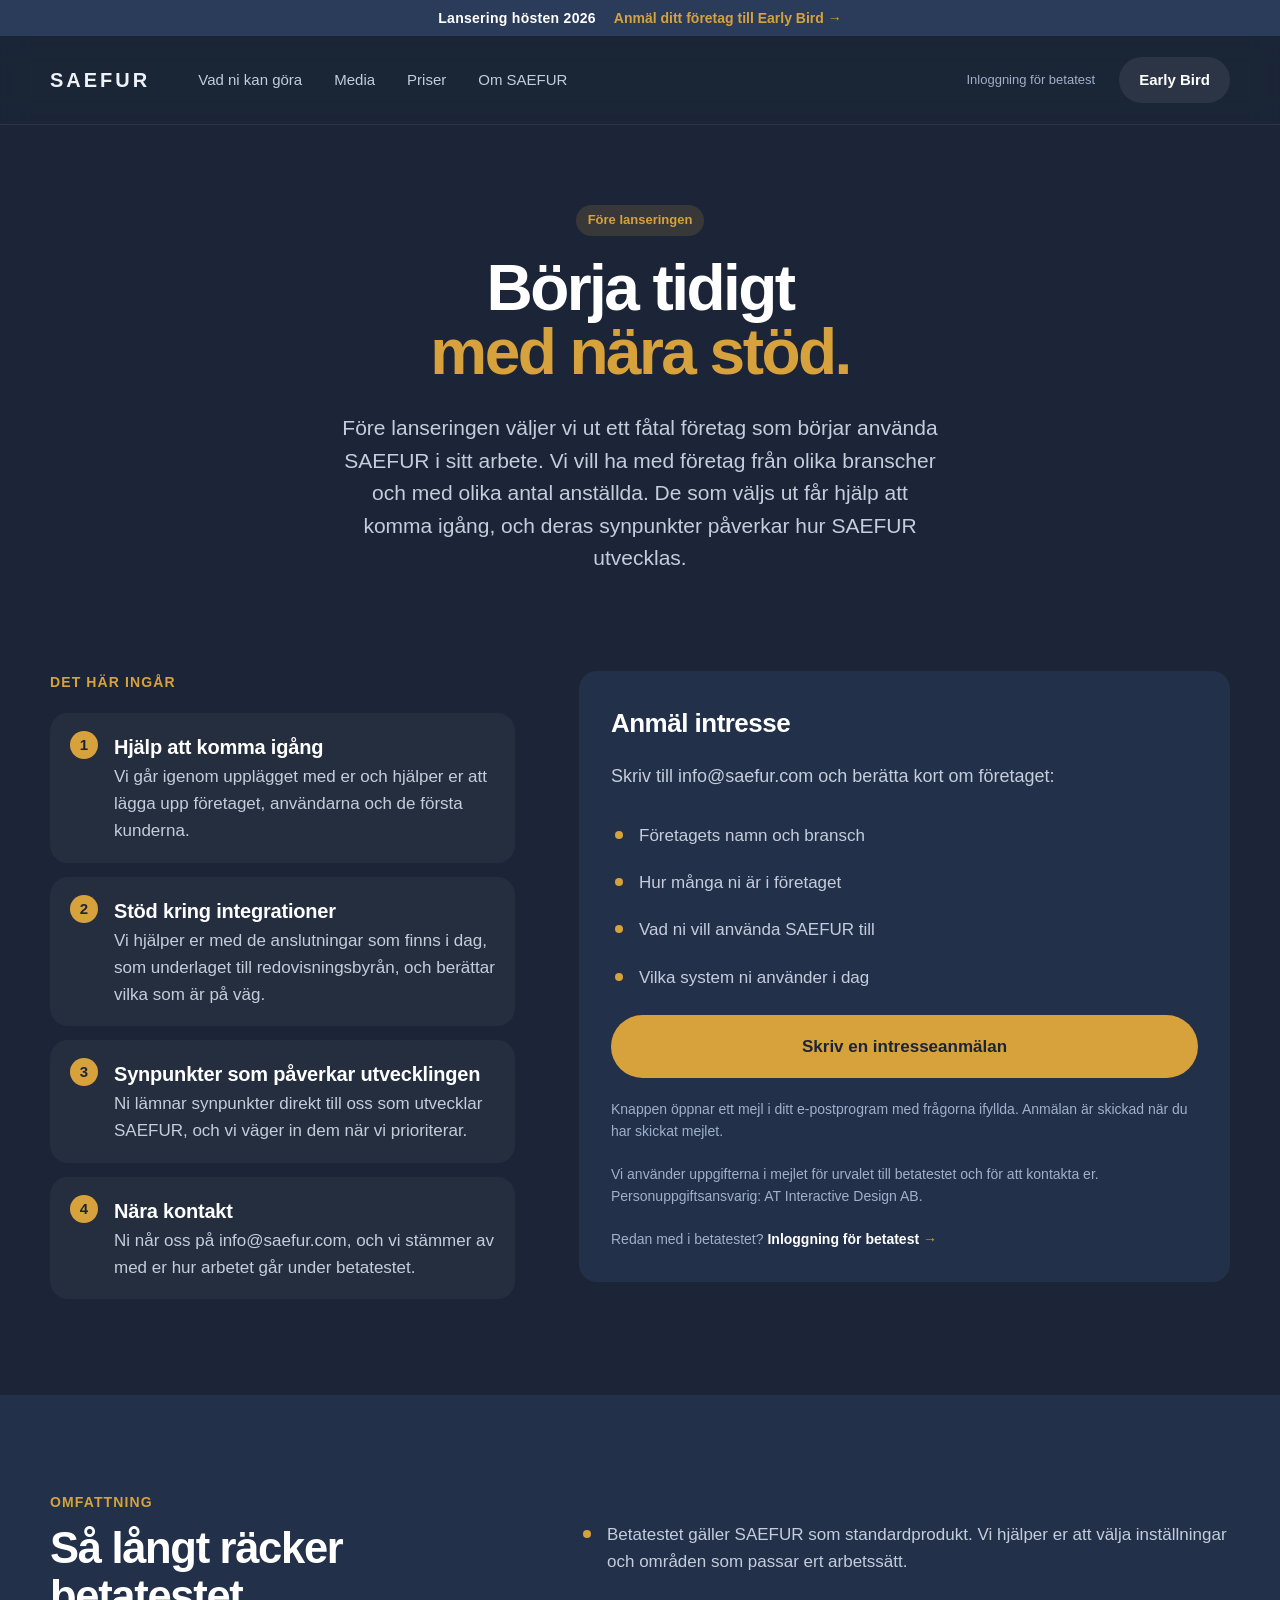
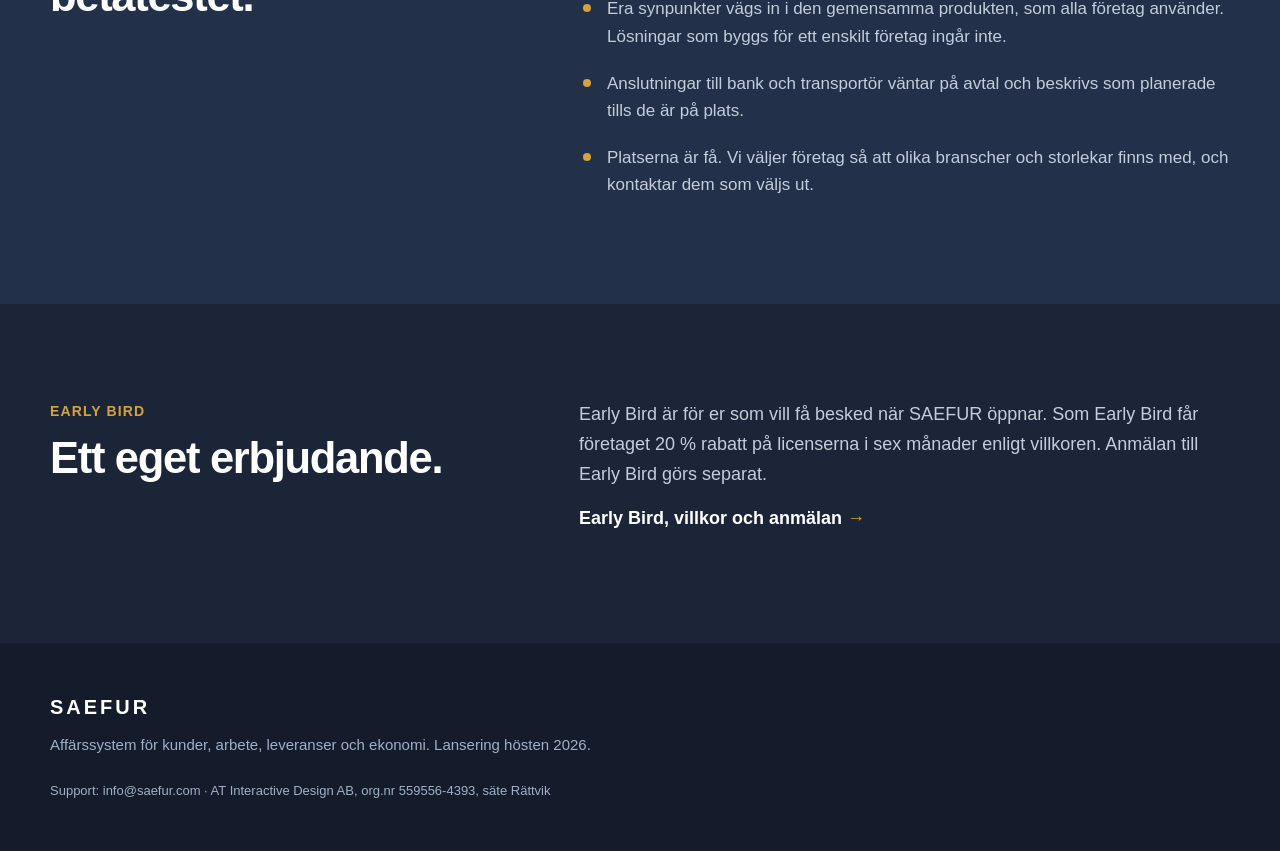
<file: publik-2026-10-26/betatest.html>
<!doctype html>
<html lang="sv">
<head>
<meta charset="utf-8">
<meta name="viewport" content="width=device-width, initial-scale=1">
<title>Betatest | SAEFUR</title>
<link rel="stylesheet" href="site.css">
<link rel="stylesheet" href="lansering.css">
</head>
<body>
<div class="lansering"><div class="wrap"><span>Lansering hösten 2026</span><a href="early-bird.html">Anmäl ditt företag till Early Bird</a></div></div>
<div class="huvudrad fast">
<header class="wrap head">
  <a class="brand" href="index.html">SAEFUR</a>
  <nav class="nav" aria-label="Huvudmeny"><a href="funktioner.html">Vad ni kan göra</a><a href="media.html">Media</a><a href="priser.html">Priser</a><a href="om.html">Om SAEFUR</a></nav>
  <div class="right">
    <a class="loggain pilot" href="https://saefur.com/sv/login">Inloggning för betatest</a>
    <a class="btn mjuk" href="early-bird.html">Early Bird</a>
    <details class="meny"><summary>Meny</summary>
      <div class="panel"><a href="funktioner.html">Vad ni kan göra</a><a href="media.html">Media</a><a href="priser.html">Priser</a><a href="om.html">Om SAEFUR</a><a href="early-bird.html">Early Bird</a><a href="https://saefur.com/sv/login">Inloggning för betatest</a></div>
    </details>
  </div>
</header>
</div>

<main>
<section class="hero sida">
  <div class="wrap hero-text">
    <span class="markning">Före lanseringen</span>
    <h1>Börja tidigt<br><span>med nära stöd.</span></h1>
    <p class="lead">Före lanseringen väljer vi ut ett fåtal företag som börjar använda SAEFUR i sitt arbete. Vi vill ha med företag från olika branscher och med olika antal anställda. De som väljs ut får hjälp att komma igång, och deras synpunkter påverkar hur SAEFUR utvecklas.</p>
  </div>
</section>

<section class="sektion">
  <div class="wrap eb-grid">
    <div>
      <p class="etikett">Det här ingår</p>
      <ol class="eb-tre"><li><b>Hjälp att komma igång</b><span>Vi går igenom upplägget med er och hjälper er att lägga upp företaget, användarna och de första kunderna.</span></li><li><b>Stöd kring integrationer</b><span>Vi hjälper er med de anslutningar som finns i dag, som underlaget till redovisningsbyrån, och berättar vilka som är på väg.</span></li><li><b>Synpunkter som påverkar utvecklingen</b><span>Ni lämnar synpunkter direkt till oss som utvecklar SAEFUR, och vi väger in dem när vi prioriterar.</span></li><li><b>Nära kontakt</b><span>Ni når oss på info@saefur.com, och vi stämmer av med er hur arbetet går under betatestet.</span></li></ol>
    </div>

    <div class="eb-form" id="anmal" role="region" aria-labelledby="bt-rubrik">
      <h2 id="bt-rubrik">Anmäl intresse</h2>
      <div class="eb-text">
        <p>Skriv till info@saefur.com och berätta kort om företaget:</p>
      </div>
      <ul class="lista"><li>Företagets namn och bransch</li><li>Hur många ni är i företaget</li><li>Vad ni vill använda SAEFUR till</li><li>Vilka system ni använder i dag</li></ul>
      <a class="btn stor" href="mailto:info@saefur.com?subject=Intresseanm%C3%A4lan%20till%20betatestet&body=Hej%20SAEFUR%2C%0A%0AVi%20vill%20anm%C3%A4la%20intresse%20f%C3%B6r%20betatestet.%0A%0AF%C3%B6retagets%20namn%3A%0ABransch%3A%0AAntal%20i%20f%C3%B6retaget%3A%0ADet%20vi%20vill%20anv%C3%A4nda%20SAEFUR%20till%3A%0ASystem%20vi%20anv%C3%A4nder%20i%20dag%3A%0AKontaktperson%20och%20telefon%3A%0A">Skriv en intresseanmälan</a>
      <p class="mikro">Knappen öppnar ett mejl i ditt e-postprogram med frågorna ifyllda. Anmälan är skickad när du har skickat mejlet.</p>
      <p class="mikro">Vi använder uppgifterna i mejlet för urvalet till betatestet och för att kontakta er. Personuppgiftsansvarig: AT Interactive Design AB.</p>
      <p class="mikro">Redan med i betatestet? <a class="textlank" href="https://saefur.com/sv/login">Inloggning för betatest</a></p>
    </div>
  </div>
</section>

<section class="sektion band" id="omfattning">
  <div class="wrap eb-grid">
    <div>
      <p class="etikett">Omfattning</p>
      <h2 class="rubrik">Så långt räcker betatestet.</h2>
    </div>
    <ul class="lista"><li>Betatestet gäller SAEFUR som standardprodukt. Vi hjälper er att välja inställningar och områden som passar ert arbetssätt.</li><li>Era synpunkter vägs in i den gemensamma produkten, som alla företag använder. Lösningar som byggs för ett enskilt företag ingår inte.</li><li>Anslutningar till bank och transportör väntar på avtal och beskrivs som planerade tills de är på plats.</li><li>Platserna är få. Vi väljer företag så att olika branscher och storlekar finns med, och kontaktar dem som väljs ut.</li></ul>
  </div>
</section>

<section class="sektion" id="early-bird">
  <div class="wrap eb-grid">
    <div>
      <p class="etikett">Early Bird</p>
      <h2 class="rubrik">Ett eget erbjudande.</h2>
    </div>
    <div class="eb-text">
      <p>Early Bird är för er som vill få besked när SAEFUR öppnar. Som Early Bird får företaget 20 % rabatt på licenserna i sex månader enligt villkoren. Anmälan till Early Bird görs separat.</p>
      <p><a class="textlank" href="early-bird.html">Early Bird, villkor och anmälan</a></p>
    </div>
  </div>
</section>
</main>

<footer class="fot">
  <div class="wrap">
    <div class="rad">
      <div><span class="brand">SAEFUR</span>Affärssystem för kunder, arbete, leveranser och ekonomi. Lansering hösten 2026.</div>
    </div>
    <p class="liten">Support: info@saefur.com · AT Interactive Design AB, org.nr 559556-4393, säte Rättvik</p>
  </div>
</footer>
</body>
</html>
</file>
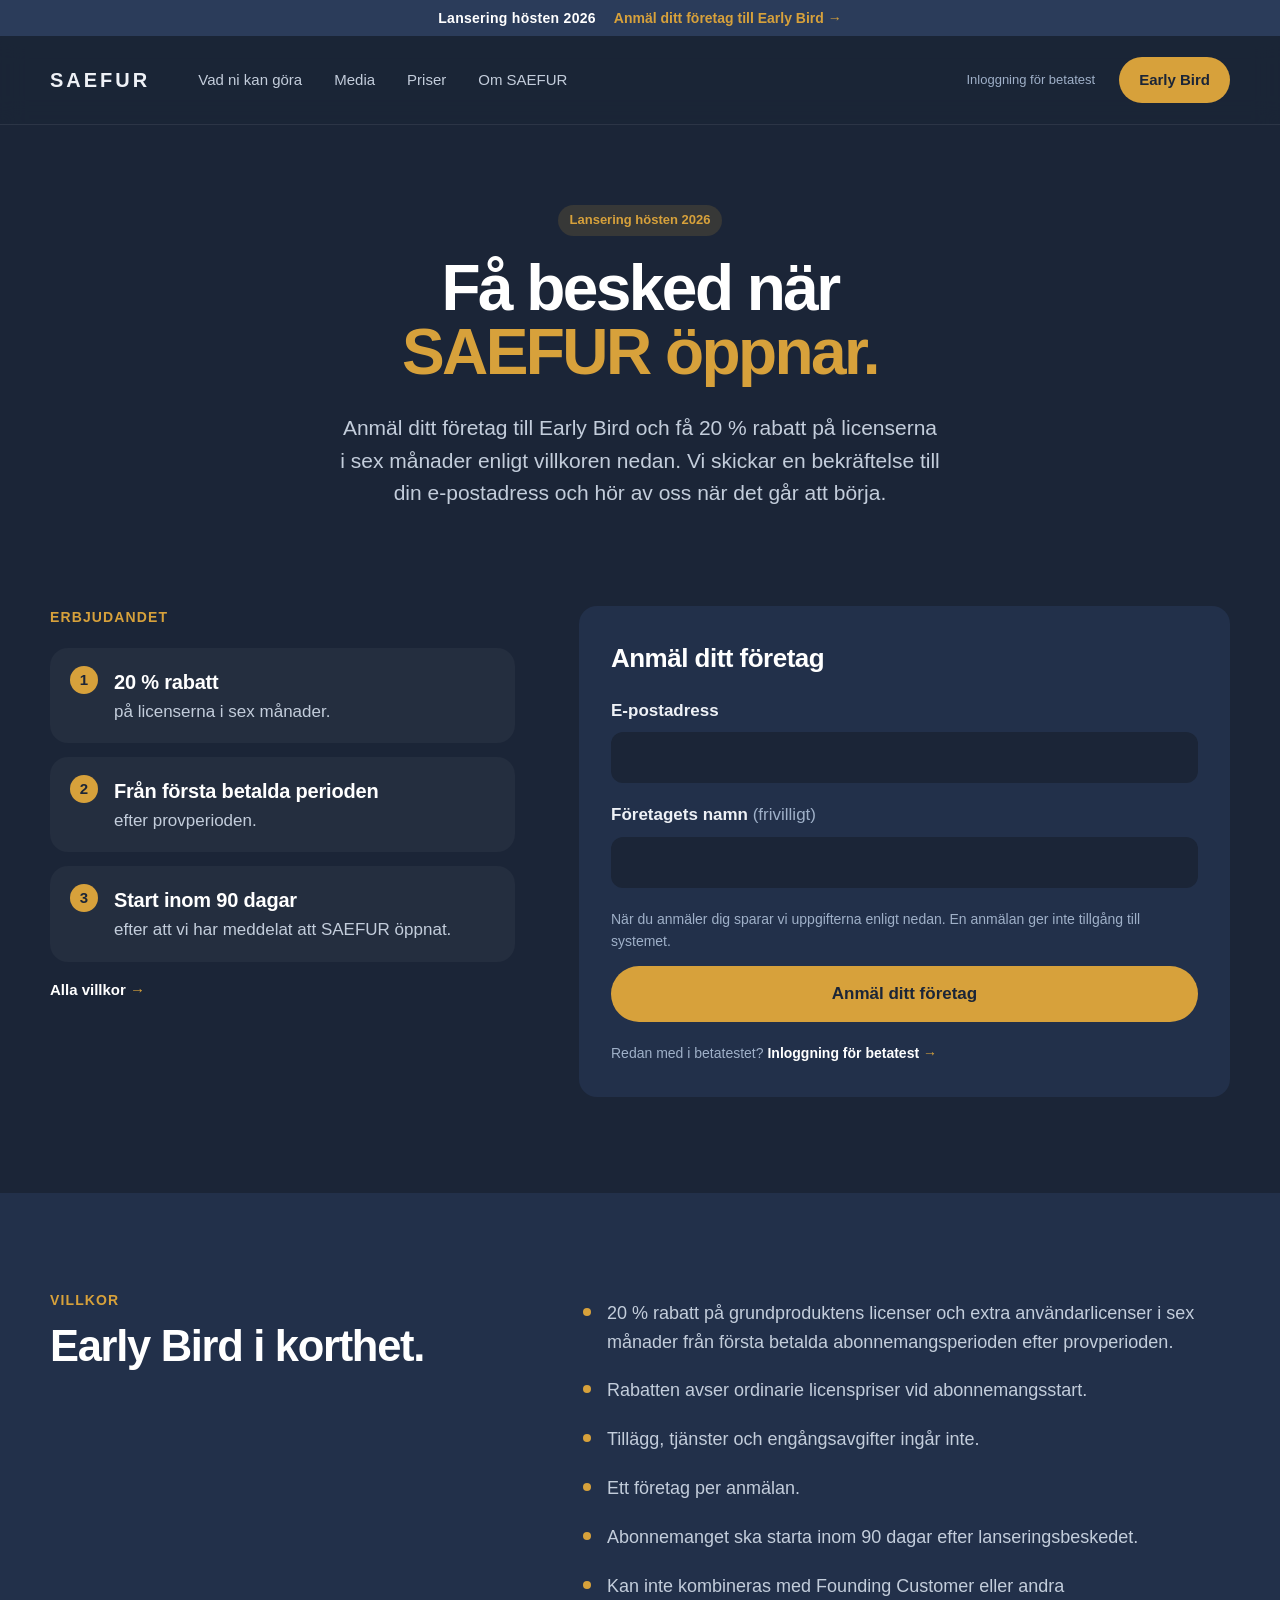
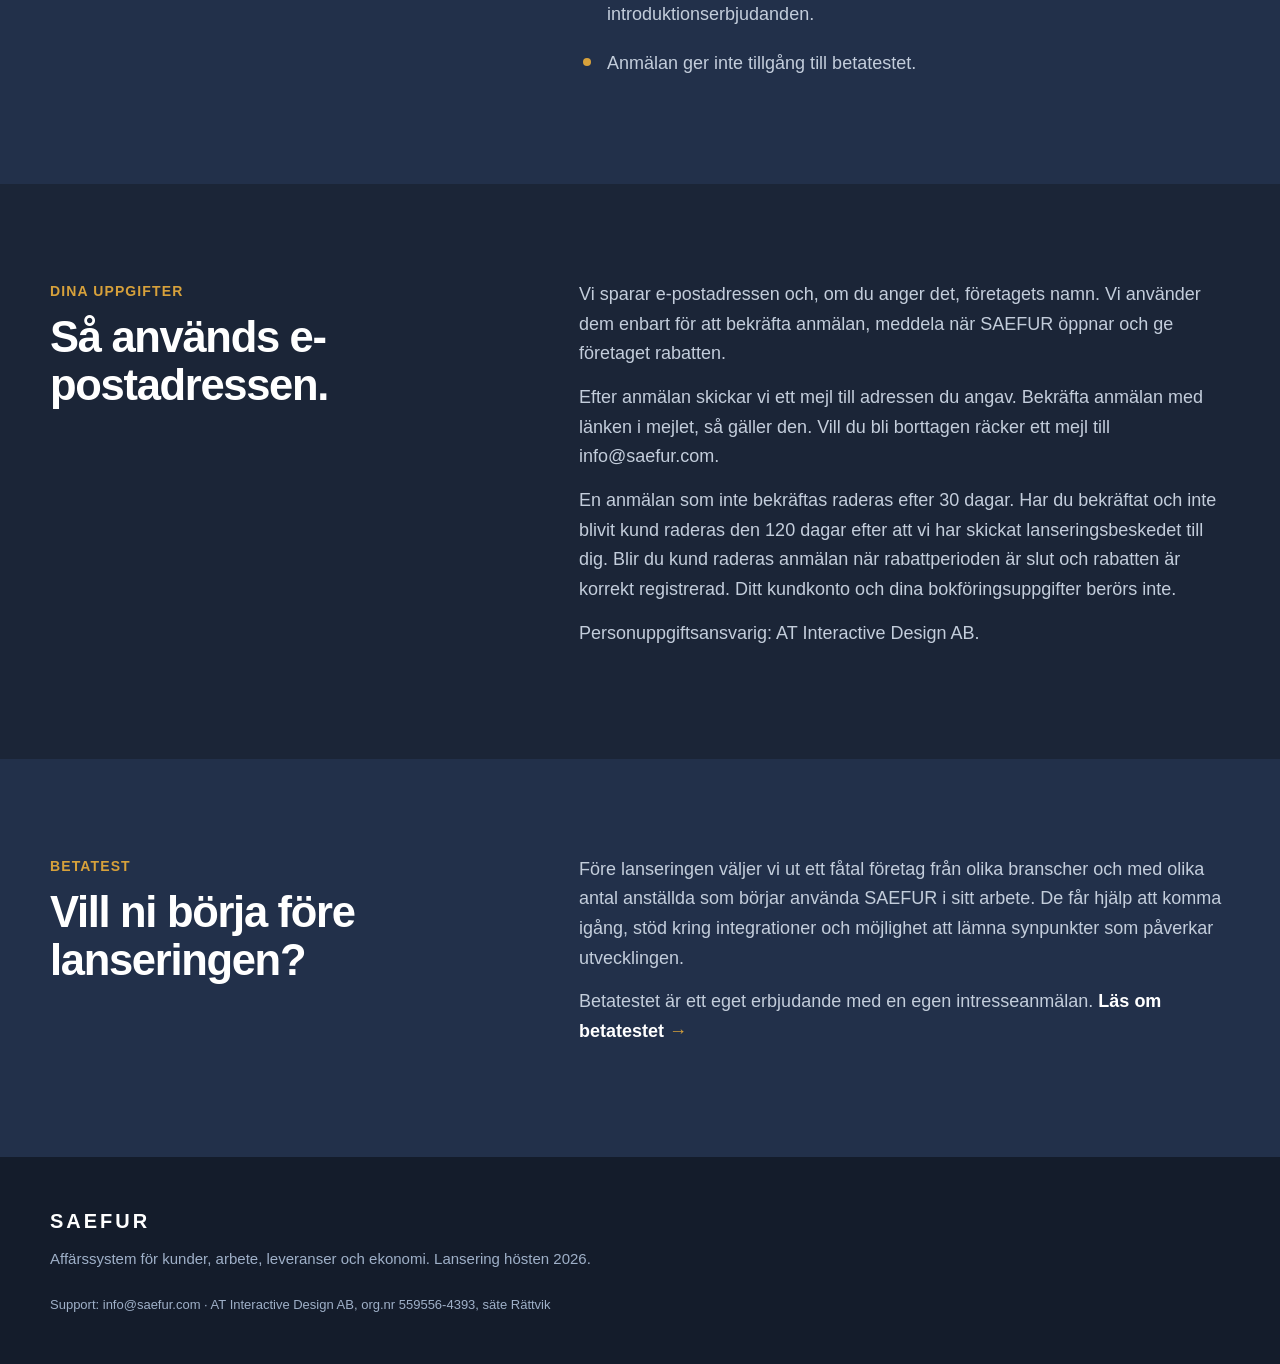
<file: publik-2026-10-26/early-bird.html>
<!doctype html>
<html lang="sv">
<head>
<meta charset="utf-8">
<meta name="viewport" content="width=device-width, initial-scale=1">
<title>Early Bird | SAEFUR</title>
<link rel="stylesheet" href="site.css">
<link rel="stylesheet" href="lansering.css">
</head>
<body>
<div class="lansering"><div class="wrap"><span>Lansering hösten 2026</span><a href="early-bird.html">Anmäl ditt företag till Early Bird</a></div></div>
<div class="huvudrad fast">
<header class="wrap head">
  <a class="brand" href="index.html">SAEFUR</a>
  <nav class="nav" aria-label="Huvudmeny"><a href="funktioner.html">Vad ni kan göra</a><a href="media.html">Media</a><a href="priser.html">Priser</a><a href="om.html">Om SAEFUR</a></nav>
  <div class="right">
    <a class="loggain pilot" href="https://saefur.com/sv/login">Inloggning för betatest</a>
    <a class="btn mjuk" href="early-bird.html" aria-current="page">Early Bird</a>
    <details class="meny"><summary>Meny</summary>
      <div class="panel"><a href="funktioner.html">Vad ni kan göra</a><a href="media.html">Media</a><a href="priser.html">Priser</a><a href="om.html">Om SAEFUR</a><a href="early-bird.html">Early Bird</a><a href="https://saefur.com/sv/login">Inloggning för betatest</a></div>
    </details>
  </div>
</header>
</div>

<main>
<section class="hero sida">
  <div class="wrap hero-text">
    <span class="markning">Lansering hösten 2026</span>
    <h1>Få besked när<br><span>SAEFUR öppnar.</span></h1>
    <p class="lead">Anmäl ditt företag till Early Bird och få 20 % rabatt på licenserna i sex månader enligt villkoren nedan. Vi skickar en bekräftelse till din e-postadress och hör av oss när det går att börja.</p>
  </div>
</section>

<section class="sektion">
  <div class="wrap eb-grid">
    <div>
      <p class="etikett">Erbjudandet</p>
      <ol class="eb-tre">
        <li><b>20 % rabatt</b><span>på licenserna i sex månader.</span></li>
        <li><b>Från första betalda perioden</b><span>efter provperioden.</span></li>
        <li><b>Start inom 90 dagar</b><span>efter att vi har meddelat att SAEFUR öppnat.</span></li>
      </ol>
      <p class="not"><a class="textlank" href="#villkor">Alla villkor</a></p>
    </div>

    <form class="eb-form" id="eb-form" novalidate aria-labelledby="eb-rubrik">
      <h2 id="eb-rubrik">Anmäl ditt företag</h2>
      <p class="eb-ej-ansluten" id="eb-ej-ansluten" hidden>Anmälan är inte ansluten ännu. Formuläret skickar ingenting och ingenting sparas förrän mottagningen är på plats.</p>
      <div class="eb-falt">
        <label for="eb-epost">E-postadress</label>
        <input id="eb-epost" name="email" type="email" autocomplete="email" inputmode="email" required maxlength="254">
        <p class="eb-fel" id="eb-epost-fel" role="alert" hidden></p>
      </div>
      <div class="eb-falt">
        <label for="eb-foretag">Företagets namn <span class="frivilligt">(frivilligt)</span></label>
        <input id="eb-foretag" name="company" type="text" autocomplete="organization" maxlength="200">
      </div>
      <div class="eb-falt eb-fang" aria-hidden="true">
        <label for="eb-webb">Lämna tomt</label>
        <input id="eb-webb" name="website" type="text" tabindex="-1" autocomplete="off">
      </div>
      <p class="mikro eb-samtycke-text">När du anmäler dig sparar vi uppgifterna enligt nedan. En anmälan ger inte tillgång till systemet.</p>
      <button class="btn stor" type="submit" id="eb-skicka">Anmäl ditt företag</button>
      <div class="eb-status" id="eb-status" role="status" aria-live="polite" tabindex="-1" hidden></div>
      <p class="mikro">Redan med i betatestet? <a class="textlank" href="https://saefur.com/sv/login">Inloggning för betatest</a></p>
    </form>
  </div>
</section>

<section class="sektion band" id="villkor">
  <div class="wrap eb-grid">
    <div>
      <p class="etikett">Villkor</p>
      <h2 class="rubrik">Early Bird i korthet.</h2>
    </div>
    <ul class="lista villkor"><li>20 % rabatt på grundproduktens licenser och extra användarlicenser i sex månader från första betalda abonnemangsperioden efter provperioden.</li><li>Rabatten avser ordinarie licenspriser vid abonnemangsstart.</li><li>Tillägg, tjänster och engångsavgifter ingår inte.</li><li>Ett företag per anmälan.</li><li>Abonnemanget ska starta inom 90 dagar efter lanseringsbeskedet.</li><li>Kan inte kombineras med Founding Customer eller andra introduktionserbjudanden.</li><li>Anmälan ger inte tillgång till betatestet.</li></ul>
  </div>
</section>

<section class="sektion" id="uppgifter">
  <div class="wrap eb-grid">
    <div>
      <p class="etikett">Dina uppgifter</p>
      <h2 class="rubrik">Så används e-postadressen.</h2>
    </div>
    <div class="eb-text">
      <p>Vi sparar e-postadressen och, om du anger det, företagets namn. Vi använder dem enbart för att bekräfta anmälan, meddela när SAEFUR öppnar och ge företaget rabatten.</p>
      <p>Efter anmälan skickar vi ett mejl till adressen du angav. Bekräfta anmälan med länken i mejlet, så gäller den. Vill du bli borttagen räcker ett mejl till info@saefur.com.</p>
      <p><span data-p="gallring">En anmälan som inte bekräftas raderas efter 30 dagar. Har du bekräftat och inte blivit kund raderas den 120 dagar efter att vi har skickat lanseringsbeskedet till dig. Blir du kund raderas anmälan när rabattperioden är slut och rabatten är korrekt registrerad. Ditt kundkonto och dina bokföringsuppgifter berörs inte.</span></p>
      <p class="not">Personuppgiftsansvarig: AT Interactive Design AB.</p>
    </div>
  </div>
</section>

<section class="sektion band" id="betatest">
  <div class="wrap eb-grid">
    <div>
      <p class="etikett">Betatest</p>
      <h2 class="rubrik">Vill ni börja före lanseringen?</h2>
    </div>
    <div class="eb-text">
      <p>Före lanseringen väljer vi ut ett fåtal företag från olika branscher och med olika antal anställda som börjar använda SAEFUR i sitt arbete. De får hjälp att komma igång, stöd kring integrationer och möjlighet att lämna synpunkter som påverkar utvecklingen.</p>
      <p>Betatestet är ett eget erbjudande med en egen intresseanmälan. <a class="textlank" href="betatest.html">Läs om betatestet</a></p>
    </div>
  </div>
</section>
</main>

<footer class="fot">
  <div class="wrap">
    <div class="rad">
      <div><span class="brand">SAEFUR</span>Affärssystem för kunder, arbete, leveranser och ekonomi. Lansering hösten 2026.</div>
    </div>
    <p class="liten">Support: info@saefur.com · AT Interactive Design AB, org.nr 559556-4393, säte Rättvik</p>
  </div>
</footer>
<script id="data" type="application/json">{"mottagning": "/api/early-bird"}</script>
<script src="early-bird.js"></script>
</body>
</html>
</file>
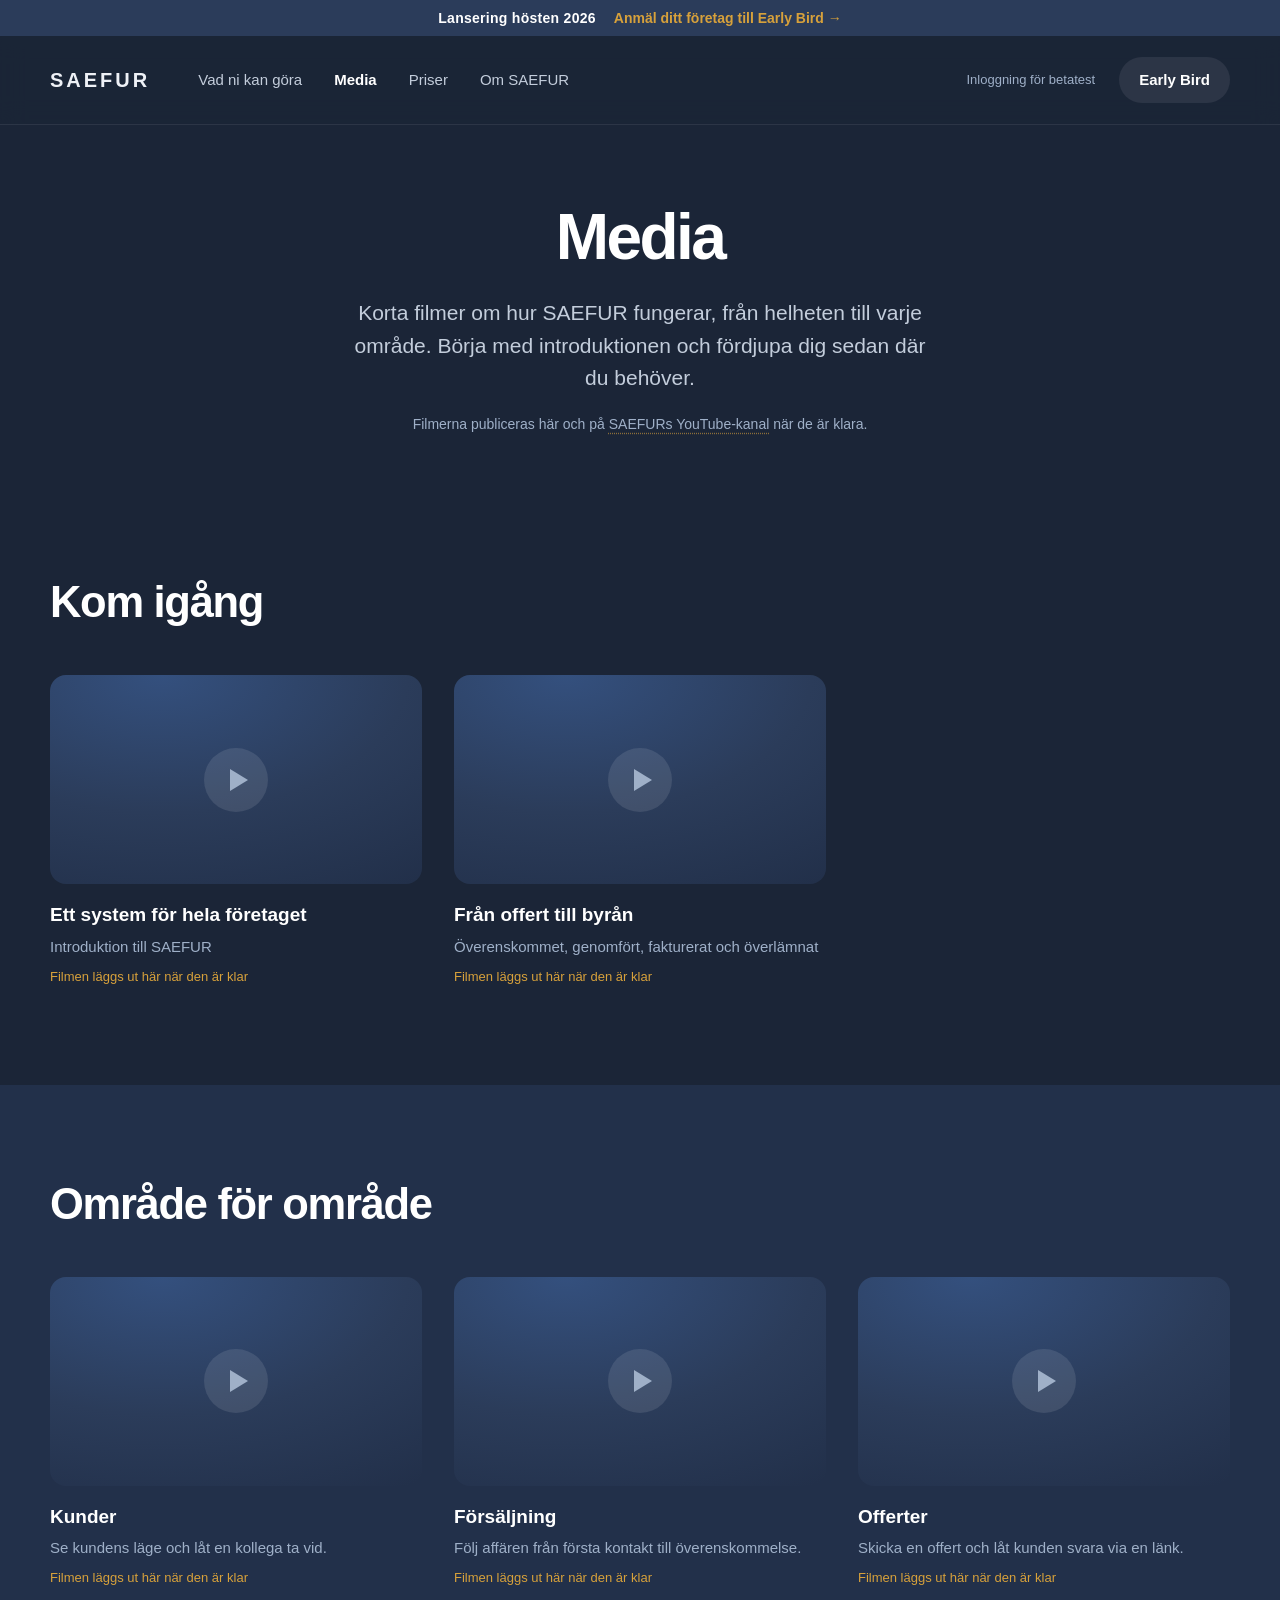
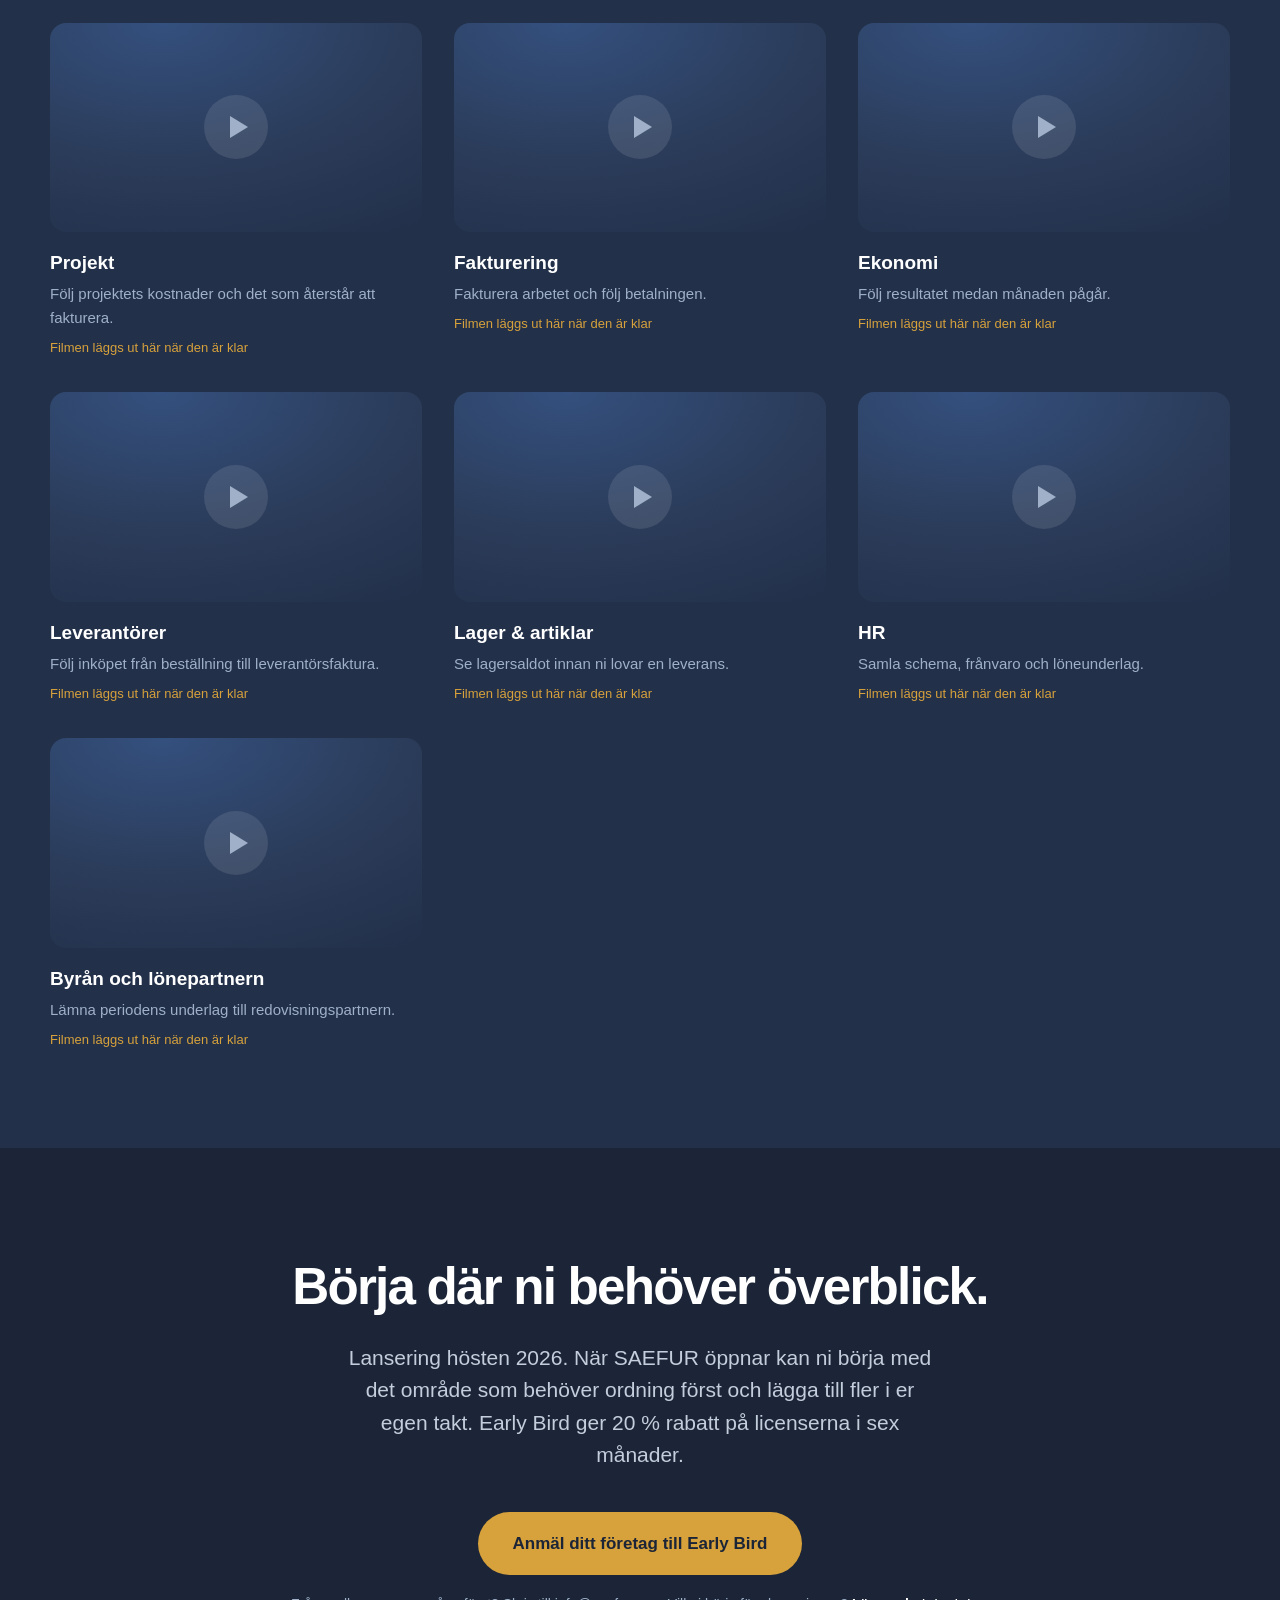
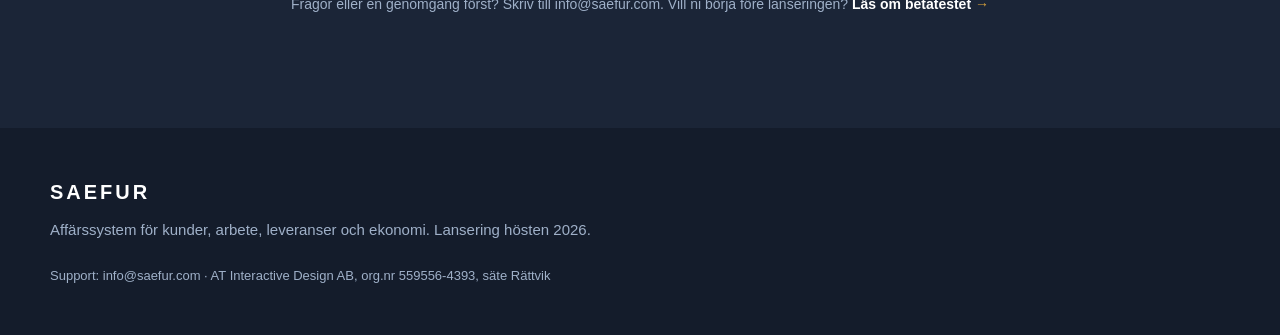
<file: publik-2026-10-26/media.html>
<!doctype html>
<html lang="sv">
<head>
<meta charset="utf-8">
<meta name="viewport" content="width=device-width, initial-scale=1">
<title>Media | SAEFUR</title>
<link rel="stylesheet" href="site.css">
<link rel="stylesheet" href="lansering.css">
</head>
<body>

<div class="lansering"><div class="wrap"><span>Lansering hösten 2026</span><a href="early-bird.html">Anmäl ditt företag till Early Bird</a></div></div>
<div class="huvudrad fast">
<header class="wrap head">
  <a class="brand" href="index.html">SAEFUR</a>
  <nav class="nav" aria-label="Huvudmeny"><a href="funktioner.html">Vad ni kan göra</a><a href="media.html" aria-current="page">Media</a><a href="priser.html">Priser</a><a href="om.html">Om SAEFUR</a></nav>
  <div class="right">
    <a class="loggain pilot" href="https://saefur.com/sv/login">Inloggning för betatest</a>
    <a class="btn mjuk" href="early-bird.html">Early Bird</a>
    <details class="meny"><summary>Meny</summary>
      <div class="panel"><a href="funktioner.html">Vad ni kan göra</a><a href="media.html">Media</a><a href="priser.html">Priser</a><a href="om.html">Om SAEFUR</a><a href="early-bird.html">Early Bird</a><a href="https://saefur.com/sv/login">Inloggning för betatest</a></div>
    </details>
  </div>
</header>
</div>

<main>
<section class="hero sida">
  <div class="wrap hero-text">
    <h1>Media</h1>
    <p class="lead">Korta filmer om hur SAEFUR fungerar, från helheten till varje område. Börja med introduktionen och fördjupa dig sedan där du behöver.</p>
    <p class="mikro">Filmerna publiceras här och på <span class="bekrafta">SAEFURs YouTube-kanal</span> när de är klara.</p>
  </div>
</section>
<div style="height:48px"></div>

<section class="sektion">
  <div class="wrap">
    <h2 class="rubrik">Kom igång</h2>
    <div class="filmer"><figure class="film"><div class="yta vantar"><span class="spela" aria-hidden="true"></span></div><figcaption><h3>Ett system för hela företaget</h3><p>Introduktion till SAEFUR</p><span class="status">Filmen läggs ut här när den är klar</span></figcaption></figure><figure class="film"><div class="yta vantar"><span class="spela" aria-hidden="true"></span></div><figcaption><h3>Från offert till byrån</h3><p>Överenskommet, genomfört, fakturerat och överlämnat</p><span class="status">Filmen läggs ut här när den är klar</span></figcaption></figure></div>
  </div>
</section>
<section class="sektion band">
  <div class="wrap">
    <h2 class="rubrik">Område för område</h2>
    <div class="filmer"><figure class="film"><div class="yta vantar"><span class="spela" aria-hidden="true"></span></div><figcaption><h3>Kunder</h3><p>Se kundens läge och låt en kollega ta vid.</p><span class="status">Filmen läggs ut här när den är klar</span></figcaption></figure><figure class="film"><div class="yta vantar"><span class="spela" aria-hidden="true"></span></div><figcaption><h3>Försäljning</h3><p>Följ affären från första kontakt till överenskommelse.</p><span class="status">Filmen läggs ut här när den är klar</span></figcaption></figure><figure class="film"><div class="yta vantar"><span class="spela" aria-hidden="true"></span></div><figcaption><h3>Offerter</h3><p>Skicka en offert och låt kunden svara via en länk.</p><span class="status">Filmen läggs ut här när den är klar</span></figcaption></figure><figure class="film"><div class="yta vantar"><span class="spela" aria-hidden="true"></span></div><figcaption><h3>Projekt</h3><p>Följ projektets kostnader och det som återstår att fakturera.</p><span class="status">Filmen läggs ut här när den är klar</span></figcaption></figure><figure class="film"><div class="yta vantar"><span class="spela" aria-hidden="true"></span></div><figcaption><h3>Fakturering</h3><p>Fakturera arbetet och följ betalningen.</p><span class="status">Filmen läggs ut här när den är klar</span></figcaption></figure><figure class="film"><div class="yta vantar"><span class="spela" aria-hidden="true"></span></div><figcaption><h3>Ekonomi</h3><p>Följ resultatet medan månaden pågår.</p><span class="status">Filmen läggs ut här när den är klar</span></figcaption></figure><figure class="film"><div class="yta vantar"><span class="spela" aria-hidden="true"></span></div><figcaption><h3>Leverantörer</h3><p>Följ inköpet från beställning till leverantörsfaktura.</p><span class="status">Filmen läggs ut här när den är klar</span></figcaption></figure><figure class="film"><div class="yta vantar"><span class="spela" aria-hidden="true"></span></div><figcaption><h3>Lager &amp; artiklar</h3><p>Se lagersaldot innan ni lovar en leverans.</p><span class="status">Filmen läggs ut här när den är klar</span></figcaption></figure><figure class="film"><div class="yta vantar"><span class="spela" aria-hidden="true"></span></div><figcaption><h3>HR</h3><p>Samla schema, frånvaro och löneunderlag.</p><span class="status">Filmen läggs ut här när den är klar</span></figcaption></figure><figure class="film"><div class="yta vantar"><span class="spela" aria-hidden="true"></span></div><figcaption><h3>Byrån och lönepartnern</h3><p>Lämna periodens underlag till redovisningspartnern.</p><span class="status">Filmen läggs ut här när den är klar</span></figcaption></figure></div>
  </div>
</section>
<section class="avslut">
  <div class="wrap">
    <h2>Börja där ni behöver överblick.</h2>
    <p class="lead" style="margin-left:auto;margin-right:auto">Lansering hösten 2026. När SAEFUR öppnar kan ni börja med det område som behöver ordning först och lägga till fler i er egen takt. Early Bird ger 20 % rabatt på licenserna i sex månader.</p>
    <div class="actions"><a class="btn stor" href="early-bird.html">Anmäl ditt företag till Early Bird</a></div>
    <p class="mikro">Frågor eller en genomgång först? Skriv till info@saefur.com. Vill ni börja före lanseringen? <a class="textlank" href="betatest.html">Läs om betatestet</a></p>
  </div>
</section>
</main>

<footer class="fot">
  <div class="wrap">
    <div class="rad">
      <div><span class="brand">SAEFUR</span>Affärssystem för kunder, arbete, leveranser och ekonomi. Lansering hösten 2026.</div>
    </div>
    <p class="liten">Support: info@saefur.com · AT Interactive Design AB, org.nr 559556-4393, säte Rättvik</p>
  </div>
</footer>
<script>
// Laddar YouTube först när besökaren klickar, via youtube-nocookie.
document.querySelectorAll('.yta[data-youtube]').forEach(function (knapp) {
  knapp.addEventListener('click', function () {
    var f = document.createElement('iframe');
    f.src = 'https://www.youtube-nocookie.com/embed/' + knapp.dataset.youtube + '?autoplay=1&rel=0';
    f.allow = 'autoplay; encrypted-media; picture-in-picture';
    f.allowFullscreen = true;
    f.title = knapp.getAttribute('aria-label');
    knapp.replaceChildren(f);
  });
});
</script>
</body>
</html>
</file>
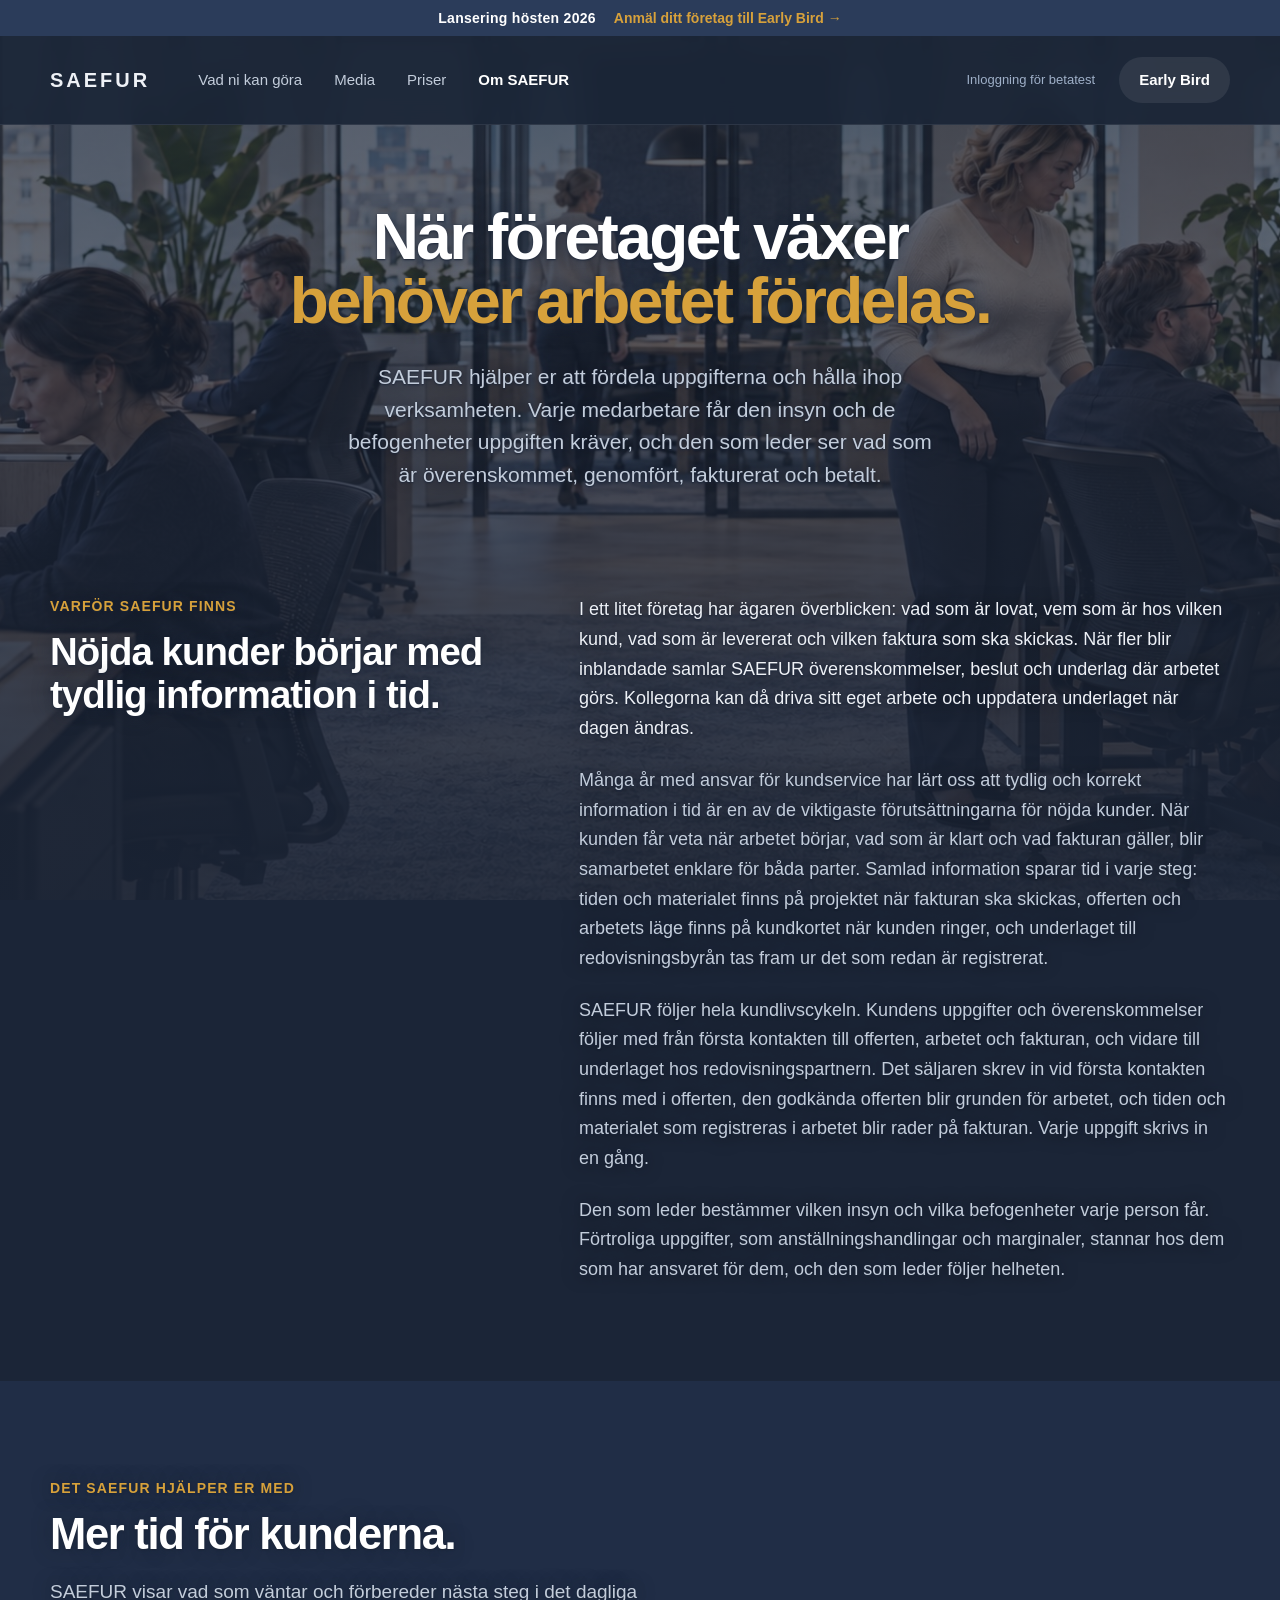
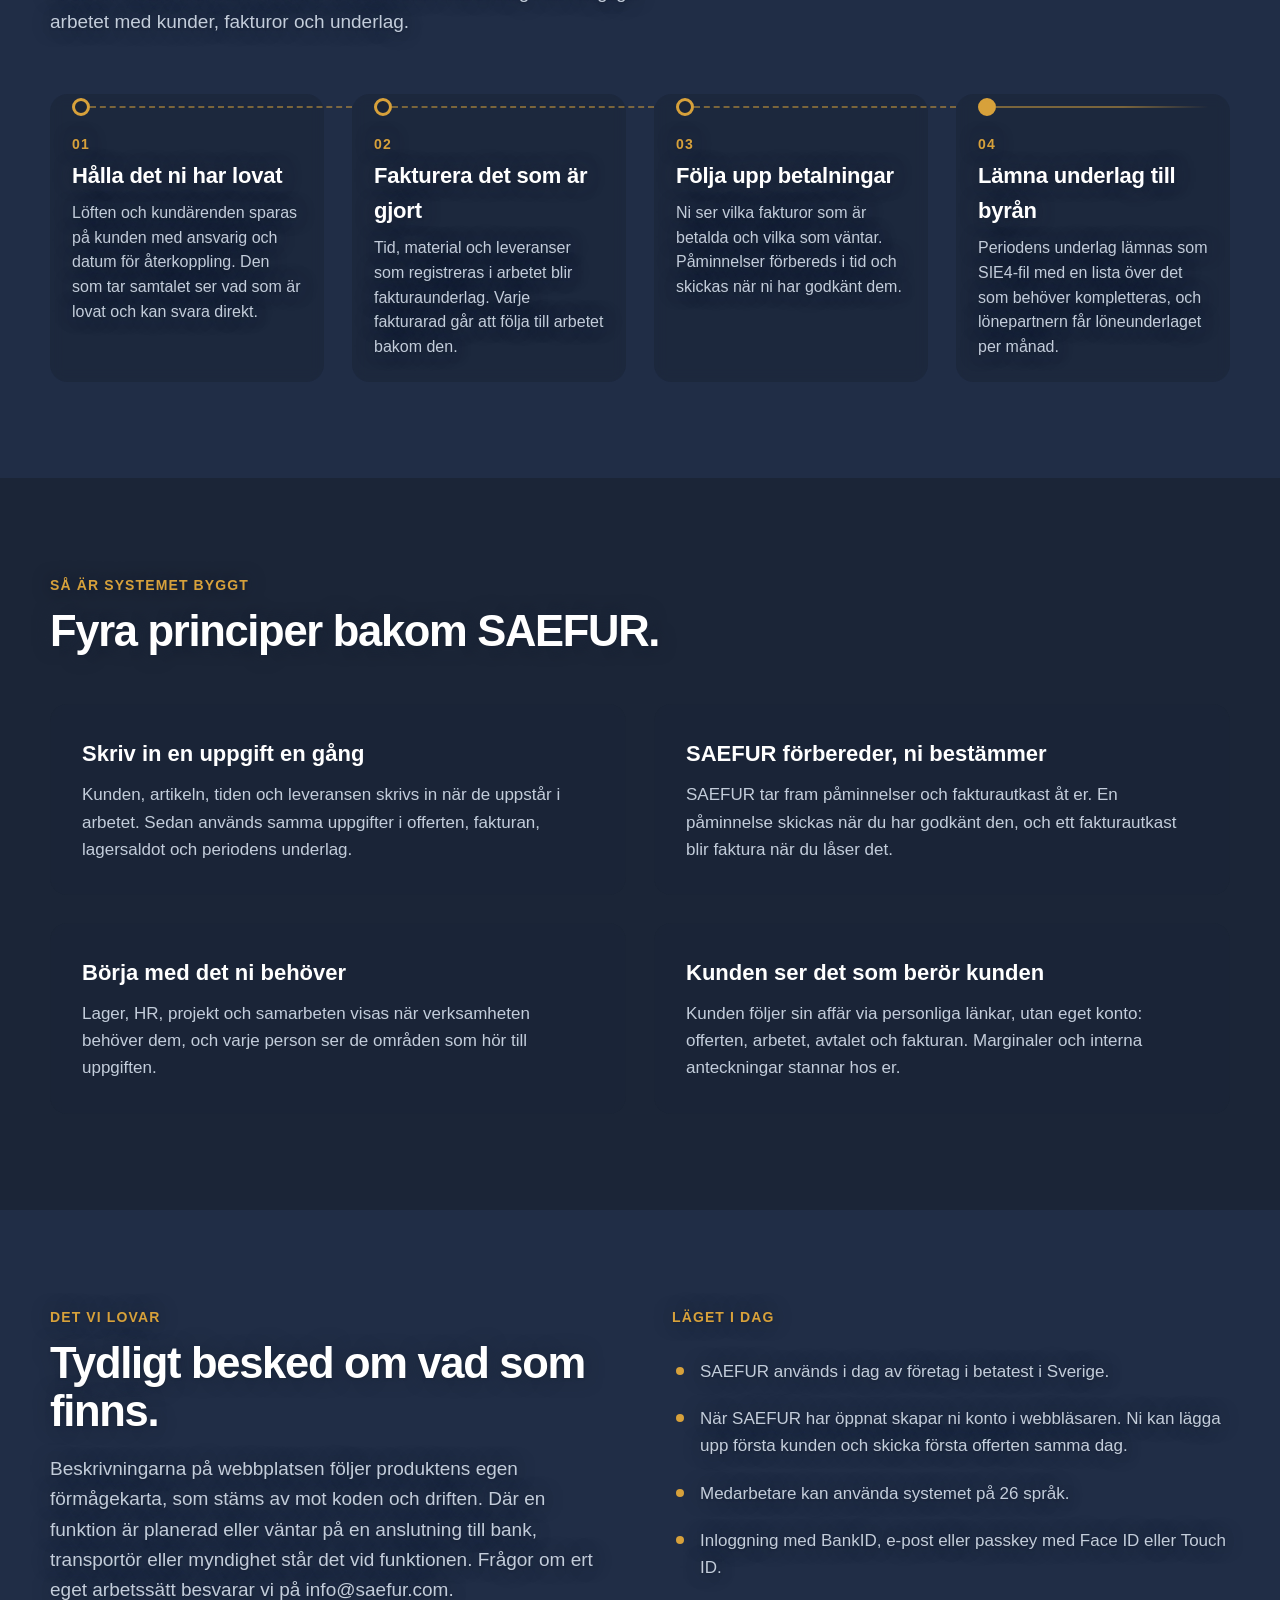
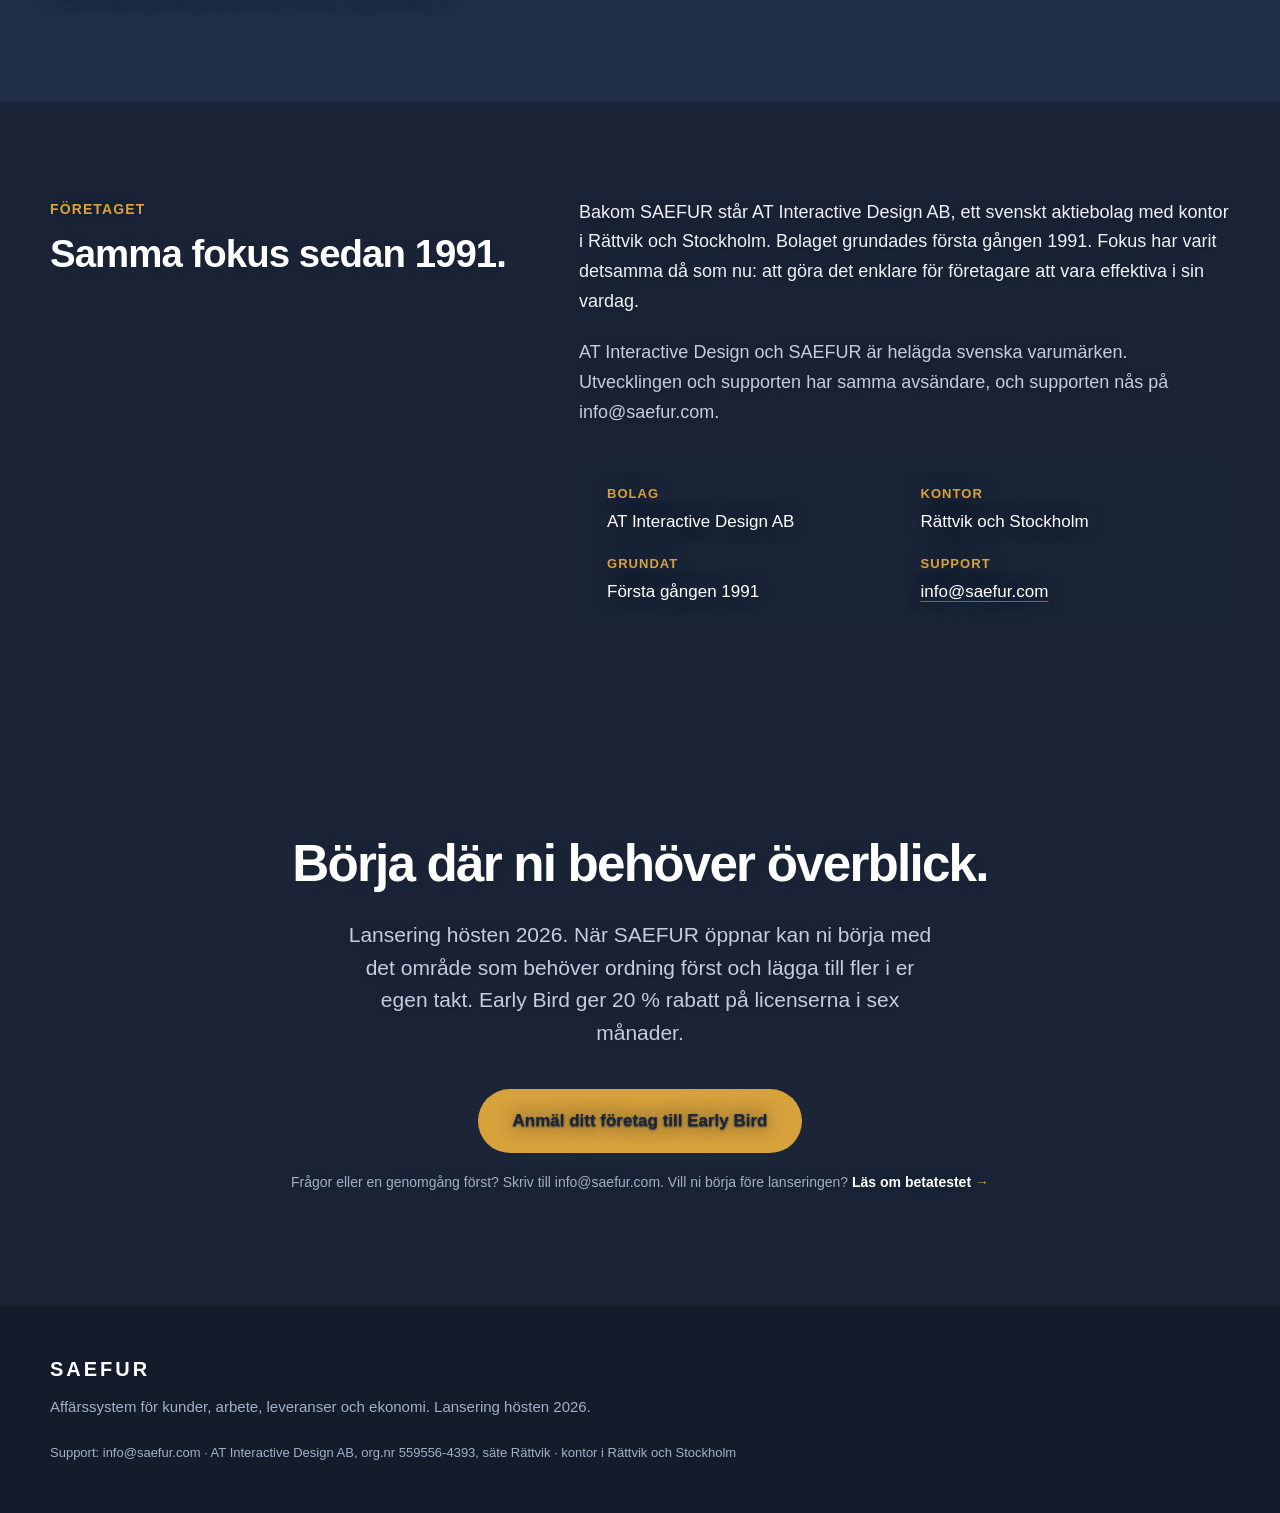
<file: publik-2026-10-26/om.html>
<!doctype html>
<html lang="sv">
<head>
<meta charset="utf-8">
<meta name="viewport" content="width=device-width, initial-scale=1">
<title>Om SAEFUR | SAEFUR</title>
<link rel="stylesheet" href="site.css">
<link rel="stylesheet" href="om.css">
<link rel="stylesheet" href="lansering.css">
</head>
<body class="med-bakgrund">
<div class="bakgrund" aria-hidden="true"><img src="bilder/foto-11-huvudkontor-samarbete.jpg" alt="" data-bild="samarbete" style="--pos:50% 45%;--pos-m:74% 45%" class="aktiv"><img src="bilder/foto-12-huvudkontor-arbetsmiljo.jpg" alt="" data-bild="arbetsmiljo" style="--pos:50% 50%;--pos-m:62% 50%" loading="lazy"><img src="bilder/foto-13-huvudkontor-personalmote.jpg" alt="" data-bild="personalmote" style="--pos:50% 45%;--pos-m:52% 45%" loading="lazy"></div>

<div class="lansering"><div class="wrap"><span>Lansering hösten 2026</span><a href="early-bird.html">Anmäl ditt företag till Early Bird</a></div></div>
<div class="huvudrad fast">
<header class="wrap head">
  <a class="brand" href="index.html">SAEFUR</a>
  <nav class="nav" aria-label="Huvudmeny"><a href="funktioner.html">Vad ni kan göra</a><a href="media.html">Media</a><a href="priser.html">Priser</a><a href="om.html" aria-current="page">Om SAEFUR</a></nav>
  <div class="right">
    <a class="loggain pilot" href="https://saefur.com/sv/login">Inloggning för betatest</a>
    <a class="btn mjuk" href="early-bird.html">Early Bird</a>
    <details class="meny"><summary>Meny</summary>
      <div class="panel"><a href="funktioner.html">Vad ni kan göra</a><a href="media.html">Media</a><a href="priser.html">Priser</a><a href="om.html">Om SAEFUR</a><a href="early-bird.html">Early Bird</a><a href="https://saefur.com/sv/login">Inloggning för betatest</a></div>
    </details>
  </div>
</header>
</div>

<main>
<section class="hero sida">
  <div class="wrap hero-text">
    <h1>När företaget växer<br><span>behöver arbetet fördelas.</span></h1>
    <p class="lead">SAEFUR hjälper er att fördela uppgifterna och hålla ihop verksamheten. Varje medarbetare får den insyn och de befogenheter uppgiften kräver, och den som leder ser vad som är överenskommet, genomfört, fakturerat och betalt.</p>
  </div>
</section>

<section class="sektion varfor" id="varfor">
  <div class="wrap omrade">
    <div>
      <p class="etikett">Varför SAEFUR finns</p>
      <h2>Nöjda kunder börjar med tydlig information i tid.</h2>
    </div>
    <div class="text">
      <p>I ett litet företag har ägaren överblicken: vad som är lovat, vem som är hos vilken kund, vad som är levererat och vilken faktura som ska skickas. När fler blir inblandade samlar SAEFUR överenskommelser, beslut och underlag där arbetet görs. Kollegorna kan då driva sitt eget arbete och uppdatera underlaget när dagen ändras.</p>
      <p><span data-p="kundservice">Många år med ansvar för kundservice har lärt oss att tydlig och korrekt information i tid är en av de viktigaste förutsättningarna för nöjda kunder.</span> När kunden får veta när arbetet börjar, vad som är klart och vad fakturan gäller, blir samarbetet enklare för båda parter. <span data-p="leta">Samlad information sparar tid i varje steg: tiden och materialet finns på projektet när fakturan ska skickas, offerten och arbetets läge finns på kundkortet när kunden ringer, och underlaget till redovisningsbyrån tas fram ur det som redan är registrerat.</span></p>
      <p><span data-p="en-gang">SAEFUR följer hela kundlivscykeln. Kundens uppgifter och överenskommelser följer med från första kontakten till offerten, arbetet och fakturan, och vidare till underlaget hos redovisningspartnern.</span> Det säljaren skrev in vid första kontakten finns med i offerten, den godkända offerten blir grunden för arbetet, och tiden och materialet som registreras i arbetet blir rader på fakturan. Varje uppgift skrivs in en gång.</p>
      <p><span data-p="insyn">Den som leder bestämmer vilken insyn och vilka befogenheter varje person får. Förtroliga uppgifter, som anställningshandlingar och marginaler, stannar hos dem som har ansvaret för dem, och den som leder följer helheten.</span></p>
    </div>
  </div>
</section>

<section class="sektion band" id="hjalp">
  <div class="wrap">
    <p class="etikett">Det SAEFUR hjälper er med</p>
    <h2 class="rubrik">Mer tid för kunderna.</h2>
    <p class="ingress"><span data-p="hjalp">SAEFUR visar vad som väntar och förbereder nästa steg i det dagliga arbetet med kunder, fakturor och underlag.</span></p>
    <ol class="fragor-spar"><li><span class="punkt" aria-hidden="true"></span><p class="nr">01</p><h3>Hålla det ni har lovat</h3><p>Löften och kundärenden sparas på kunden med ansvarig och datum för återkoppling. Den som tar samtalet ser vad som är lovat och kan svara direkt.</p></li><li><span class="punkt" aria-hidden="true"></span><p class="nr">02</p><h3>Fakturera det som är gjort</h3><p>Tid, material och leveranser som registreras i arbetet blir fakturaunderlag. Varje fakturarad går att följa till arbetet bakom den.</p></li><li><span class="punkt" aria-hidden="true"></span><p class="nr">03</p><h3>Följa upp betalningar</h3><p>Ni ser vilka fakturor som är betalda och vilka som väntar. Påminnelser förbereds i tid och skickas när ni har godkänt dem.</p></li><li><span class="punkt" aria-hidden="true"></span><p class="nr">04</p><h3>Lämna underlag till byrån</h3><p>Periodens underlag lämnas som SIE4-fil med en lista över det som behöver kompletteras, och lönepartnern får löneunderlaget per månad.</p></li></ol>
  </div>
</section>

<section class="sektion" id="principer">
  <div class="wrap">
    <p class="etikett">Så är systemet byggt</p>
    <h2 class="rubrik">Fyra principer bakom SAEFUR.</h2>
    <div class="principer fyra"><div><h3><span data-p="princip-1">Skriv in en uppgift en gång</span></h3><p>Kunden, artikeln, tiden och leveransen skrivs in när de uppstår i arbetet. Sedan används samma uppgifter i offerten, fakturan, lagersaldot och periodens underlag.</p></div><div><h3><span data-p="princip-2">SAEFUR förbereder, ni bestämmer</span></h3><p>SAEFUR tar fram påminnelser och fakturautkast åt er. En påminnelse skickas när du har godkänt den, och ett fakturautkast blir faktura när du låser det.</p></div><div><h3><span data-p="princip-3">Börja med det ni behöver</span></h3><p>Lager, HR, projekt och samarbeten visas när verksamheten behöver dem, och varje person ser de områden som hör till uppgiften.</p></div><div><h3><span data-p="princip-4">Kunden ser det som berör kunden</span></h3><p>Kunden följer sin affär via personliga länkar, utan eget konto: offerten, arbetet, avtalet och fakturan. Marginaler och interna anteckningar stannar hos er.</p></div></div>
  </div>
</section>

<section class="sektion band" id="lovar">
  <div class="wrap tva">
    <div>
      <p class="etikett">Det vi lovar</p>
      <h2 class="rubrik">Tydligt besked om vad som finns.</h2>
      <p class="ingress"><span data-p="formagekarta">Beskrivningarna på webbplatsen följer produktens egen förmågekarta, som stäms av mot koden och driften.</span> Där en funktion är planerad eller väntar på en anslutning till bank, transportör eller myndighet står det vid funktionen. <span data-p="rakt-svar">Frågor om ert eget arbetssätt besvarar vi på info@saefur.com.</span></p>
    </div>
    <div>
      <p class="etikett">Läget i dag</p>
      <ul class="lista">
        <li><span data-p="i-drift">SAEFUR används i dag av företag i betatest i Sverige.</span></li>
        <li><span data-p="konto">När SAEFUR har öppnat skapar ni konto i webbläsaren.</span> Ni kan lägga upp första kunden och skicka första offerten samma dag.</li>
        <li><span data-p="sprak">Medarbetare kan använda systemet på 26 språk.</span></li>
        <li><span data-p="inloggning">Inloggning med BankID, e-post eller passkey med Face ID eller Touch ID.</span></li>
      </ul>
    </div>
  </div>
</section>

<section class="sektion" id="foretaget">
  <div class="wrap omrade">
    <div>
      <p class="etikett">Företaget</p>
      <h2>Samma fokus sedan 1991.</h2>
    </div>
    <div class="text">
      <p><span data-p="bolaget">Bakom SAEFUR står AT Interactive Design AB, ett svenskt aktiebolag med kontor i Rättvik och Stockholm.</span> <span data-p="1991">Bolaget grundades första gången 1991. Fokus har varit detsamma då som nu: att göra det enklare för företagare att vara effektiva i sin vardag.</span></p>
      <p><span data-p="varumarken">AT Interactive Design och SAEFUR är helägda svenska varumärken.</span> Utvecklingen och supporten har samma avsändare, och supporten nås på <span data-p="support">info@saefur.com.</span></p>
      <dl class="fakta">
        <div><dt>Bolag</dt><dd>AT Interactive Design AB</dd></div>
        <div><dt>Kontor</dt><dd>Rättvik och Stockholm</dd></div>
        <div><dt>Grundat</dt><dd>Första gången 1991</dd></div>
        <div><dt>Support</dt><dd><a href="mailto:info@saefur.com">info@saefur.com</a></dd></div>
      </dl>
    </div>
  </div>
</section>

<section class="avslut">
  <div class="wrap">
    <h2>Börja där ni behöver överblick.</h2>
    <p class="lead" style="margin-left:auto;margin-right:auto">Lansering hösten 2026. När SAEFUR öppnar kan ni börja med det område som behöver ordning först och lägga till fler i er egen takt. Early Bird ger 20 % rabatt på licenserna i sex månader.</p>
    <div class="actions"><a class="btn stor" href="early-bird.html">Anmäl ditt företag till Early Bird</a></div>
    <p class="mikro">Frågor eller en genomgång först? Skriv till info@saefur.com. Vill ni börja före lanseringen? <a class="textlank" href="betatest.html">Läs om betatestet</a></p>
  </div>
</section>
</main>

<footer class="fot">
  <div class="wrap">
    <div class="rad">
      <div><span class="brand">SAEFUR</span>Affärssystem för kunder, arbete, leveranser och ekonomi. Lansering hösten 2026.</div>
    </div>
    <p class="liten">Support: info@saefur.com · AT Interactive Design AB, org.nr 559556-4393, säte Rättvik · kontor i Rättvik och Stockholm</p>
  </div>
</footer>
<script id="data" type="application/json">{"bilder": ["samarbete", "arbetsmiljo", "personalmote"], "vaxling": 9}</script>
<script src="om.js"></script>
</body>
</html>
</file>
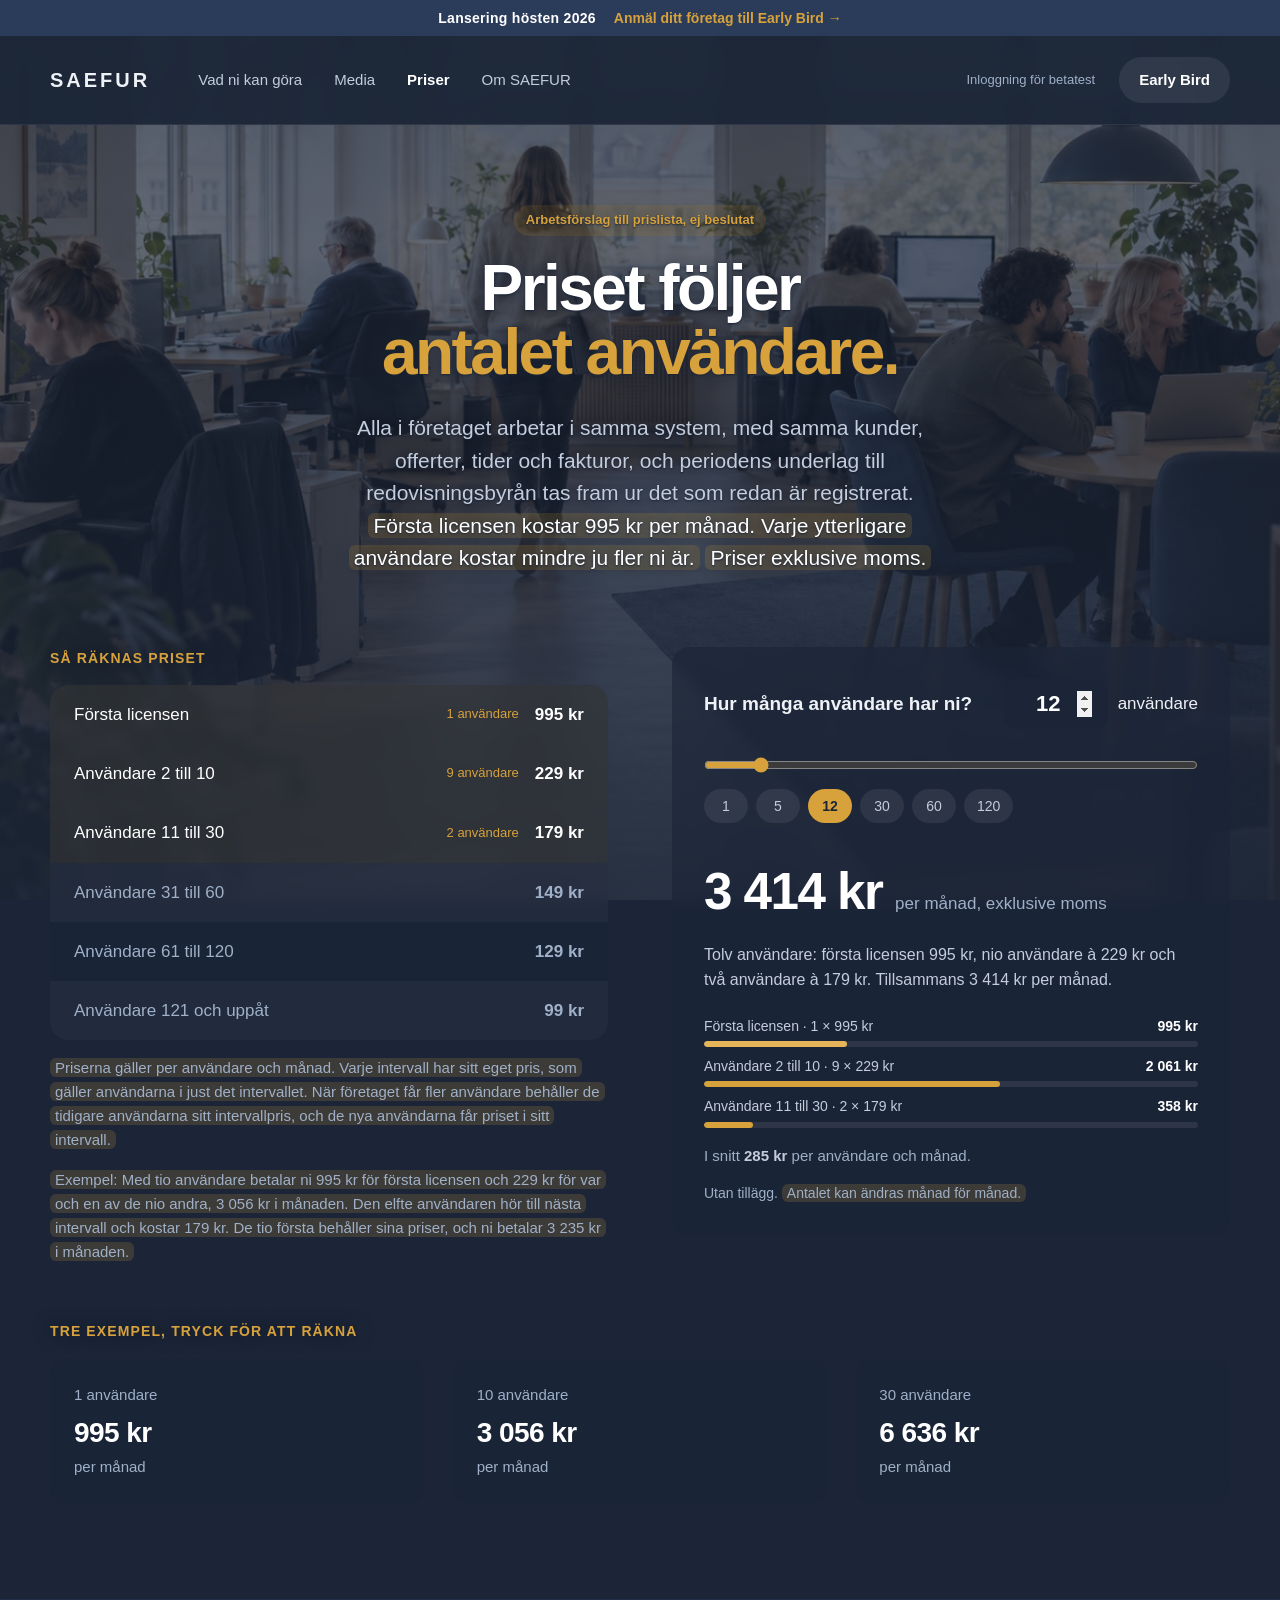
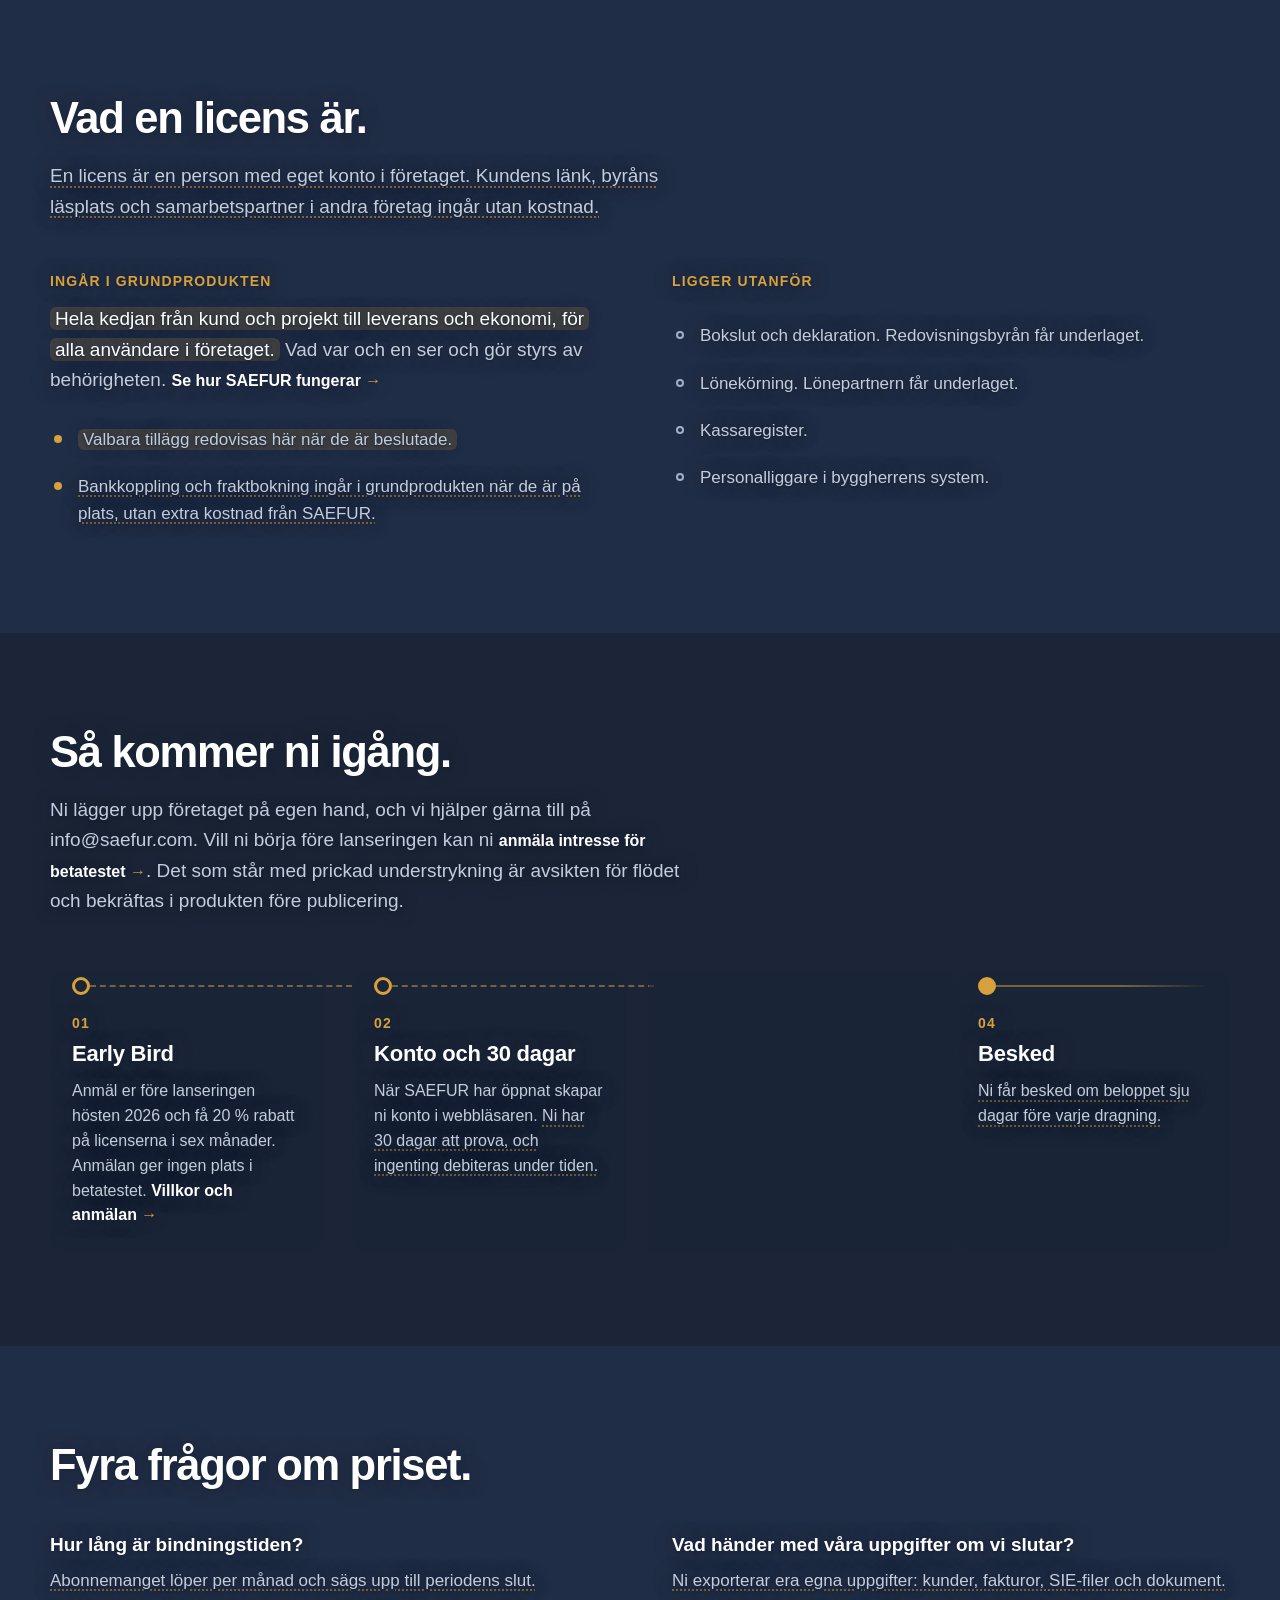
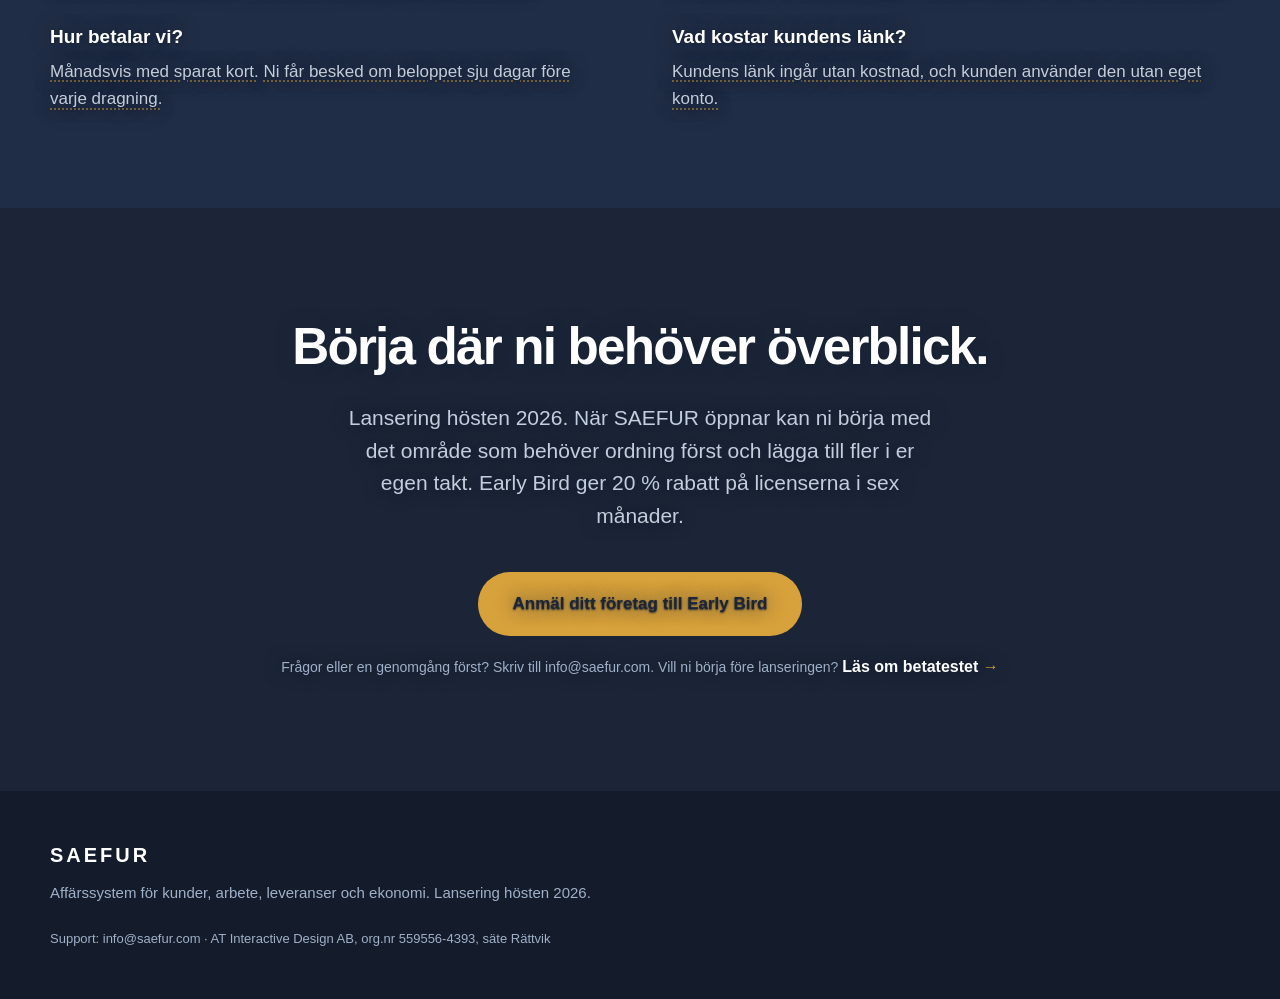
<file: publik-2026-10-26/priser.html>
<!doctype html>
<html lang="sv">
<head>
<meta charset="utf-8">
<meta name="viewport" content="width=device-width, initial-scale=1">
<title>Priser | SAEFUR</title>
<link rel="stylesheet" href="site.css">
<link rel="stylesheet" href="priser.css">
<link rel="stylesheet" href="lansering.css">
</head>
<body class="med-bakgrund">
<div class="bakgrund" aria-hidden="true"><img src="bilder/foto-02-mindre-foretagets-arbetsplats.jpg" alt="" data-bild="arbetsplats" style="--pos:50% 50%;--pos-m:50% 50%" class="aktiv"><img src="bilder/foto-03-kontorslandskap.jpg" alt="" data-bild="kontorslandskap" style="--pos:50% 50%;--pos-m:44% 50%" loading="lazy"><img src="bilder/foto-04-kontor-och-praktisk-verksamhet.jpg" alt="" data-bild="praktisk" style="--pos:50% 50%;--pos-m:52% 50%" loading="lazy"><img src="bilder/foto-05-gemensamt-mote.jpg" alt="" data-bild="mote" style="--pos:50% 50%;--pos-m:64% 50%" loading="lazy"><img src="bilder/foto-06-styrelsemote.jpg" alt="" data-bild="styrelse" style="--pos:50% 45%;--pos-m:52% 45%" loading="lazy"></div>

<div class="lansering"><div class="wrap"><span>Lansering hösten 2026</span><a href="early-bird.html">Anmäl ditt företag till Early Bird</a></div></div>
<div class="huvudrad fast">
<header class="wrap head">
  <a class="brand" href="index.html">SAEFUR</a>
  <nav class="nav" aria-label="Huvudmeny"><a href="funktioner.html">Vad ni kan göra</a><a href="media.html">Media</a><a href="priser.html" aria-current="page">Priser</a><a href="om.html">Om SAEFUR</a></nav>
  <div class="right">
    <a class="loggain pilot" href="https://saefur.com/sv/login">Inloggning för betatest</a>
    <a class="btn mjuk" href="early-bird.html">Early Bird</a>
    <details class="meny"><summary>Meny</summary>
      <div class="panel"><a href="funktioner.html">Vad ni kan göra</a><a href="media.html">Media</a><a href="priser.html">Priser</a><a href="om.html">Om SAEFUR</a><a href="early-bird.html">Early Bird</a><a href="https://saefur.com/sv/login">Inloggning för betatest</a></div>
    </details>
  </div>
</header>
</div>

<main>
<section class="hero sida">
  <div class="wrap hero-text">
    <span class="markning">Arbetsförslag till prislista, ej beslutat</span>
    <h1>Priset följer<br><span>antalet användare.</span></h1>
    <p class="lead"><span data-p="samlat">Alla i företaget arbetar i samma system, med samma kunder, offerter, tider och fakturor, och periodens underlag till redovisningsbyrån tas fram ur det som redan är registrerat.</span> <span class="forslag" data-p="pris-niva">Första licensen kostar 995 kr per månad. Varje ytterligare användare kostar mindre ju fler ni är.</span> <span class="forslag" data-p="moms">Priser exklusive moms.</span></p>
  </div>
</section>

<section class="sektion rakna" id="rakna">
  <div class="wrap pris-topp">
    <div class="staffel-del">
      <p class="etikett">Så räknas priset</p>
      <ul class="staffel" id="staffel"><li data-lo="1" data-hi="1"><span>Första licensen</span><em class="antal-i" aria-live="off"></em><b>995 kr</b></li><li data-lo="2" data-hi="10"><span>Användare 2 till 10</span><em class="antal-i" aria-live="off"></em><b>229 kr</b></li><li data-lo="11" data-hi="30"><span>Användare 11 till 30</span><em class="antal-i" aria-live="off"></em><b>179 kr</b></li><li data-lo="31" data-hi="60"><span>Användare 31 till 60</span><em class="antal-i" aria-live="off"></em><b>149 kr</b></li><li data-lo="61" data-hi="120"><span>Användare 61 till 120</span><em class="antal-i" aria-live="off"></em><b>129 kr</b></li><li data-lo="121" data-hi=""><span>Användare 121 och uppåt</span><em class="antal-i" aria-live="off"></em><b>99 kr</b></li></ul>
      <p class="not"><span class="forslag" data-p="pris-intervall">Priserna gäller per användare och månad. Varje intervall har sitt eget pris, som gäller användarna i just det intervallet. När företaget får fler användare behåller de tidigare användarna sitt intervallpris, och de nya användarna får priset i sitt intervall.</span></p>
      <p class="not"><span class="forslag" data-p="pris-niva">Exempel: Med tio användare betalar ni 995 kr för första licensen och 229 kr för var och en av de nio andra, 3 056 kr i månaden. Den elfte användaren hör till nästa intervall och kostar 179 kr. De tio första behåller sina priser, och ni betalar 3 235 kr i månaden.</span></p>
    </div>
    <div class="raknare" id="raknare">
      <div class="raknare-huvud">
        <label for="antal">Hur många användare har ni?</label>
        <div class="falt"><input id="antal" type="number" min="1" max="2000" value="12" inputmode="numeric" aria-describedby="summa"><span>användare</span></div>
      </div>
      <input id="glid" type="range" min="1" max="150" value="12" aria-label="Antal användare" aria-controls="antal">
      <div class="snabb" aria-label="Snabbval"><button type="button" class="chip" data-n="1">1</button><button type="button" class="chip" data-n="5">5</button><button type="button" class="chip" data-n="12">12</button><button type="button" class="chip" data-n="30">30</button><button type="button" class="chip" data-n="60">60</button><button type="button" class="chip" data-n="120">120</button></div>
      <p class="summa" id="summa">3 414 kr <small>per månad, exklusive moms</small></p>
      <p class="iord" id="iord"></p>
      <ol class="delar" id="delar" aria-label="Uppdelning per intervall"></ol>
      <p class="snitt" id="snitt"></p>
      <p class="mikro">Utan tillägg. <span class="forslag" data-p="andring">Antalet kan ändras månad för månad.</span></p>
    </div>
  </div>
  <div class="wrap">
    <p class="etikett exempel-etikett">Tre exempel, tryck för att räkna</p>
    <div class="exempel"><button type="button" class="ex" data-n="1"><p>1 användare</p><b>995 kr</b><p>per månad</p></button><button type="button" class="ex" data-n="10"><p>10 användare</p><b>3 056 kr</b><p>per månad</p></button><button type="button" class="ex" data-n="30"><p>30 användare</p><b>6 636 kr</b><p>per månad</p></button></div>
  </div>
</section>

<section class="sektion band">
  <div class="wrap">
    <h2 class="rubrik">Vad en licens är.</h2>
    <p class="ingress"><span class="bekrafta" data-p="licens">En licens är en person med eget konto i företaget. Kundens länk, byråns läsplats och samarbetspartner i andra företag ingår utan kostnad.</span></p>
    <div class="tva" style="margin-top:48px">
      <div>
        <h3 class="etikett">Ingår i grundprodukten</h3>
        <p class="ingress" style="margin-top:0"><span class="forslag" data-p="grundprodukt">Hela kedjan från kund och projekt till leverans och ekonomi, för alla användare i företaget.</span> Vad var och en ser och gör styrs av behörigheten. <a class="textlank" href="funktioner.html">Se hur SAEFUR fungerar</a></p>
        <ul class="lista">
          <li><span class="forslag" data-p="grundprodukt">Valbara tillägg redovisas här när de är beslutade.</span></li>
          <li><span class="bekrafta" data-p="avtal-ingar">Bankkoppling och fraktbokning ingår i grundprodukten när de är på plats, utan extra kostnad från SAEFUR.</span></li>
        </ul>
      </div>
      <div>
        <h3 class="etikett">Ligger utanför</h3>
        <ul class="lista ute">
          <li>Bokslut och deklaration. Redovisningsbyrån får underlaget.</li>
          <li>Lönekörning. Lönepartnern får underlaget.</li>
          <li>Kassaregister.</li>
          <li>Personalliggare i byggherrens system.</li>
        </ul>
      </div>
    </div>
  </div>
</section>

<section class="sektion" id="borja">
  <div class="wrap">
    <h2 class="rubrik">Så kommer ni igång.</h2>
    <p class="ingress">Ni lägger upp företaget på egen hand, och vi hjälper gärna till på info@saefur.com. Vill ni börja före lanseringen kan ni <a class="textlank" href="betatest.html">anmäla intresse för betatestet</a>. Det som står med prickad understrykning är avsikten för flödet och bekräftas i produkten före publicering.</p>
    <ol class="start-steg">
      <li><span class="punkt" aria-hidden="true"></span><p class="nr">01</p><h3>Early Bird</h3><p><span data-p="early-bird">Anmäl er före lanseringen hösten 2026 och få 20 % rabatt på licenserna i sex månader. Anmälan ger ingen plats i betatestet.</span> <a class="textlank" href="early-bird.html#villkor">Villkor och anmälan</a></p></li>
      <li><span class="punkt" aria-hidden="true"></span><p class="nr">02</p><h3>Konto och 30 dagar</h3><p><span data-p="konto">När SAEFUR har öppnat skapar ni konto i webbläsaren.</span> <span class="bekrafta" data-p="prov-30">Ni har 30 dagar att prova, och ingenting debiteras under tiden.</span></p></li>
      <li><span class="punkt" aria-hidden="true"></span><p class="nr">03</p><h3>Kort</h3><p><span class="bekrafta" data-p="kort">Kortuppgifter lämnas vid registreringen.</span> <span class="bekrafta" data-p="betalning">Därefter betalar ni månadsvis med sparat kort.</span></p></li>
      <li><span class="punkt" aria-hidden="true"></span><p class="nr">04</p><h3>Besked</h3><p><span class="bekrafta" data-p="besked">Ni får besked om beloppet sju dagar före varje dragning.</span></p></li>
    </ol>
  </div>
</section>

<section class="sektion band">
  <div class="wrap">
    <h2 class="rubrik">Fyra frågor om priset.</h2>
    <div class="fragor">
      <div><h3>Hur lång är bindningstiden?</h3><p><span class="bekrafta" data-p="bindning">Abonnemanget löper per månad och sägs upp till periodens slut.</span></p></div>
      <div><h3>Vad händer med våra uppgifter om vi slutar?</h3><p><span class="bekrafta" data-p="export">Ni exporterar era egna uppgifter: kunder, fakturor, SIE-filer och dokument.</span></p></div>
      <div><h3>Hur betalar vi?</h3><p><span class="bekrafta" data-p="betalning">Månadsvis med sparat kort.</span> <span class="bekrafta" data-p="besked">Ni får besked om beloppet sju dagar före varje dragning.</span></p></div>
      <div><h3>Vad kostar kundens länk?</h3><p><span class="bekrafta" data-p="kundlank">Kundens länk ingår utan kostnad, och kunden använder den utan eget konto.</span></p></div>
    </div>
  </div>
</section>

<section class="avslut">
  <div class="wrap">
    <h2>Börja där ni behöver överblick.</h2>
    <p class="lead" style="margin-left:auto;margin-right:auto">Lansering hösten 2026. När SAEFUR öppnar kan ni börja med det område som behöver ordning först och lägga till fler i er egen takt. Early Bird ger 20 % rabatt på licenserna i sex månader.</p>
    <div class="actions"><a class="btn stor" href="early-bird.html">Anmäl ditt företag till Early Bird</a></div>
    <p class="mikro">Frågor eller en genomgång först? Skriv till info@saefur.com. Vill ni börja före lanseringen? <a class="textlank" href="betatest.html">Läs om betatestet</a></p>
  </div>
</section>
</main>

<footer class="fot">
  <div class="wrap">
    <div class="rad">
      <div><span class="brand">SAEFUR</span>Affärssystem för kunder, arbete, leveranser och ekonomi. Lansering hösten 2026.</div>
    </div>
    <p class="liten">Support: info@saefur.com · AT Interactive Design AB, org.nr 559556-4393, säte Rättvik</p>
  </div>
</footer>
<script id="data" type="application/json">{"steg": [[1, 1, 995], [2, 10, 229], [11, 30, 179], [31, 60, 149], [61, 120, 129], [121, 0, 99]], "bilder": ["arbetsplats", "kontorslandskap", "praktisk", "mote", "styrelse"], "vaxling": 9, "standard": 12}</script>
<script src="priser.js"></script>
</body>
</html>
</file>
<file: lansering-2026-10-26/site.css>
/* SAEFUR version 4 (lättare), 2026-10-25. Bygger på skiss E: mörkblå grund, gulorange som accent, luft i stället för linjer och ramar. */
:root{
  --navy:#1b2537;--navy2:#22304a;--navy3:#2b3c5a;
  --gold:#d7a13b;--goldhover:#e6b55a;
  --text:#eef1f6;--soft:#c3cddb;--dim:#9fb0c8;
  --sans:-apple-system,BlinkMacSystemFont,'Helvetica Neue',Arial,sans-serif;
  --wrap:min(1180px,calc(100% - 96px))
}
*{box-sizing:border-box}
html{scroll-behavior:smooth;scroll-padding-top:24px}
body{margin:0;background:var(--navy);color:var(--text);font-family:var(--sans);font-size:17px;line-height:1.6;-webkit-font-smoothing:antialiased}
a{color:inherit;text-decoration:none}
img{display:block;max-width:100%;height:auto}
a:focus-visible,button:focus-visible,input:focus-visible,summary:focus-visible{outline:3px solid var(--gold);outline-offset:4px;border-radius:6px}
.wrap{width:var(--wrap);margin:0 auto}

.skissrad{font-size:12px;text-align:center;padding:7px 16px;background:#141c2b;color:var(--dim)}

/* Bakgrund bakom hela startsidan: bild eller film som täcker fönstret, med mörkblå ton över så att texten bär.
   Bilderna växlar med mjuk övertoning och driver långsamt; sidfoten ligger ogenomskinlig över. */
.bakgrund{position:fixed;inset:0;z-index:-1;overflow:hidden;background:var(--navy)}
.bakgrund img,.bakgrund video{position:absolute;inset:0;width:100%;height:100%;object-fit:cover;opacity:0;transition:opacity 1.8s ease;transform:scale(1.04)}
.bakgrund img.aktiv,.bakgrund video{opacity:1}
.bakgrund img.aktiv{animation:drift 10s linear forwards}
@keyframes drift{from{transform:scale(1.04)}to{transform:scale(1.1)}}
.bakgrund::after{content:"";position:absolute;inset:0;background:linear-gradient(180deg,#1b2537d9 0%,#1b2537c4 40%,#1b2537e8 75%,#1b2537f7 100%)}
.med-bakgrund .steg .bild{background:#22304acc}
@media(prefers-reduced-motion:reduce){.bakgrund img{transition:none;animation:none}}
/* Påståenden som bekräftas före publicering */
.bekrafta{text-decoration:underline dotted #d7a13b99;text-underline-offset:4px}

/* Sidhuvud */
.head{display:flex;align-items:center;gap:48px;height:88px}
.brand{font-size:20px;letter-spacing:3px;font-weight:700}
.nav{display:flex;gap:32px;font-size:15px;color:var(--soft)}
.nav a:hover,.nav a[aria-current=page],.loggain:hover{color:#fff}
.nav a[aria-current=page]{font-weight:600}
.right{margin-left:auto;display:flex;align-items:center;gap:24px;font-size:15px;color:var(--soft)}
.btn{display:inline-flex;align-items:center;justify-content:center;background:var(--gold);color:var(--navy);font-weight:600;border-radius:999px;padding:11px 20px;font-size:15px;white-space:nowrap;transition:background .15s;border:0;cursor:pointer;font-family:inherit}
.btn:hover{background:var(--goldhover)}
.btn.mjuk{background:#ffffff14;color:#fff}
.btn.mjuk:hover{background:#ffffff24}
.btn.stor{padding:18px 34px;font-size:17px}
.textlank{font-weight:600;color:#fff}
.textlank::after{content:" →";color:var(--gold)}
.textlank:hover{color:var(--goldhover)}
.meny{display:none}

/* Hjälte, gemensam för alla sidor */
.hero{padding:80px 0 0}
.hero-text{text-align:center;display:flex;flex-direction:column;align-items:center}
.hero h1{font-size:clamp(44px,6.4vw,92px);line-height:1;letter-spacing:-.04em;font-weight:700;margin:0;color:#fff}
.hero h1 span{color:var(--gold)}
.hero.sida h1{font-size:clamp(40px,5vw,68px)}
.lead{font-size:21px;line-height:1.55;color:var(--soft);max-width:600px;margin:28px 0 0}
.actions{display:flex;align-items:center;gap:32px;margin-top:40px}
.mikro{font-size:14px;color:var(--dim);margin:18px 0 0}

/* Stegspåret på startsidan */
.kedja{padding:112px 0 128px}
.steg{list-style:none;padding:0;margin:0;display:grid;grid-template-columns:repeat(4,1fr);gap:28px}
.steg li{position:relative;padding-top:40px}
.steg li::before{content:"";position:absolute;top:8px;left:18px;right:-28px;border-top:2px dashed #d7a13b80}
.steg li:last-child::before{right:0;border-image:linear-gradient(90deg,#d7a13b80 60%,transparent) 1}
.steg .punkt{position:absolute;top:0;left:0;width:18px;height:18px;border-radius:50%;background:var(--navy);border:3px solid var(--gold)}
.steg li:last-child .punkt{background:var(--gold)}
.steg .nr{font-size:14px;font-weight:700;letter-spacing:.08em;color:var(--gold);margin:0}
.steg h2{font-size:26px;letter-spacing:-.01em;margin:2px 0 6px;color:#fff;font-weight:700}
.steg .kort{font-size:18px;color:var(--soft);margin:0 0 22px}
.steg .bild{background:var(--navy2);border-radius:18px;padding:18px 18px 0;overflow:hidden;aspect-ratio:4/3}
.steg .bild img{width:100%;height:100%;object-fit:cover;object-position:left top;border-radius:8px 8px 0 0}
.vidare{margin:64px 0 0;text-align:center}

/* Rubriker i sektioner */
.sektion{padding:96px 0}
.sektion.band{background:var(--navy2)}
.etikett{font-size:14px;font-weight:700;letter-spacing:.08em;text-transform:uppercase;color:var(--gold);margin:0 0 12px}
h2.rubrik{font-size:clamp(30px,3.4vw,46px);line-height:1.1;letter-spacing:-.03em;font-weight:700;margin:0;color:#fff;max-width:760px}
.ingress{font-size:19px;color:var(--soft);margin:18px 0 0;max-width:640px}

/* Funktioner: innehållsförteckning och områden */
.index{display:flex;flex-wrap:wrap;justify-content:center;gap:10px;margin:48px auto 0;max-width:900px;padding:0;list-style:none}
.index a{display:block;padding:9px 16px;border-radius:999px;background:#ffffff0f;color:var(--soft);font-size:15px}
.index a:hover{background:#ffffff1f;color:#fff}
.omrade{display:grid;grid-template-columns:5fr 7fr;gap:64px;align-items:start}
.omrade h2{font-size:clamp(28px,3vw,40px);line-height:1.12;letter-spacing:-.025em;font-weight:700;margin:0;color:#fff}
.omrade .text>p{margin:0;color:var(--soft);font-size:18px;line-height:1.65}
.termer{list-style:none;padding:0;margin:28px 0 0;display:flex;flex-wrap:wrap;gap:8px}
.termer li{font-size:14px;padding:6px 13px;border-radius:999px;background:#ffffff10;color:var(--text)}
.sektion.band .termer li{background:#ffffff12}
.termer li.kommer{color:var(--dim)}
.termer li.kommer::after{content:" · kommer";color:var(--gold)}

/* Media */
.filmer{display:grid;grid-template-columns:repeat(3,1fr);gap:32px;margin-top:48px}
.film{margin:0}
.film .yta{position:relative;aspect-ratio:16/9;border-radius:16px;overflow:hidden;background:radial-gradient(120% 120% at 30% 0%,#34507e,var(--navy3) 55%,var(--navy2));display:grid;place-items:center;width:100%;border:0;padding:0;cursor:pointer;color:inherit;font:inherit}
.film .yta img{position:absolute;inset:0;width:100%;height:100%;object-fit:cover}
.film .spela{position:relative;width:64px;height:64px;border-radius:50%;background:var(--gold);display:grid;place-items:center}
.film .spela::after{content:"";border-left:18px solid var(--navy);border-top:11px solid transparent;border-bottom:11px solid transparent;margin-left:5px}
.film .yta.vantar{cursor:default}
.film .yta.vantar .spela{background:#ffffff1a}
.film .yta.vantar .spela::after{border-left-color:var(--dim)}
.film .yta iframe{position:absolute;inset:0;width:100%;height:100%;border:0}
.film figcaption{margin-top:16px}
.film h3{font-size:19px;margin:0;color:#fff}
.film p{margin:4px 0 0;color:var(--dim);font-size:15px}
.film .status{display:inline-block;margin-top:8px;font-size:13px;color:var(--gold)}

/* Priser */
.pris-topp{display:grid;grid-template-columns:1fr 1fr;gap:64px;align-items:start}
.staffel{list-style:none;padding:0;margin:0;border-radius:18px;overflow:hidden;background:var(--navy2)}
.staffel li{display:flex;justify-content:space-between;gap:16px;padding:16px 24px;font-size:17px}
.staffel li:nth-child(even){background:#ffffff08}
.staffel li b{color:#fff;font-variant-numeric:tabular-nums;white-space:nowrap}
.staffel li:first-child b{color:var(--gold)}
.not{font-size:15px;color:var(--dim);margin:16px 0 0}
.raknare{background:var(--navy2);border-radius:18px;padding:32px}
.raknare label{display:block;font-weight:600;margin-bottom:12px}
.raknare .falt{display:flex;align-items:center;gap:14px}
.raknare input{width:120px;font:600 22px var(--sans);padding:12px 16px;border-radius:12px;border:0;background:var(--navy);color:#fff}
.raknare .summa{font-size:clamp(36px,4vw,52px);font-weight:700;letter-spacing:-.03em;color:#fff;margin:24px 0 0;font-variant-numeric:tabular-nums}
.raknare .summa small{font-size:17px;font-weight:400;color:var(--dim);letter-spacing:0}
.raknare .uppdelning{color:var(--soft);font-size:15px;margin:8px 0 0;font-variant-numeric:tabular-nums}
.exempel{display:grid;grid-template-columns:repeat(3,1fr);gap:28px;margin-top:40px}
.exempel div{background:#ffffff0a;border-radius:18px;padding:24px}
.exempel p{margin:0;color:var(--dim);font-size:15px}
.exempel b{display:block;font-size:28px;color:#fff;letter-spacing:-.02em;margin-top:4px;font-variant-numeric:tabular-nums}
.tva{display:grid;grid-template-columns:1fr 1fr;gap:64px}
.lista{list-style:none;padding:0;margin:20px 0 0}
.lista li{padding:10px 0 10px 28px;position:relative;color:var(--soft)}
.lista li::before{content:"";position:absolute;left:4px;top:19px;width:8px;height:8px;border-radius:50%;background:var(--gold)}
.lista.ute li::before{background:transparent;box-shadow:inset 0 0 0 2px var(--dim)}
.fragor{display:grid;grid-template-columns:1fr 1fr;gap:28px 64px;margin-top:40px}
.fragor h3{font-size:19px;margin:0 0 6px;color:#fff}
.fragor p{margin:0;color:var(--soft)}
.markning{display:inline-block;font-size:13px;font-weight:600;padding:5px 12px;border-radius:999px;background:#d7a13b26;color:var(--gold);margin-bottom:20px}

/* Om */
.principer{display:grid;grid-template-columns:repeat(3,1fr);gap:28px;margin-top:48px}
.principer div{background:#ffffff0a;border-radius:18px;padding:28px}
.principer h3{font-size:21px;margin:0 0 10px;color:#fff}
.principer p{margin:0;color:var(--soft)}

/* Avslut och sidfot */
.avslut{padding:112px 0;text-align:center}
.avslut h2{font-size:clamp(32px,4vw,56px);line-height:1.05;letter-spacing:-.035em;margin:0;color:#fff}
.avslut .actions{justify-content:center}
.fot{background:#141c2b;padding:56px 0 40px;color:var(--dim);font-size:15px}
.fot .rad{display:flex;justify-content:space-between;gap:40px;flex-wrap:wrap}
.fot .brand{color:#fff;display:block;margin-bottom:10px}
.fot nav{display:flex;gap:28px;flex-wrap:wrap}
.fot nav a:hover{color:#fff}
.fot .liten{font-size:13px;margin-top:40px}

@media(max-width:1080px){
  .nav{display:none}
  .meny{display:block;position:relative}
  .meny summary{list-style:none;cursor:pointer;font-weight:600;color:#fff}
  .meny summary::-webkit-details-marker{display:none}
  .meny .panel{position:absolute;right:0;top:40px;background:var(--navy3);border-radius:16px;padding:12px;min-width:240px;box-shadow:0 20px 50px -10px #05091299;display:flex;flex-direction:column;z-index:5;color:#fff}
  .meny .panel a{padding:12px 14px;border-radius:10px}
  .meny .panel a:hover{background:#ffffff14}
  .steg{grid-template-columns:repeat(2,1fr);row-gap:56px}
  .steg li:nth-child(2)::before{right:0}
  .omrade{grid-template-columns:1fr;gap:20px}
  .filmer{grid-template-columns:repeat(2,1fr)}
  .pris-topp,.tva{grid-template-columns:1fr;gap:40px}
  .principer{grid-template-columns:1fr}
}
@media(max-width:700px){
  :root{--wrap:calc(100% - 32px)}
  .head{height:68px;gap:16px}
  .loggain{display:none}
  .right{gap:18px}
  .hero{padding:52px 0 0}
  .hero h1{font-size:44px}
  .hero.sida h1{font-size:38px}
  .lead{font-size:18px;margin-top:20px}
  .actions{flex-direction:column;gap:20px;margin-top:32px;width:100%}
  .actions .btn{width:100%}
  .kedja{padding:72px 0 88px}
  .sektion{padding:64px 0}
  .ingress{font-size:17px}
  .steg{grid-template-columns:1fr;gap:0}
  .steg li{padding:0 0 48px 40px}
  .steg li::before,.steg li:nth-child(2)::before{top:18px;bottom:0;left:8px;right:auto;border-top:0;border-left:2px dashed #d7a13b80}
  .steg li:last-child::before{display:none}
  .steg li:last-child{padding-bottom:0}
  .index{justify-content:flex-start}
  .filmer,.exempel,.fragor{grid-template-columns:1fr}
  .staffel li{padding:14px 18px;font-size:16px}
  .raknare{padding:24px}
  .avslut{padding:80px 0}
}
</file>
<file: lansering-2026-10-26/lansering.css>
/* Lanseringslager, 2026-10-25. Läggs efter site.css och sidans egen css. Rör ingen godkänd stil, bara tillägg. */
.lansering{background:var(--navy3);color:var(--soft);font-size:14px;line-height:1.3}
.lansering .wrap{display:flex;justify-content:center;align-items:center;gap:18px;padding:9px 0;flex-wrap:wrap}
.lansering span{font-weight:700;letter-spacing:.02em;color:#fff}
.lansering a{color:var(--gold);font-weight:600}
.lansering a:hover{color:var(--goldhover)}
.lansering a::after{content:" →"}

/* Huvudmenyn fastnar i överkant (alla sidor utom Funktioner, som har sin egen fastnande perspektivmeny).
   Läsbar bakgrund, och ankarmål hamnar under menyn i stället för bakom den. 26 okt. */
.huvudrad{position:relative;z-index:20}
.huvudrad.fast{position:sticky;top:0;background:#1b2537eb;backdrop-filter:blur(12px);-webkit-backdrop-filter:blur(12px);border-bottom:1px solid #ffffff14}
html:has(.huvudrad.fast){scroll-padding-top:112px}
.huvudrad.fast .meny .panel{max-height:calc(100vh - 88px);overflow:auto}

/* Sidfoten utan menyrad: varumärke och beskrivning, sedan support och bolag */
.fot{padding:48px 0 36px}
.fot .liten{margin-top:24px}

/* Pilotinloggning: diskret, lägre än knappen */
.loggain.pilot{font-size:13px;color:var(--dim)}
.btn.mjuk[aria-current=page]{background:var(--gold);color:var(--navy)}
.skissrad a{text-decoration:underline}

/* Early Bird-sidan */
.eb-grid{display:grid;grid-template-columns:5fr 7fr;gap:64px;align-items:start}
.eb-tre{list-style:none;padding:0;margin:20px 0 0;display:grid;gap:14px;counter-reset:eb}
.eb-tre li{counter-increment:eb;position:relative;padding:18px 20px 18px 64px;border-radius:18px;background:#ffffff0a}
.eb-tre li::before{content:counter(eb);position:absolute;left:20px;top:18px;width:28px;height:28px;border-radius:50%;background:var(--gold);color:var(--navy);font-weight:700;display:grid;place-items:center;font-size:15px}
.eb-tre b{display:block;color:#fff;font-size:20px;letter-spacing:-.01em}
.eb-tre span{color:var(--soft)}
.eb-form{background:var(--navy2);border-radius:18px;padding:32px}
.eb-form h2{margin:0 0 18px;font-size:26px;color:#fff;letter-spacing:-.02em}
.eb-falt{margin-bottom:18px}
.eb-falt label{display:block;font-weight:600;margin-bottom:8px}
.eb-falt .frivilligt{font-weight:400;color:var(--dim)}
.eb-falt input[type=email],.eb-falt input[type=text]{width:100%;font:500 18px var(--sans);padding:13px 16px;border-radius:12px;border:2px solid transparent;background:var(--navy);color:#fff}
.eb-falt input:focus-visible{border-color:var(--gold);outline:0}
.eb-fang{position:absolute;left:-10000px;width:1px;height:1px;overflow:hidden}
.eb-samtycke{display:flex;gap:12px;align-items:flex-start;margin:6px 0 6px;color:var(--soft);font-size:15px;line-height:1.5}
.eb-samtycke input{flex:none;width:22px;height:22px;margin:2px 0 0;accent-color:var(--gold)}
.eb-samtycke label{cursor:pointer}
.eb-fel{color:#ffb3a7;font-size:14px;margin:8px 0 0}
.eb-form .btn.stor{margin-top:14px;width:100%}
.eb-form .btn:disabled{opacity:.6;cursor:wait}
.eb-ej-ansluten{background:#d7a13b26;color:#f2d594;border-radius:12px;padding:12px 16px;font-size:14px;margin:0 0 20px}
.eb-status{margin-top:20px;border-radius:12px;padding:16px 18px;font-size:16px;line-height:1.5;outline:0}
.eb-status.ok{background:#2f6f4f55;color:#d6f3e3}
.eb-status.fel{background:#8a3a2e55;color:#ffd9d2}
.eb-status.info{background:#d7a13b26;color:#f2d594}
.eb-form .mikro{margin-top:20px}
.villkor{margin-top:0}
.villkor li{font-size:18px}
.eb-text p{margin:0 0 14px;color:var(--soft);font-size:18px;line-height:1.65}

@media(max-width:1080px){.eb-grid{grid-template-columns:1fr;gap:40px}}
@media(max-width:700px){
  .lansering .wrap{gap:4px 12px;padding:8px 0}
  html:has(.huvudrad.fast){scroll-padding-top:84px}
  .huvudrad.fast .meny .panel{max-height:calc(100vh - 68px)}
  .fot{padding:40px 0 32px}
  .fot .liten{margin-top:20px}
  .eb-form{padding:24px}
  .eb-tre li{padding:16px 16px 16px 58px}
}
</file>
<file: publik-2026-10-26/site.css>
/* SAEFUR version 4 (lättare), 2026-10-25. Bygger på skiss E: mörkblå grund, gulorange som accent, luft i stället för linjer och ramar. */
:root{
  --navy:#1b2537;--navy2:#22304a;--navy3:#2b3c5a;
  --gold:#d7a13b;--goldhover:#e6b55a;
  --text:#eef1f6;--soft:#c3cddb;--dim:#9fb0c8;
  --sans:-apple-system,BlinkMacSystemFont,'Helvetica Neue',Arial,sans-serif;
  --wrap:min(1180px,calc(100% - 96px))
}
*{box-sizing:border-box}
html{scroll-behavior:smooth;scroll-padding-top:24px}
body{margin:0;background:var(--navy);color:var(--text);font-family:var(--sans);font-size:17px;line-height:1.6;-webkit-font-smoothing:antialiased}
a{color:inherit;text-decoration:none}
img{display:block;max-width:100%;height:auto}
a:focus-visible,button:focus-visible,input:focus-visible,summary:focus-visible{outline:3px solid var(--gold);outline-offset:4px;border-radius:6px}
.wrap{width:var(--wrap);margin:0 auto}

.skissrad{font-size:12px;text-align:center;padding:7px 16px;background:#141c2b;color:var(--dim)}

/* Bakgrund bakom hela startsidan: bild eller film som täcker fönstret, med mörkblå ton över så att texten bär.
   Bilderna växlar med mjuk övertoning och driver långsamt; sidfoten ligger ogenomskinlig över. */
.bakgrund{position:fixed;inset:0;z-index:-1;overflow:hidden;background:var(--navy)}
.bakgrund img,.bakgrund video{position:absolute;inset:0;width:100%;height:100%;object-fit:cover;opacity:0;transition:opacity 1.8s ease;transform:scale(1.04)}
.bakgrund img.aktiv,.bakgrund video{opacity:1}
.bakgrund img.aktiv{animation:drift 10s linear forwards}
@keyframes drift{from{transform:scale(1.04)}to{transform:scale(1.1)}}
.bakgrund::after{content:"";position:absolute;inset:0;background:linear-gradient(180deg,#1b2537d9 0%,#1b2537c4 40%,#1b2537e8 75%,#1b2537f7 100%)}
.med-bakgrund .steg .bild{background:#22304acc}
@media(prefers-reduced-motion:reduce){.bakgrund img{transition:none;animation:none}}
/* Påståenden som bekräftas före publicering */
.bekrafta{text-decoration:underline dotted #d7a13b99;text-underline-offset:4px}

/* Sidhuvud */
.head{display:flex;align-items:center;gap:48px;height:88px}
.brand{font-size:20px;letter-spacing:3px;font-weight:700}
.nav{display:flex;gap:32px;font-size:15px;color:var(--soft)}
.nav a:hover,.nav a[aria-current=page],.loggain:hover{color:#fff}
.nav a[aria-current=page]{font-weight:600}
.right{margin-left:auto;display:flex;align-items:center;gap:24px;font-size:15px;color:var(--soft)}
.btn{display:inline-flex;align-items:center;justify-content:center;background:var(--gold);color:var(--navy);font-weight:600;border-radius:999px;padding:11px 20px;font-size:15px;white-space:nowrap;transition:background .15s;border:0;cursor:pointer;font-family:inherit}
.btn:hover{background:var(--goldhover)}
.btn.mjuk{background:#ffffff14;color:#fff}
.btn.mjuk:hover{background:#ffffff24}
.btn.stor{padding:18px 34px;font-size:17px}
.textlank{font-weight:600;color:#fff}
.textlank::after{content:" →";color:var(--gold)}
.textlank:hover{color:var(--goldhover)}
.meny{display:none}

/* Hjälte, gemensam för alla sidor */
.hero{padding:80px 0 0}
.hero-text{text-align:center;display:flex;flex-direction:column;align-items:center}
.hero h1{font-size:clamp(44px,6.4vw,92px);line-height:1;letter-spacing:-.04em;font-weight:700;margin:0;color:#fff}
.hero h1 span{color:var(--gold)}
.hero.sida h1{font-size:clamp(40px,5vw,68px)}
.lead{font-size:21px;line-height:1.55;color:var(--soft);max-width:600px;margin:28px 0 0}
.actions{display:flex;align-items:center;gap:32px;margin-top:40px}
.mikro{font-size:14px;color:var(--dim);margin:18px 0 0}

/* Stegspåret på startsidan */
.kedja{padding:112px 0 128px}
.steg{list-style:none;padding:0;margin:0;display:grid;grid-template-columns:repeat(4,1fr);gap:28px}
.steg li{position:relative;padding-top:40px}
.steg li::before{content:"";position:absolute;top:8px;left:18px;right:-28px;border-top:2px dashed #d7a13b80}
.steg li:last-child::before{right:0;border-image:linear-gradient(90deg,#d7a13b80 60%,transparent) 1}
.steg .punkt{position:absolute;top:0;left:0;width:18px;height:18px;border-radius:50%;background:var(--navy);border:3px solid var(--gold)}
.steg li:last-child .punkt{background:var(--gold)}
.steg .nr{font-size:14px;font-weight:700;letter-spacing:.08em;color:var(--gold);margin:0}
.steg h2{font-size:26px;letter-spacing:-.01em;margin:2px 0 6px;color:#fff;font-weight:700}
.steg .kort{font-size:18px;color:var(--soft);margin:0 0 22px}
.steg .bild{background:var(--navy2);border-radius:18px;padding:18px 18px 0;overflow:hidden;aspect-ratio:4/3}
.steg .bild img{width:100%;height:100%;object-fit:cover;object-position:left top;border-radius:8px 8px 0 0}
.vidare{margin:64px 0 0;text-align:center}

/* Rubriker i sektioner */
.sektion{padding:96px 0}
.sektion.band{background:var(--navy2)}
.etikett{font-size:14px;font-weight:700;letter-spacing:.08em;text-transform:uppercase;color:var(--gold);margin:0 0 12px}
h2.rubrik{font-size:clamp(30px,3.4vw,46px);line-height:1.1;letter-spacing:-.03em;font-weight:700;margin:0;color:#fff;max-width:760px}
.ingress{font-size:19px;color:var(--soft);margin:18px 0 0;max-width:640px}

/* Funktioner: innehållsförteckning och områden */
.index{display:flex;flex-wrap:wrap;justify-content:center;gap:10px;margin:48px auto 0;max-width:900px;padding:0;list-style:none}
.index a{display:block;padding:9px 16px;border-radius:999px;background:#ffffff0f;color:var(--soft);font-size:15px}
.index a:hover{background:#ffffff1f;color:#fff}
.omrade{display:grid;grid-template-columns:5fr 7fr;gap:64px;align-items:start}
.omrade h2{font-size:clamp(28px,3vw,40px);line-height:1.12;letter-spacing:-.025em;font-weight:700;margin:0;color:#fff}
.omrade .text>p{margin:0;color:var(--soft);font-size:18px;line-height:1.65}
.termer{list-style:none;padding:0;margin:28px 0 0;display:flex;flex-wrap:wrap;gap:8px}
.termer li{font-size:14px;padding:6px 13px;border-radius:999px;background:#ffffff10;color:var(--text)}
.sektion.band .termer li{background:#ffffff12}
.termer li.kommer{color:var(--dim)}
.termer li.kommer::after{content:" · kommer";color:var(--gold)}

/* Media */
.filmer{display:grid;grid-template-columns:repeat(3,1fr);gap:32px;margin-top:48px}
.film{margin:0}
.film .yta{position:relative;aspect-ratio:16/9;border-radius:16px;overflow:hidden;background:radial-gradient(120% 120% at 30% 0%,#34507e,var(--navy3) 55%,var(--navy2));display:grid;place-items:center;width:100%;border:0;padding:0;cursor:pointer;color:inherit;font:inherit}
.film .yta img{position:absolute;inset:0;width:100%;height:100%;object-fit:cover}
.film .spela{position:relative;width:64px;height:64px;border-radius:50%;background:var(--gold);display:grid;place-items:center}
.film .spela::after{content:"";border-left:18px solid var(--navy);border-top:11px solid transparent;border-bottom:11px solid transparent;margin-left:5px}
.film .yta.vantar{cursor:default}
.film .yta.vantar .spela{background:#ffffff1a}
.film .yta.vantar .spela::after{border-left-color:var(--dim)}
.film .yta iframe{position:absolute;inset:0;width:100%;height:100%;border:0}
.film figcaption{margin-top:16px}
.film h3{font-size:19px;margin:0;color:#fff}
.film p{margin:4px 0 0;color:var(--dim);font-size:15px}
.film .status{display:inline-block;margin-top:8px;font-size:13px;color:var(--gold)}

/* Priser */
.pris-topp{display:grid;grid-template-columns:1fr 1fr;gap:64px;align-items:start}
.staffel{list-style:none;padding:0;margin:0;border-radius:18px;overflow:hidden;background:var(--navy2)}
.staffel li{display:flex;justify-content:space-between;gap:16px;padding:16px 24px;font-size:17px}
.staffel li:nth-child(even){background:#ffffff08}
.staffel li b{color:#fff;font-variant-numeric:tabular-nums;white-space:nowrap}
.staffel li:first-child b{color:var(--gold)}
.not{font-size:15px;color:var(--dim);margin:16px 0 0}
.raknare{background:var(--navy2);border-radius:18px;padding:32px}
.raknare label{display:block;font-weight:600;margin-bottom:12px}
.raknare .falt{display:flex;align-items:center;gap:14px}
.raknare input{width:120px;font:600 22px var(--sans);padding:12px 16px;border-radius:12px;border:0;background:var(--navy);color:#fff}
.raknare .summa{font-size:clamp(36px,4vw,52px);font-weight:700;letter-spacing:-.03em;color:#fff;margin:24px 0 0;font-variant-numeric:tabular-nums}
.raknare .summa small{font-size:17px;font-weight:400;color:var(--dim);letter-spacing:0}
.raknare .uppdelning{color:var(--soft);font-size:15px;margin:8px 0 0;font-variant-numeric:tabular-nums}
.exempel{display:grid;grid-template-columns:repeat(3,1fr);gap:28px;margin-top:40px}
.exempel div{background:#ffffff0a;border-radius:18px;padding:24px}
.exempel p{margin:0;color:var(--dim);font-size:15px}
.exempel b{display:block;font-size:28px;color:#fff;letter-spacing:-.02em;margin-top:4px;font-variant-numeric:tabular-nums}
.tva{display:grid;grid-template-columns:1fr 1fr;gap:64px}
.lista{list-style:none;padding:0;margin:20px 0 0}
.lista li{padding:10px 0 10px 28px;position:relative;color:var(--soft)}
.lista li::before{content:"";position:absolute;left:4px;top:19px;width:8px;height:8px;border-radius:50%;background:var(--gold)}
.lista.ute li::before{background:transparent;box-shadow:inset 0 0 0 2px var(--dim)}
.fragor{display:grid;grid-template-columns:1fr 1fr;gap:28px 64px;margin-top:40px}
.fragor h3{font-size:19px;margin:0 0 6px;color:#fff}
.fragor p{margin:0;color:var(--soft)}
.markning{display:inline-block;font-size:13px;font-weight:600;padding:5px 12px;border-radius:999px;background:#d7a13b26;color:var(--gold);margin-bottom:20px}

/* Om */
.principer{display:grid;grid-template-columns:repeat(3,1fr);gap:28px;margin-top:48px}
.principer div{background:#ffffff0a;border-radius:18px;padding:28px}
.principer h3{font-size:21px;margin:0 0 10px;color:#fff}
.principer p{margin:0;color:var(--soft)}

/* Avslut och sidfot */
.avslut{padding:112px 0;text-align:center}
.avslut h2{font-size:clamp(32px,4vw,56px);line-height:1.05;letter-spacing:-.035em;margin:0;color:#fff}
.avslut .actions{justify-content:center}
.fot{background:#141c2b;padding:56px 0 40px;color:var(--dim);font-size:15px}
.fot .rad{display:flex;justify-content:space-between;gap:40px;flex-wrap:wrap}
.fot .brand{color:#fff;display:block;margin-bottom:10px}
.fot nav{display:flex;gap:28px;flex-wrap:wrap}
.fot nav a:hover{color:#fff}
.fot .liten{font-size:13px;margin-top:40px}

@media(max-width:1080px){
  .nav{display:none}
  .meny{display:block;position:relative}
  .meny summary{list-style:none;cursor:pointer;font-weight:600;color:#fff}
  .meny summary::-webkit-details-marker{display:none}
  .meny .panel{position:absolute;right:0;top:40px;background:var(--navy3);border-radius:16px;padding:12px;min-width:240px;box-shadow:0 20px 50px -10px #05091299;display:flex;flex-direction:column;z-index:5;color:#fff}
  .meny .panel a{padding:12px 14px;border-radius:10px}
  .meny .panel a:hover{background:#ffffff14}
  .steg{grid-template-columns:repeat(2,1fr);row-gap:56px}
  .steg li:nth-child(2)::before{right:0}
  .omrade{grid-template-columns:1fr;gap:20px}
  .filmer{grid-template-columns:repeat(2,1fr)}
  .pris-topp,.tva{grid-template-columns:1fr;gap:40px}
  .principer{grid-template-columns:1fr}
}
@media(max-width:700px){
  :root{--wrap:calc(100% - 32px)}
  .head{height:68px;gap:16px}
  .loggain{display:none}
  .right{gap:18px}
  .hero{padding:52px 0 0}
  .hero h1{font-size:44px}
  .hero.sida h1{font-size:38px}
  .lead{font-size:18px;margin-top:20px}
  .actions{flex-direction:column;gap:20px;margin-top:32px;width:100%}
  .actions .btn{width:100%}
  .kedja{padding:72px 0 88px}
  .sektion{padding:64px 0}
  .ingress{font-size:17px}
  .steg{grid-template-columns:1fr;gap:0}
  .steg li{padding:0 0 48px 40px}
  .steg li::before,.steg li:nth-child(2)::before{top:18px;bottom:0;left:8px;right:auto;border-top:0;border-left:2px dashed #d7a13b80}
  .steg li:last-child::before{display:none}
  .steg li:last-child{padding-bottom:0}
  .index{justify-content:flex-start}
  .filmer,.exempel,.fragor{grid-template-columns:1fr}
  .staffel li{padding:14px 18px;font-size:16px}
  .raknare{padding:24px}
  .avslut{padding:80px 0}
}
</file>
<file: publik-2026-10-26/lansering.css>
/* Lanseringslager, 2026-10-25. Läggs efter site.css och sidans egen css. Rör ingen godkänd stil, bara tillägg. */
.lansering{background:var(--navy3);color:var(--soft);font-size:14px;line-height:1.3}
.lansering .wrap{display:flex;justify-content:center;align-items:center;gap:18px;padding:9px 0;flex-wrap:wrap}
.lansering span{font-weight:700;letter-spacing:.02em;color:#fff}
.lansering a{color:var(--gold);font-weight:600}
.lansering a:hover{color:var(--goldhover)}
.lansering a::after{content:" →"}

/* Huvudmenyn fastnar i överkant (alla sidor utom Funktioner, som har sin egen fastnande perspektivmeny).
   Läsbar bakgrund, och ankarmål hamnar under menyn i stället för bakom den. 26 okt. */
.huvudrad{position:relative;z-index:20}
.huvudrad.fast{position:sticky;top:0;background:#1b2537eb;backdrop-filter:blur(12px);-webkit-backdrop-filter:blur(12px);border-bottom:1px solid #ffffff14}
html:has(.huvudrad.fast){scroll-padding-top:112px}
.huvudrad.fast .meny .panel{max-height:calc(100vh - 88px);overflow:auto}

/* Sidfoten utan menyrad: varumärke och beskrivning, sedan support och bolag */
.fot{padding:48px 0 36px}
.fot .liten{margin-top:24px}

/* Pilotinloggning: diskret, lägre än knappen */
.loggain.pilot{font-size:13px;color:var(--dim)}
.btn.mjuk[aria-current=page]{background:var(--gold);color:var(--navy)}
.skissrad a{text-decoration:underline}

/* Early Bird-sidan */
.eb-grid{display:grid;grid-template-columns:5fr 7fr;gap:64px;align-items:start}
.eb-tre{list-style:none;padding:0;margin:20px 0 0;display:grid;gap:14px;counter-reset:eb}
.eb-tre li{counter-increment:eb;position:relative;padding:18px 20px 18px 64px;border-radius:18px;background:#ffffff0a}
.eb-tre li::before{content:counter(eb);position:absolute;left:20px;top:18px;width:28px;height:28px;border-radius:50%;background:var(--gold);color:var(--navy);font-weight:700;display:grid;place-items:center;font-size:15px}
.eb-tre b{display:block;color:#fff;font-size:20px;letter-spacing:-.01em}
.eb-tre span{color:var(--soft)}
.eb-form{background:var(--navy2);border-radius:18px;padding:32px}
.eb-form h2{margin:0 0 18px;font-size:26px;color:#fff;letter-spacing:-.02em}
.eb-falt{margin-bottom:18px}
.eb-falt label{display:block;font-weight:600;margin-bottom:8px}
.eb-falt .frivilligt{font-weight:400;color:var(--dim)}
.eb-falt input[type=email],.eb-falt input[type=text]{width:100%;font:500 18px var(--sans);padding:13px 16px;border-radius:12px;border:2px solid transparent;background:var(--navy);color:#fff}
.eb-falt input:focus-visible{border-color:var(--gold);outline:0}
.eb-fang{position:absolute;left:-10000px;width:1px;height:1px;overflow:hidden}
.eb-samtycke{display:flex;gap:12px;align-items:flex-start;margin:6px 0 6px;color:var(--soft);font-size:15px;line-height:1.5}
.eb-samtycke input{flex:none;width:22px;height:22px;margin:2px 0 0;accent-color:var(--gold)}
.eb-samtycke label{cursor:pointer}
.eb-fel{color:#ffb3a7;font-size:14px;margin:8px 0 0}
.eb-form .btn.stor{margin-top:14px;width:100%}
.eb-form .btn:disabled{opacity:.6;cursor:wait}
.eb-ej-ansluten{background:#d7a13b26;color:#f2d594;border-radius:12px;padding:12px 16px;font-size:14px;margin:0 0 20px}
.eb-status{margin-top:20px;border-radius:12px;padding:16px 18px;font-size:16px;line-height:1.5;outline:0}
.eb-status.ok{background:#2f6f4f55;color:#d6f3e3}
.eb-status.fel{background:#8a3a2e55;color:#ffd9d2}
.eb-status.info{background:#d7a13b26;color:#f2d594}
.eb-form .mikro{margin-top:20px}
.villkor{margin-top:0}
.villkor li{font-size:18px}
.eb-text p{margin:0 0 14px;color:var(--soft);font-size:18px;line-height:1.65}

@media(max-width:1080px){.eb-grid{grid-template-columns:1fr;gap:40px}}
@media(max-width:700px){
  .lansering .wrap{gap:4px 12px;padding:8px 0}
  html:has(.huvudrad.fast){scroll-padding-top:84px}
  .huvudrad.fast .meny .panel{max-height:calc(100vh - 68px)}
  .fot{padding:40px 0 32px}
  .fot .liten{margin-top:20px}
  .eb-form{padding:24px}
  .eb-tre li{padding:16px 16px 16px 58px}
}
</file>
<file: lansering-2026-10-26/om.css>
/* Om SAEFUR-prototyp 2026-10-25 sen kväll. Tillägg ovanpå v4:s site.css. Bakgrundsreglerna är desamma som på den
   godkända prissidan (port 5516): sex fotografier som växlar med övertoning och driver långsamt åt olika håll,
   ingen oskärpa, lättare ton, beskärningspunkt per bild (--pos på dator, --pos-m på mobil, satta i bygg.py). */
.bakgrund img{transition:opacity 2.4s ease;transform:scale(1.08);filter:saturate(.8) brightness(.92);object-position:var(--pos,50% 50%)}
@media(max-width:720px){.bakgrund img{object-position:var(--pos-m,var(--pos,50% 50%))}}
.bakgrund img.aktiv{animation:drift-a 16s ease-in-out infinite alternate}
.bakgrund img:nth-child(4n+2).aktiv{animation-name:drift-b}
.bakgrund img:nth-child(4n+3).aktiv{animation-name:drift-c}
.bakgrund img:nth-child(4n+4).aktiv{animation-name:drift-d}
@keyframes drift-a{from{transform:scale(1.07) translate(-1.6%,1%)}to{transform:scale(1.1) translate(1.6%,-1%)}}
@keyframes drift-b{from{transform:scale(1.1) translate(1.4%,1.2%)}to{transform:scale(1.07) translate(-1.4%,-1.2%)}}
@keyframes drift-c{from{transform:scale(1.07) translate(0.4%,-1.6%)}to{transform:scale(1.1) translate(-1%,1.6%)}}
@keyframes drift-d{from{transform:scale(1.1) translate(-1.2%,-1.4%)}to{transform:scale(1.07) translate(1.6%,0.8%)}}
.bakgrund::after{background:linear-gradient(180deg,#1b2537b8 0%,#1b2537a8 28%,#1b2537cc 62%,#1b2537ea 100%)}
@media(prefers-reduced-motion:reduce){.bakgrund img,.bakgrund img.aktiv{transition:none;animation:none;transform:none}}
.med-bakgrund .hero-text,.med-bakgrund .rubrik,.med-bakgrund .ingress,.med-bakgrund .etikett,.med-bakgrund .avslut,.med-bakgrund .omrade,.med-bakgrund .fragor-spar,.med-bakgrund .lista{text-shadow:0 1px 2px #1b2537,0 0 18px #1b2537cc}
.med-bakgrund .skissrad{background:#141c2bf2}
.med-bakgrund .fot{position:relative}
.med-bakgrund .sektion.band{background:#22304acc}
.med-bakgrund .principer div,.med-bakgrund .fragor-spar li,.med-bakgrund .fakta{background:#1b253799;backdrop-filter:blur(6px)}
.skissrad a{color:var(--gold);text-decoration:underline dotted;text-underline-offset:3px}

/* Berättande avsnitt: rubrik till vänster, text till höger (site.css .omrade) */
.varfor{padding-top:104px}
.omrade .text p{margin:0 0 22px;color:var(--soft);font-size:18px;line-height:1.65}
.omrade .text p:last-child{margin-bottom:0}
.omrade .text p:first-child{color:var(--text)}

/* Fyra frågor på det streckade spåret från startsidan */
.fragor-spar{list-style:none;padding:0;margin:56px 0 0;display:grid;grid-template-columns:repeat(4,1fr);gap:28px}
.fragor-spar li{position:relative;padding:40px 22px 22px;border-radius:18px}
.fragor-spar li::before{content:"";position:absolute;top:12px;left:40px;right:-28px;border-top:2px dashed #d7a13b80}
.fragor-spar li:last-child::before{right:22px;border-image:linear-gradient(90deg,#d7a13b80 60%,transparent) 1}
.fragor-spar .punkt{position:absolute;top:4px;left:22px;width:18px;height:18px;border-radius:50%;background:var(--navy);border:3px solid var(--gold)}
.fragor-spar li:last-child .punkt{background:var(--gold)}
.fragor-spar .nr{font-size:14px;font-weight:700;letter-spacing:.08em;color:var(--gold);margin:0}
.fragor-spar h3{font-size:22px;letter-spacing:-.01em;margin:2px 0 8px;color:#fff;font-weight:700}
.fragor-spar p{margin:0;color:var(--soft);font-size:16px;line-height:1.55}
h2.rubrik .bekrafta,h2.rubrik span{font-style:normal}

/* Fyra principer som två gånger två */
.principer.fyra{grid-template-columns:1fr 1fr}
.principer.fyra div{padding:32px}
.principer.fyra h3{font-size:22px}
.principer.fyra p{font-size:17px;line-height:1.6}

/* Företagets fakta */
.fakta{margin:32px 0 0;display:grid;grid-template-columns:1fr 1fr;gap:18px 32px;border-radius:18px;padding:24px 28px}
.fakta div{margin:0}
.fakta dt{font-size:13px;font-weight:700;letter-spacing:.08em;text-transform:uppercase;color:var(--gold)}
.fakta dd{margin:4px 0 0;color:#fff;font-size:17px}
.fakta a{text-decoration:underline;text-decoration-color:#d7a13b99;text-underline-offset:4px}
.lista li .bekrafta{text-decoration-color:#d7a13b99}

@media(max-width:1080px){
  .fragor-spar{grid-template-columns:1fr 1fr;row-gap:28px}
  .fragor-spar li:nth-child(2)::before{right:22px}
  .principer.fyra{grid-template-columns:1fr}
}
@media(max-width:700px){
  .varfor{padding-top:64px}
  .omrade .text p{font-size:17px}
  .fragor-spar{grid-template-columns:1fr;gap:0;margin-top:40px}
  .fragor-spar li{padding:18px 18px 22px 52px;border-radius:0;background:transparent !important;backdrop-filter:none}
  .fragor-spar li::before,.fragor-spar li:nth-child(2)::before{top:28px;bottom:-4px;left:26px;right:auto;border-top:0;border-left:2px dashed #d7a13b80;border-image:none}
  .fragor-spar li:last-child::before{display:none}
  .fragor-spar li .punkt{top:20px;left:18px}
  .fakta{grid-template-columns:1fr;padding:20px}
}
</file>
<file: lansering-2026-10-26/priser.css>
/* Priser-prototyp 2026-10-25. Tillägg ovanpå v4:s site.css. Bakgrundsreglerna är desamma som i den godkända
   Funktioner-varianten (port 5515): bilder som växlar med övertoning och driver långsamt åt olika håll.
   Sedan 25 okt sen kväll sex fotografier i stället för produktfångster: ingen oskärpa, lättare ton så att bilden
   kommer fram, beskärningspunkt per bild (--pos på dator, --pos-m på mobil, satta i bygg.py). */
.bakgrund img{transition:opacity 2.4s ease;transform:scale(1.08);filter:saturate(.8) brightness(.92);object-position:var(--pos,50% 50%)}
@media(max-width:720px){.bakgrund img{object-position:var(--pos-m,var(--pos,50% 50%))}}
.bakgrund img.aktiv{animation:drift-a 16s ease-in-out infinite alternate}
.bakgrund img:nth-child(4n+2).aktiv{animation-name:drift-b}
.bakgrund img:nth-child(4n+3).aktiv{animation-name:drift-c}
.bakgrund img:nth-child(4n+4).aktiv{animation-name:drift-d}
@keyframes drift-a{from{transform:scale(1.07) translate(-1.6%,1%)}to{transform:scale(1.1) translate(1.6%,-1%)}}
@keyframes drift-b{from{transform:scale(1.1) translate(1.4%,1.2%)}to{transform:scale(1.07) translate(-1.4%,-1.2%)}}
@keyframes drift-c{from{transform:scale(1.07) translate(0.4%,-1.6%)}to{transform:scale(1.1) translate(-1%,1.6%)}}
@keyframes drift-d{from{transform:scale(1.1) translate(-1.2%,-1.4%)}to{transform:scale(1.07) translate(1.6%,0.8%)}}
.bakgrund::after{background:linear-gradient(180deg,#1b2537b8 0%,#1b2537a8 28%,#1b2537cc 62%,#1b2537ea 100%)}
@media(prefers-reduced-motion:reduce){.bakgrund img,.bakgrund img.aktiv{transition:none;animation:none;transform:none}}
.med-bakgrund .hero-text,.med-bakgrund .rubrik,.med-bakgrund .ingress,.med-bakgrund .etikett,.med-bakgrund .avslut,.med-bakgrund .start-steg,.med-bakgrund .fragor,.med-bakgrund .lista{text-shadow:0 1px 2px #1b2537,0 0 18px #1b2537cc}
.med-bakgrund .skissrad{background:#141c2bf2}
.med-bakgrund .fot{position:relative}
.med-bakgrund .sektion.band{background:#22304acc}
.med-bakgrund .staffel,.med-bakgrund .raknare,.med-bakgrund .ex,.med-bakgrund .start-steg li{background:#1b253799;backdrop-filter:blur(6px)}
.skissrad a{color:var(--gold);text-decoration:underline dotted;text-underline-offset:3px}

/* Tre lägen: omärkt = beslut eller belagt, gul = öppet affärsvillkor, prickad (site.css .bekrafta) = bekräftas i produkten */
.forslag{background:#d7a13b2e;color:inherit;border-radius:6px;padding:1px 5px;box-decoration-break:clone;-webkit-box-decoration-break:clone}
.lead .forslag,.ingress .forslag{color:#fff}
.skissrad .forslag{padding:0 5px}

/* Staffling: raderna som ingår i det valda antalet lyser, med antalet personer i intervallet */
.rakna{padding-top:72px}
.staffel-del .etikett{margin-bottom:16px}
.staffel li{align-items:center;transition:background .25s,color .25s;color:var(--dim)}
.staffel li .antal-i{font-style:normal;font-size:13px;color:var(--gold);margin-left:auto;white-space:nowrap;opacity:0;transition:opacity .25s}
.staffel li b{color:var(--dim);transition:color .25s}
.staffel li.i{color:#fff;background:#d7a13b14}
.staffel li.i b,.staffel li:first-child.i b{color:#fff}
.staffel li.i .antal-i{opacity:1}
.staffel li:first-child b{color:var(--gold)}

/* Räknaren */
.raknare{display:flex;flex-direction:column;gap:0}
.raknare-huvud{display:flex;align-items:center;justify-content:space-between;gap:16px;flex-wrap:wrap}
.raknare label{margin:0;font-size:19px}
.raknare .falt{gap:10px}
.raknare input[type=number]{width:104px;text-align:center}
.raknare input[type=number]::-webkit-inner-spin-button{opacity:1}
.raknare input[type=range]{width:100%;margin:22px 0 0;accent-color:var(--gold);cursor:pointer;height:28px}
.snabb{display:flex;gap:8px;flex-wrap:wrap;margin-top:10px}
.chip{font:inherit;font-size:14px;padding:6px 13px;border-radius:999px;border:0;background:#ffffff12;color:var(--soft);cursor:pointer;min-width:44px}
.chip:hover{background:#ffffff22;color:#fff}
.chip[aria-pressed=true]{background:var(--gold);color:var(--navy);font-weight:600}
.raknare .summa{margin-top:28px}
.iord{margin:10px 0 0;color:var(--soft);font-size:16px;line-height:1.55}
.delar{list-style:none;padding:0;margin:22px 0 0;display:flex;flex-direction:column;gap:8px}
.delar li{display:grid;grid-template-columns:minmax(0,1fr) auto;gap:4px 16px;font-size:14px;color:var(--soft);font-variant-numeric:tabular-nums}
.delar li span{white-space:nowrap;overflow:hidden;text-overflow:ellipsis}
.delar li b{color:#fff;font-weight:600;text-align:right;white-space:nowrap}
.delar li i{grid-column:1/-1;display:block;height:6px;border-radius:3px;background:#ffffff14;position:relative;overflow:hidden}
.delar li i::after{content:"";position:absolute;inset:0;width:var(--andel,0%);background:var(--gold);border-radius:3px;transition:width .35s ease}
.delar li:first-child i::after{background:var(--goldhover)}
.snitt{margin:16px 0 0;font-size:15px;color:var(--dim)}
.snitt b{color:var(--soft);font-weight:600}
.raknare .mikro{margin-top:14px}

/* Tre exempel som knappar */
.exempel-etikett{margin:56px 0 0}
.exempel{margin-top:16px}
.ex{font:inherit;text-align:left;border:0;cursor:pointer;color:inherit;background:#ffffff0a;border-radius:18px;padding:24px;transition:background .15s,box-shadow .15s}
.ex:hover{background:#ffffff18}
.ex[aria-pressed=true]{box-shadow:inset 0 0 0 2px var(--gold)}
.ex p{margin:0;color:var(--dim);font-size:15px}
.ex b{display:block;font-size:28px;color:#fff;letter-spacing:-.02em;margin-top:4px;font-variant-numeric:tabular-nums}

/* Så börjar det: fyra steg på samma streckade spår som startsidan */
.start-steg{list-style:none;padding:0;margin:56px 0 0;display:grid;grid-template-columns:repeat(4,1fr);gap:28px}
.start-steg li{position:relative;padding:40px 22px 22px;border-radius:18px}
.start-steg li::before{content:"";position:absolute;top:8px;left:40px;right:-28px;border-top:2px dashed #d7a13b80}
.start-steg li:last-child::before{right:22px;border-image:linear-gradient(90deg,#d7a13b80 60%,transparent) 1}
.start-steg .punkt{position:absolute;top:0;left:22px;width:18px;height:18px;border-radius:50%;background:var(--navy);border:3px solid var(--gold)}
.start-steg li:last-child .punkt{background:var(--gold)}
.start-steg .nr{font-size:14px;font-weight:700;letter-spacing:.08em;color:var(--gold);margin:0}
.start-steg h3{font-size:22px;letter-spacing:-.01em;margin:2px 0 8px;color:#fff;font-weight:700}
.start-steg p{margin:0;color:var(--soft);font-size:16px;line-height:1.55}
.start-steg li .punkt{top:4px}
.start-steg li::before{top:12px}

.textlank{font-size:16px}
.lista li .bekrafta{text-decoration-color:#d7a13b99}

@media(max-width:1080px){
  .start-steg{grid-template-columns:1fr 1fr;row-gap:28px}
  .start-steg li:nth-child(2)::before{right:22px}
}
@media(max-width:700px){
  .rakna{padding-top:48px}
  .raknare-huvud{flex-direction:column;align-items:flex-start;gap:10px}
  .raknare input[type=number]{width:96px}
  .raknare .summa small{display:block;margin-top:2px}
  .exempel-etikett{margin-top:40px}
  .ex{padding:20px}
  .start-steg{grid-template-columns:1fr;gap:0;margin-top:40px}
  .start-steg li{padding:18px 18px 22px 52px;border-radius:0;background:transparent !important;backdrop-filter:none}
  .start-steg li::before,.start-steg li:nth-child(2)::before{top:28px;bottom:-4px;left:26px;right:auto;border-top:0;border-left:2px dashed #d7a13b80;border-image:none}
  .start-steg li:last-child::before{display:none}
  .start-steg li .punkt{top:20px;left:18px}
  .staffel li .antal-i{font-size:12px}
}
</file>
<file: publik-2026-10-26/om.css>
/* Om SAEFUR-prototyp 2026-10-25 sen kväll. Tillägg ovanpå v4:s site.css. Bakgrundsreglerna är desamma som på den
   godkända prissidan (port 5516): sex fotografier som växlar med övertoning och driver långsamt åt olika håll,
   ingen oskärpa, lättare ton, beskärningspunkt per bild (--pos på dator, --pos-m på mobil, satta i bygg.py). */
.bakgrund img{transition:opacity 2.4s ease;transform:scale(1.08);filter:saturate(.8) brightness(.92);object-position:var(--pos,50% 50%)}
@media(max-width:720px){.bakgrund img{object-position:var(--pos-m,var(--pos,50% 50%))}}
.bakgrund img.aktiv{animation:drift-a 16s ease-in-out infinite alternate}
.bakgrund img:nth-child(4n+2).aktiv{animation-name:drift-b}
.bakgrund img:nth-child(4n+3).aktiv{animation-name:drift-c}
.bakgrund img:nth-child(4n+4).aktiv{animation-name:drift-d}
@keyframes drift-a{from{transform:scale(1.07) translate(-1.6%,1%)}to{transform:scale(1.1) translate(1.6%,-1%)}}
@keyframes drift-b{from{transform:scale(1.1) translate(1.4%,1.2%)}to{transform:scale(1.07) translate(-1.4%,-1.2%)}}
@keyframes drift-c{from{transform:scale(1.07) translate(0.4%,-1.6%)}to{transform:scale(1.1) translate(-1%,1.6%)}}
@keyframes drift-d{from{transform:scale(1.1) translate(-1.2%,-1.4%)}to{transform:scale(1.07) translate(1.6%,0.8%)}}
.bakgrund::after{background:linear-gradient(180deg,#1b2537b8 0%,#1b2537a8 28%,#1b2537cc 62%,#1b2537ea 100%)}
@media(prefers-reduced-motion:reduce){.bakgrund img,.bakgrund img.aktiv{transition:none;animation:none;transform:none}}
.med-bakgrund .hero-text,.med-bakgrund .rubrik,.med-bakgrund .ingress,.med-bakgrund .etikett,.med-bakgrund .avslut,.med-bakgrund .omrade,.med-bakgrund .fragor-spar,.med-bakgrund .lista{text-shadow:0 1px 2px #1b2537,0 0 18px #1b2537cc}
.med-bakgrund .skissrad{background:#141c2bf2}
.med-bakgrund .fot{position:relative}
.med-bakgrund .sektion.band{background:#22304acc}
.med-bakgrund .principer div,.med-bakgrund .fragor-spar li,.med-bakgrund .fakta{background:#1b253799;backdrop-filter:blur(6px)}
.skissrad a{color:var(--gold);text-decoration:underline dotted;text-underline-offset:3px}

/* Berättande avsnitt: rubrik till vänster, text till höger (site.css .omrade) */
.varfor{padding-top:104px}
.omrade .text p{margin:0 0 22px;color:var(--soft);font-size:18px;line-height:1.65}
.omrade .text p:last-child{margin-bottom:0}
.omrade .text p:first-child{color:var(--text)}

/* Fyra frågor på det streckade spåret från startsidan */
.fragor-spar{list-style:none;padding:0;margin:56px 0 0;display:grid;grid-template-columns:repeat(4,1fr);gap:28px}
.fragor-spar li{position:relative;padding:40px 22px 22px;border-radius:18px}
.fragor-spar li::before{content:"";position:absolute;top:12px;left:40px;right:-28px;border-top:2px dashed #d7a13b80}
.fragor-spar li:last-child::before{right:22px;border-image:linear-gradient(90deg,#d7a13b80 60%,transparent) 1}
.fragor-spar .punkt{position:absolute;top:4px;left:22px;width:18px;height:18px;border-radius:50%;background:var(--navy);border:3px solid var(--gold)}
.fragor-spar li:last-child .punkt{background:var(--gold)}
.fragor-spar .nr{font-size:14px;font-weight:700;letter-spacing:.08em;color:var(--gold);margin:0}
.fragor-spar h3{font-size:22px;letter-spacing:-.01em;margin:2px 0 8px;color:#fff;font-weight:700}
.fragor-spar p{margin:0;color:var(--soft);font-size:16px;line-height:1.55}
h2.rubrik .bekrafta,h2.rubrik span{font-style:normal}

/* Fyra principer som två gånger två */
.principer.fyra{grid-template-columns:1fr 1fr}
.principer.fyra div{padding:32px}
.principer.fyra h3{font-size:22px}
.principer.fyra p{font-size:17px;line-height:1.6}

/* Företagets fakta */
.fakta{margin:32px 0 0;display:grid;grid-template-columns:1fr 1fr;gap:18px 32px;border-radius:18px;padding:24px 28px}
.fakta div{margin:0}
.fakta dt{font-size:13px;font-weight:700;letter-spacing:.08em;text-transform:uppercase;color:var(--gold)}
.fakta dd{margin:4px 0 0;color:#fff;font-size:17px}
.fakta a{text-decoration:underline;text-decoration-color:#d7a13b99;text-underline-offset:4px}
.lista li .bekrafta{text-decoration-color:#d7a13b99}

@media(max-width:1080px){
  .fragor-spar{grid-template-columns:1fr 1fr;row-gap:28px}
  .fragor-spar li:nth-child(2)::before{right:22px}
  .principer.fyra{grid-template-columns:1fr}
}
@media(max-width:700px){
  .varfor{padding-top:64px}
  .omrade .text p{font-size:17px}
  .fragor-spar{grid-template-columns:1fr;gap:0;margin-top:40px}
  .fragor-spar li{padding:18px 18px 22px 52px;border-radius:0;background:transparent !important;backdrop-filter:none}
  .fragor-spar li::before,.fragor-spar li:nth-child(2)::before{top:28px;bottom:-4px;left:26px;right:auto;border-top:0;border-left:2px dashed #d7a13b80;border-image:none}
  .fragor-spar li:last-child::before{display:none}
  .fragor-spar li .punkt{top:20px;left:18px}
  .fakta{grid-template-columns:1fr;padding:20px}
}
</file>
<file: publik-2026-10-26/priser.css>
/* Priser-prototyp 2026-10-25. Tillägg ovanpå v4:s site.css. Bakgrundsreglerna är desamma som i den godkända
   Funktioner-varianten (port 5515): bilder som växlar med övertoning och driver långsamt åt olika håll.
   Sedan 25 okt sen kväll sex fotografier i stället för produktfångster: ingen oskärpa, lättare ton så att bilden
   kommer fram, beskärningspunkt per bild (--pos på dator, --pos-m på mobil, satta i bygg.py). */
.bakgrund img{transition:opacity 2.4s ease;transform:scale(1.08);filter:saturate(.8) brightness(.92);object-position:var(--pos,50% 50%)}
@media(max-width:720px){.bakgrund img{object-position:var(--pos-m,var(--pos,50% 50%))}}
.bakgrund img.aktiv{animation:drift-a 16s ease-in-out infinite alternate}
.bakgrund img:nth-child(4n+2).aktiv{animation-name:drift-b}
.bakgrund img:nth-child(4n+3).aktiv{animation-name:drift-c}
.bakgrund img:nth-child(4n+4).aktiv{animation-name:drift-d}
@keyframes drift-a{from{transform:scale(1.07) translate(-1.6%,1%)}to{transform:scale(1.1) translate(1.6%,-1%)}}
@keyframes drift-b{from{transform:scale(1.1) translate(1.4%,1.2%)}to{transform:scale(1.07) translate(-1.4%,-1.2%)}}
@keyframes drift-c{from{transform:scale(1.07) translate(0.4%,-1.6%)}to{transform:scale(1.1) translate(-1%,1.6%)}}
@keyframes drift-d{from{transform:scale(1.1) translate(-1.2%,-1.4%)}to{transform:scale(1.07) translate(1.6%,0.8%)}}
.bakgrund::after{background:linear-gradient(180deg,#1b2537b8 0%,#1b2537a8 28%,#1b2537cc 62%,#1b2537ea 100%)}
@media(prefers-reduced-motion:reduce){.bakgrund img,.bakgrund img.aktiv{transition:none;animation:none;transform:none}}
.med-bakgrund .hero-text,.med-bakgrund .rubrik,.med-bakgrund .ingress,.med-bakgrund .etikett,.med-bakgrund .avslut,.med-bakgrund .start-steg,.med-bakgrund .fragor,.med-bakgrund .lista{text-shadow:0 1px 2px #1b2537,0 0 18px #1b2537cc}
.med-bakgrund .skissrad{background:#141c2bf2}
.med-bakgrund .fot{position:relative}
.med-bakgrund .sektion.band{background:#22304acc}
.med-bakgrund .staffel,.med-bakgrund .raknare,.med-bakgrund .ex,.med-bakgrund .start-steg li{background:#1b253799;backdrop-filter:blur(6px)}
.skissrad a{color:var(--gold);text-decoration:underline dotted;text-underline-offset:3px}

/* Tre lägen: omärkt = beslut eller belagt, gul = öppet affärsvillkor, prickad (site.css .bekrafta) = bekräftas i produkten */
.forslag{background:#d7a13b2e;color:inherit;border-radius:6px;padding:1px 5px;box-decoration-break:clone;-webkit-box-decoration-break:clone}
.lead .forslag,.ingress .forslag{color:#fff}
.skissrad .forslag{padding:0 5px}

/* Staffling: raderna som ingår i det valda antalet lyser, med antalet personer i intervallet */
.rakna{padding-top:72px}
.staffel-del .etikett{margin-bottom:16px}
.staffel li{align-items:center;transition:background .25s,color .25s;color:var(--dim)}
.staffel li .antal-i{font-style:normal;font-size:13px;color:var(--gold);margin-left:auto;white-space:nowrap;opacity:0;transition:opacity .25s}
.staffel li b{color:var(--dim);transition:color .25s}
.staffel li.i{color:#fff;background:#d7a13b14}
.staffel li.i b,.staffel li:first-child.i b{color:#fff}
.staffel li.i .antal-i{opacity:1}
.staffel li:first-child b{color:var(--gold)}

/* Räknaren */
.raknare{display:flex;flex-direction:column;gap:0}
.raknare-huvud{display:flex;align-items:center;justify-content:space-between;gap:16px;flex-wrap:wrap}
.raknare label{margin:0;font-size:19px}
.raknare .falt{gap:10px}
.raknare input[type=number]{width:104px;text-align:center}
.raknare input[type=number]::-webkit-inner-spin-button{opacity:1}
.raknare input[type=range]{width:100%;margin:22px 0 0;accent-color:var(--gold);cursor:pointer;height:28px}
.snabb{display:flex;gap:8px;flex-wrap:wrap;margin-top:10px}
.chip{font:inherit;font-size:14px;padding:6px 13px;border-radius:999px;border:0;background:#ffffff12;color:var(--soft);cursor:pointer;min-width:44px}
.chip:hover{background:#ffffff22;color:#fff}
.chip[aria-pressed=true]{background:var(--gold);color:var(--navy);font-weight:600}
.raknare .summa{margin-top:28px}
.iord{margin:10px 0 0;color:var(--soft);font-size:16px;line-height:1.55}
.delar{list-style:none;padding:0;margin:22px 0 0;display:flex;flex-direction:column;gap:8px}
.delar li{display:grid;grid-template-columns:minmax(0,1fr) auto;gap:4px 16px;font-size:14px;color:var(--soft);font-variant-numeric:tabular-nums}
.delar li span{white-space:nowrap;overflow:hidden;text-overflow:ellipsis}
.delar li b{color:#fff;font-weight:600;text-align:right;white-space:nowrap}
.delar li i{grid-column:1/-1;display:block;height:6px;border-radius:3px;background:#ffffff14;position:relative;overflow:hidden}
.delar li i::after{content:"";position:absolute;inset:0;width:var(--andel,0%);background:var(--gold);border-radius:3px;transition:width .35s ease}
.delar li:first-child i::after{background:var(--goldhover)}
.snitt{margin:16px 0 0;font-size:15px;color:var(--dim)}
.snitt b{color:var(--soft);font-weight:600}
.raknare .mikro{margin-top:14px}

/* Tre exempel som knappar */
.exempel-etikett{margin:56px 0 0}
.exempel{margin-top:16px}
.ex{font:inherit;text-align:left;border:0;cursor:pointer;color:inherit;background:#ffffff0a;border-radius:18px;padding:24px;transition:background .15s,box-shadow .15s}
.ex:hover{background:#ffffff18}
.ex[aria-pressed=true]{box-shadow:inset 0 0 0 2px var(--gold)}
.ex p{margin:0;color:var(--dim);font-size:15px}
.ex b{display:block;font-size:28px;color:#fff;letter-spacing:-.02em;margin-top:4px;font-variant-numeric:tabular-nums}

/* Så börjar det: fyra steg på samma streckade spår som startsidan */
.start-steg{list-style:none;padding:0;margin:56px 0 0;display:grid;grid-template-columns:repeat(4,1fr);gap:28px}
.start-steg li{position:relative;padding:40px 22px 22px;border-radius:18px}
.start-steg li::before{content:"";position:absolute;top:8px;left:40px;right:-28px;border-top:2px dashed #d7a13b80}
.start-steg li:last-child::before{right:22px;border-image:linear-gradient(90deg,#d7a13b80 60%,transparent) 1}
.start-steg .punkt{position:absolute;top:0;left:22px;width:18px;height:18px;border-radius:50%;background:var(--navy);border:3px solid var(--gold)}
.start-steg li:last-child .punkt{background:var(--gold)}
.start-steg .nr{font-size:14px;font-weight:700;letter-spacing:.08em;color:var(--gold);margin:0}
.start-steg h3{font-size:22px;letter-spacing:-.01em;margin:2px 0 8px;color:#fff;font-weight:700}
.start-steg p{margin:0;color:var(--soft);font-size:16px;line-height:1.55}
.start-steg li .punkt{top:4px}
.start-steg li::before{top:12px}

.textlank{font-size:16px}
.lista li .bekrafta{text-decoration-color:#d7a13b99}

@media(max-width:1080px){
  .start-steg{grid-template-columns:1fr 1fr;row-gap:28px}
  .start-steg li:nth-child(2)::before{right:22px}
}
@media(max-width:700px){
  .rakna{padding-top:48px}
  .raknare-huvud{flex-direction:column;align-items:flex-start;gap:10px}
  .raknare input[type=number]{width:96px}
  .raknare .summa small{display:block;margin-top:2px}
  .exempel-etikett{margin-top:40px}
  .ex{padding:20px}
  .start-steg{grid-template-columns:1fr;gap:0;margin-top:40px}
  .start-steg li{padding:18px 18px 22px 52px;border-radius:0;background:transparent !important;backdrop-filter:none}
  .start-steg li::before,.start-steg li:nth-child(2)::before{top:28px;bottom:-4px;left:26px;right:auto;border-top:0;border-left:2px dashed #d7a13b80;border-image:none}
  .start-steg li:last-child::before{display:none}
  .start-steg li .punkt{top:20px;left:18px}
  .staffel li .antal-i{font-size:12px}
}
</file>
